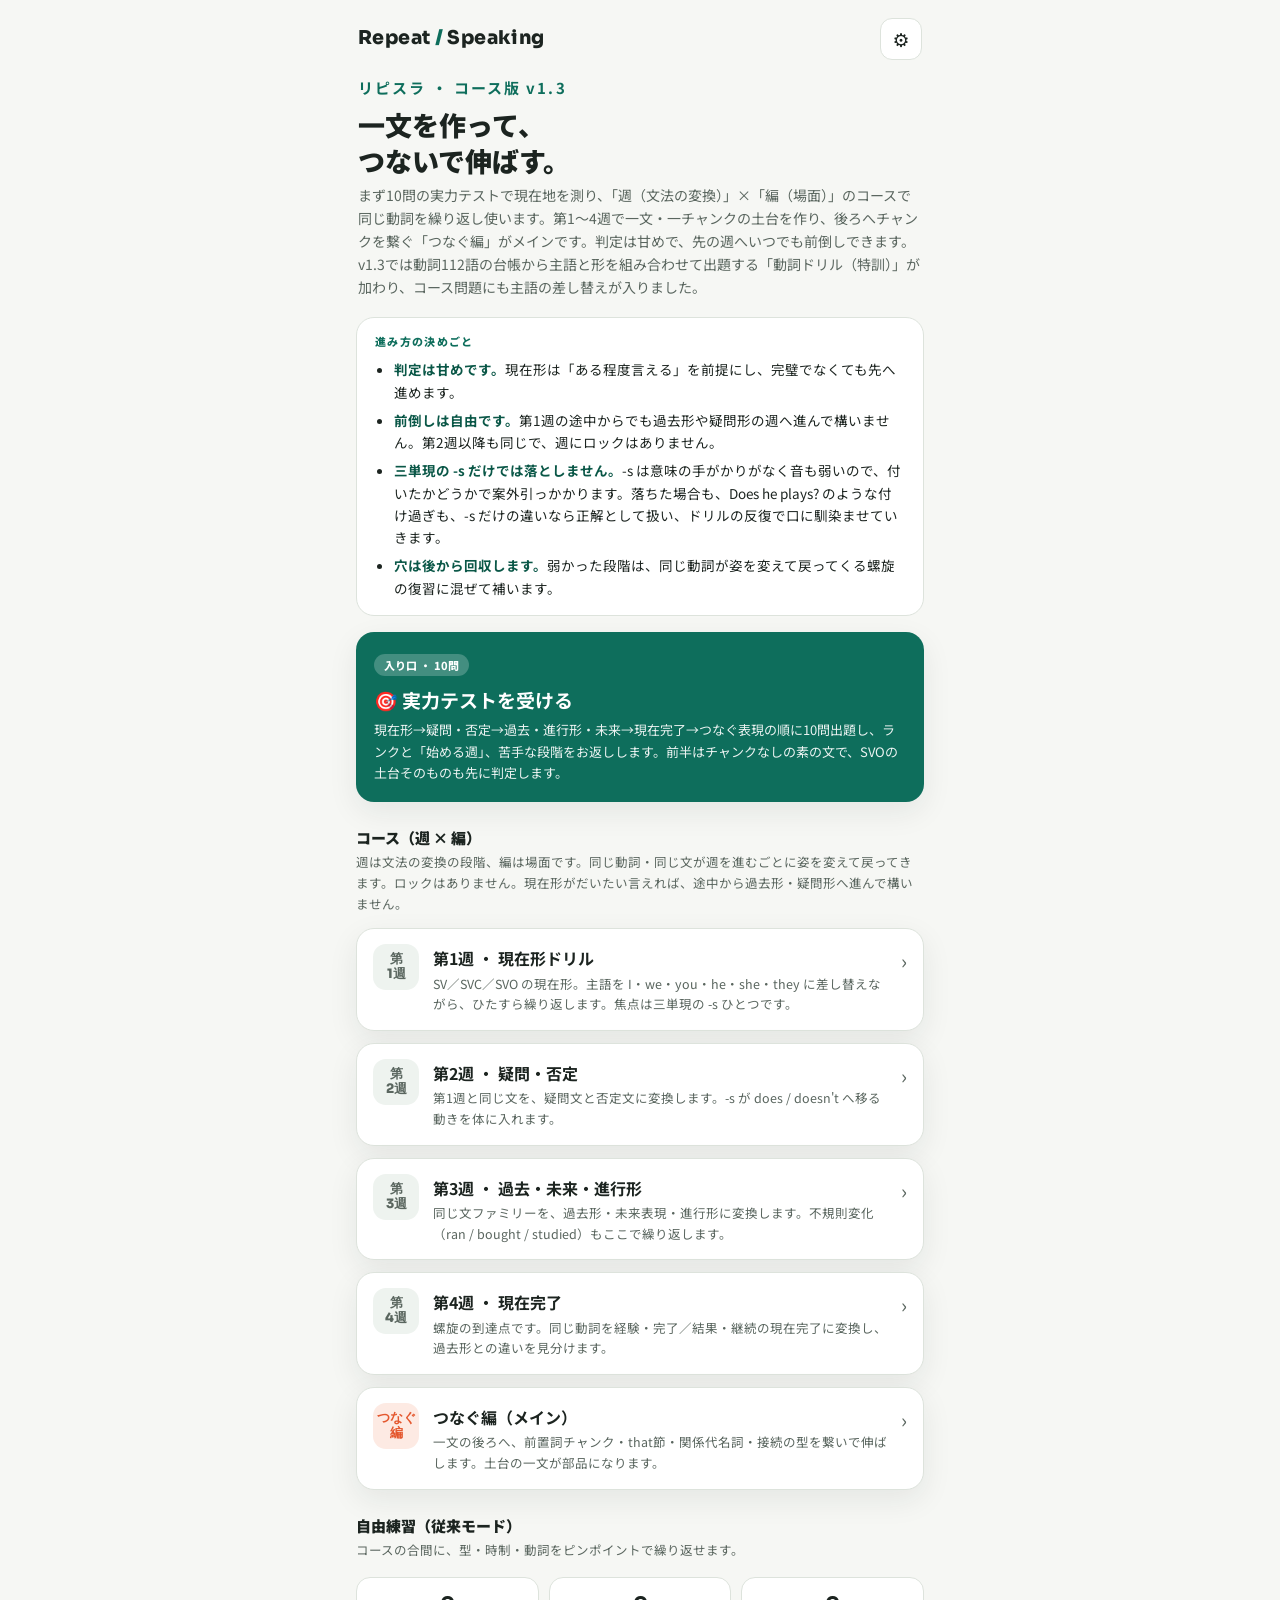
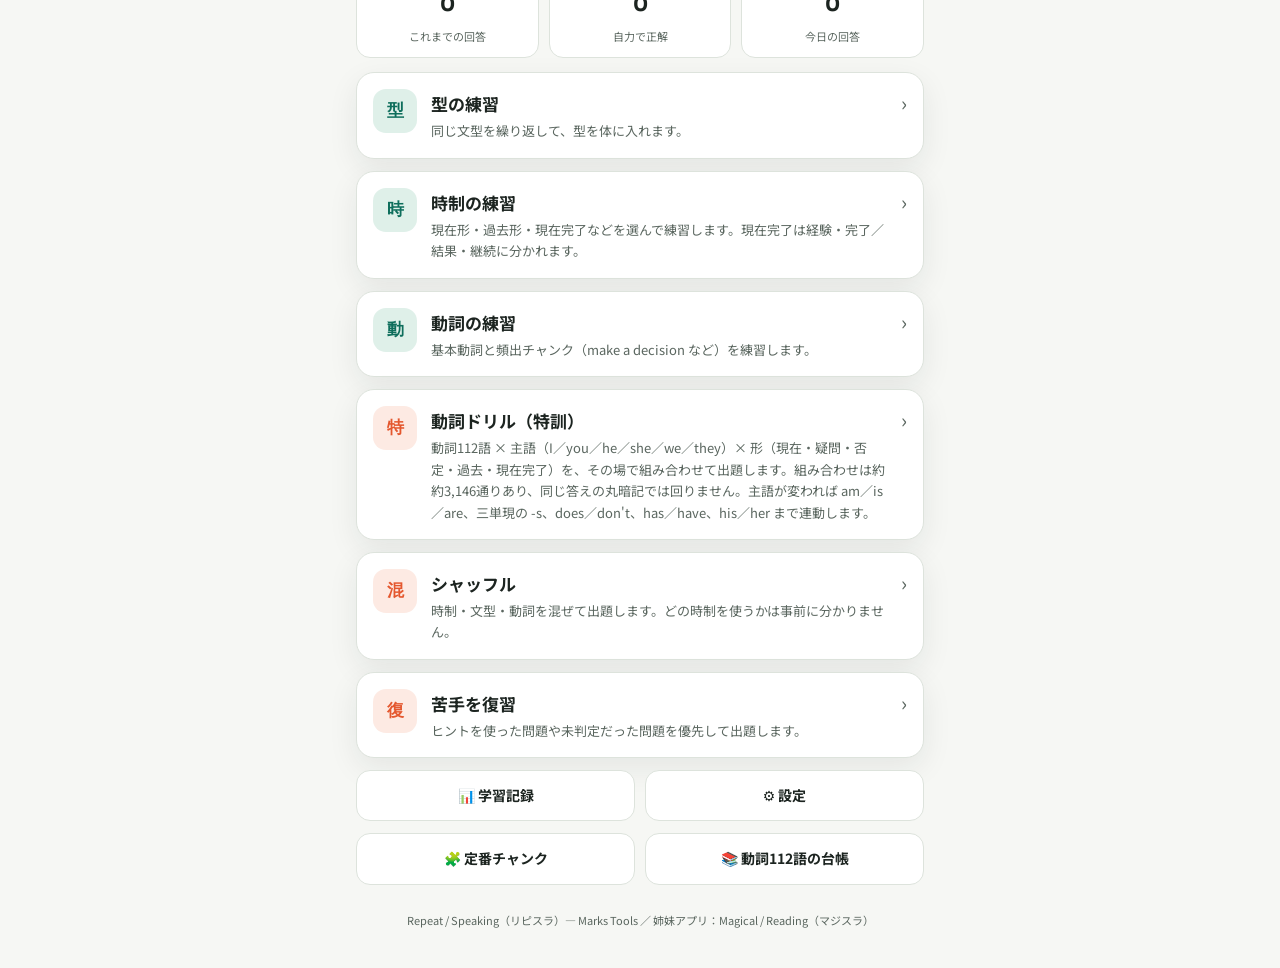
<file: index.html>
<!doctype html>
<html lang="ja">
<head>
<meta charset="utf-8" />
<meta name="viewport" content="width=device-width, initial-scale=1, viewport-fit=cover" />
<meta name="color-scheme" content="light dark" />
<link rel="icon" href="data:," />
<title>Repeat / Speaking — リピスラ</title>
<link rel="preconnect" href="https://fonts.googleapis.com">
<link rel="preconnect" href="https://fonts.gstatic.com" crossorigin>
<link href="https://fonts.googleapis.com/css2?family=Noto+Sans+JP:wght@400;500;700;900&family=Sora:wght@600;700;800&display=swap" rel="stylesheet">
<style>
:root{
  --bg:#f6f7f4; --surface:#ffffff; --surface2:#eef3ef; --ink:#1c2420; --ink2:#5a665f;
  --line:#dde3dc; --brand:#0e6e5c; --brand-dark:#0a5747; --brand-soft:#dff0e9;
  --accent:#e4572e; --accent-soft:#fdeae3; --gold:#b98a12; --gold-soft:#faf0d2;
  --ok:#0e6e5c; --warn:#9a6a00; --bad:#b3372a;
  --radius:18px; --shadow:0 10px 30px rgba(20,40,32,.08);
}
@media (prefers-color-scheme: dark){
  :root{
    --bg:#121714; --surface:#1c2320; --surface2:#242d29; --ink:#eef2ee; --ink2:#a7b3ab;
    --line:#333e38; --brand:#3cbfa4; --brand-dark:#7fd8c3; --brand-soft:#173c33;
    --accent:#ff8a5f; --accent-soft:#47271c; --gold:#e3bc55; --gold-soft:#40350f;
    --ok:#3cbfa4; --warn:#e3bc55; --bad:#ff8a7a; --shadow:0 10px 30px rgba(0,0,0,.35);
  }
}
*{box-sizing:border-box}
html{-webkit-text-size-adjust:100%}
body{margin:0;background:var(--bg);color:var(--ink);font-family:"Noto Sans JP",system-ui,sans-serif;line-height:1.65}
button{font:inherit;cursor:pointer;border:none;background:none;color:inherit}
button:focus-visible,a:focus-visible,input:focus-visible,select:focus-visible{outline:3px solid var(--brand);outline-offset:2px}
.wrap{max-width:600px;margin:0 auto;padding:0 16px calc(28px + env(safe-area-inset-bottom))}
.screen{display:none}
.screen.on{display:block;animation:fade .22s ease}
@keyframes fade{from{opacity:0;transform:translateY(4px)}to{opacity:1;transform:none}}
@media (prefers-reduced-motion: reduce){.screen.on{animation:none}.mic.pulse{animation:none}}

/* header */
.topbar{display:flex;align-items:center;justify-content:space-between;padding:18px 2px 6px}
.wordmark{font-family:"Sora",sans-serif;font-weight:800;font-size:19px;letter-spacing:.02em}
.wordmark span{color:var(--brand)}
.iconbtn{width:42px;height:42px;border-radius:12px;background:var(--surface);border:1px solid var(--line);display:grid;place-items:center;font-size:19px}
.hero{padding:10px 2px 4px}
.hero h1{font-size:15px;margin:0;color:var(--brand);font-weight:700;letter-spacing:.14em}
.hero .big{font-size:27px;font-weight:900;line-height:1.35;margin:6px 0 4px}
.hero p{margin:0;color:var(--ink2);font-size:14px}
.stat-strip{display:flex;gap:10px;margin:16px 0 4px}
.stat{flex:1;background:var(--surface);border:1px solid var(--line);border-radius:14px;padding:10px 12px;text-align:center}
.stat b{display:block;font-size:20px;font-family:"Sora",sans-serif}
.stat small{color:var(--ink2);font-size:11px}

/* mode cards */
.mode-list{display:grid;gap:12px;margin-top:14px}
.mode-card{display:flex;gap:14px;align-items:flex-start;text-align:left;width:100%;background:var(--surface);border:1px solid var(--line);border-radius:var(--radius);padding:16px;box-shadow:var(--shadow)}
.mode-card:active{transform:scale(.99)}
.mode-num{flex:none;width:44px;height:44px;border-radius:13px;background:var(--brand-soft);color:var(--brand);display:grid;place-items:center;font-family:"Sora",sans-serif;font-weight:800;font-size:17px}
.mode-card.accent .mode-num{background:var(--accent-soft);color:var(--accent)}
.mode-card h2{font-size:17px;margin:1px 0 2px;font-weight:700}
.mode-card p{margin:0;font-size:13px;color:var(--ink2)}
.mode-card .chev{margin-left:auto;color:var(--ink2);font-size:20px;line-height:1.4}
.sub-row{display:flex;gap:10px;margin-top:12px}
.sub-btn{flex:1;background:var(--surface);border:1px solid var(--line);border-radius:14px;padding:13px;font-weight:700;font-size:14px}
.note{font-size:12px;color:var(--ink2);margin-top:14px}

/* generic */
.backrow{display:flex;align-items:center;gap:10px;padding:16px 0 4px}
.backbtn{width:40px;height:40px;border-radius:12px;background:var(--surface);border:1px solid var(--line);font-size:18px;display:grid;place-items:center}
.screen-title{font-size:21px;font-weight:900;margin:0}
.screen-sub{color:var(--ink2);font-size:13px;margin:2px 0 0}
.chip-grid{display:grid;gap:10px;margin-top:16px}
.pick{display:flex;justify-content:space-between;align-items:center;width:100%;text-align:left;background:var(--surface);border:1px solid var(--line);border-radius:14px;padding:14px 16px}
.pick b{font-size:15px}
.pick small{display:block;color:var(--ink2);font-size:12px;font-weight:400}
.pick .cnt{font-family:"Sora",sans-serif;color:var(--brand);font-weight:700;font-size:13px;white-space:nowrap}
.field{margin-top:18px}
.field>label{display:block;font-weight:700;font-size:14px;margin-bottom:8px}
.seg{display:flex;flex-wrap:wrap;gap:8px}
.seg button{border:1px solid var(--line);background:var(--surface);border-radius:999px;padding:8px 16px;font-size:14px;font-weight:500}
.seg button.sel{background:var(--brand);border-color:var(--brand);color:#fff;font-weight:700}
@media (prefers-color-scheme: dark){.seg button.sel{color:#0c1512}}
.primary-btn{display:block;width:100%;background:var(--brand);color:#fff;font-weight:800;font-size:16px;border-radius:15px;padding:15px;margin-top:22px}
.primary-btn:disabled{opacity:.45}
.ghost-btn{display:block;width:100%;background:var(--surface);border:1px solid var(--line);font-weight:700;font-size:15px;border-radius:15px;padding:13px;margin-top:10px}
.danger-btn{color:var(--bad)}

/* practice */
.progress-head{display:flex;justify-content:space-between;align-items:baseline;margin-top:14px}
.progress-head .mode-name{font-weight:800;font-size:15px}
.progress-head .count{font-family:"Sora",sans-serif;color:var(--ink2);font-size:14px}
.progressbar{height:8px;background:var(--surface2);border-radius:99px;overflow:hidden;margin-top:8px}
.progressbar i{display:block;height:100%;background:var(--brand);border-radius:99px;transition:width .35s ease}
.prompt-card{background:var(--surface);border:1px solid var(--line);border-radius:var(--radius);box-shadow:var(--shadow);padding:26px 20px 22px;margin-top:16px;text-align:center}
.prompt-label{font-size:12px;letter-spacing:.16em;color:var(--brand);font-weight:700}
.prompt-ja{font-size:25px;font-weight:900;line-height:1.5;margin:12px 0 8px}
.prompt-ctx{font-size:13px;color:var(--ink2);margin:0}
.mic-zone{margin-top:22px;text-align:center}
.mic{width:96px;height:96px;border-radius:50%;background:var(--brand);color:#fff;font-size:40px;display:grid;place-items:center;margin:0 auto;box-shadow:0 12px 26px rgba(14,110,92,.35)}
.mic.listening{background:var(--accent);animation:pulse 1.1s ease-in-out infinite}
@keyframes pulse{0%,100%{transform:scale(1)}50%{transform:scale(1.07)}}
.mic-state{margin-top:12px;font-size:14px;font-weight:700;min-height:24px}
.mic-state small{display:block;font-weight:400;color:var(--ink2);font-size:12px}
.tool-row{display:flex;gap:10px;margin-top:18px}
.tool-row button{flex:1;background:var(--surface);border:1px solid var(--line);border-radius:13px;padding:12px 6px;font-weight:700;font-size:14px}
.tool-row button:disabled{opacity:.4}
.hint-box{display:none;background:var(--gold-soft);border:1px solid var(--gold);border-radius:14px;padding:14px 16px;margin-top:16px;font-size:15px}
.hint-box.on{display:block}
.hint-box .h-label{font-size:11px;font-weight:800;letter-spacing:.12em;color:var(--warn)}
.hint-box .h-body{margin-top:4px;font-weight:700;word-break:break-word}
.text-input-zone{display:none;margin-top:16px}
.text-input-zone.on{display:block}
.text-input-zone textarea{width:100%;border:1px solid var(--line);border-radius:14px;padding:13px;font:inherit;font-size:16px;background:var(--surface);color:var(--ink);min-height:76px;resize:vertical}
.err-box{display:none;background:var(--accent-soft);border:1px solid var(--accent);color:var(--ink);border-radius:14px;padding:13px 15px;margin-top:16px;font-size:14px}
.err-box.on{display:block}

/* result */
.verdict{border-radius:var(--radius);padding:20px;margin-top:16px;text-align:center;border:1px solid var(--line);background:var(--surface)}
.verdict.ok{background:var(--brand-soft);border-color:var(--brand)}
.verdict.un{background:var(--gold-soft);border-color:var(--gold)}
.verdict .v-icon{font-size:34px;line-height:1}
.verdict h2{margin:6px 0 2px;font-size:21px}
.verdict p{margin:0;font-size:13px;color:var(--ink2)}
.your-answer{background:var(--surface);border:1px solid var(--line);border-radius:14px;padding:14px 16px;margin-top:14px}
.your-answer small{color:var(--ink2);font-size:12px;font-weight:700;letter-spacing:.08em}
.your-answer .ans{font-size:18px;font-weight:700;margin-top:2px;word-break:break-word}
.model-card{background:var(--surface);border:1px solid var(--line);border-radius:var(--radius);padding:18px;margin-top:14px;box-shadow:var(--shadow)}
.model-head{display:flex;justify-content:space-between;align-items:center}
.model-head b{font-size:13px;letter-spacing:.1em;color:var(--brand)}
.toggle{display:flex;background:var(--surface2);border-radius:99px;padding:3px}
.toggle button{border-radius:99px;padding:5px 12px;font-size:12px;font-weight:700;color:var(--ink2)}
.toggle button.sel{background:var(--surface);color:var(--ink);box-shadow:0 1px 4px rgba(0,0,0,.12)}
.model-sentence{font-size:21px;font-weight:800;line-height:1.55;margin:12px 0 4px;word-break:break-word}
.chunk-wrap{display:flex;flex-wrap:wrap;gap:8px;margin-top:12px}
.chunk{border:1.5px solid var(--brand);color:var(--brand-dark);background:var(--brand-soft);border-radius:12px;padding:9px 12px;font-weight:700;font-size:16px;text-align:left}
.chunk small{display:block;font-weight:500;font-size:12px;color:var(--ink2)}
.chunk .chunk-ja{display:none;margin-top:3px;font-size:13px;color:var(--ink);font-weight:500}
.chunk.open .chunk-ja{display:block}
.explain{font-size:13px;color:var(--ink2);margin-top:12px}
.listen-row{display:flex;gap:10px;margin-top:14px}
.listen-row button{flex:1;border-radius:12px;padding:12px;font-weight:700;font-size:14px;background:var(--surface2);border:1px solid var(--line)}
.result-actions{margin-top:18px}
.ai-box{display:none;background:var(--surface);border:1px dashed var(--brand);border-radius:14px;padding:14px 16px;margin-top:14px}
.ai-box.on{display:block}
.ai-box textarea{width:100%;min-height:150px;border:1px solid var(--line);border-radius:10px;padding:10px;font:inherit;font-size:12.5px;background:var(--bg);color:var(--ink)}
.ai-links{display:flex;gap:8px;margin-top:10px;flex-wrap:wrap}
.ai-links a{flex:1;text-align:center;text-decoration:none;background:var(--brand);color:#fff;font-weight:700;font-size:13px;border-radius:10px;padding:10px 4px}
@media (prefers-color-scheme: dark){.ai-links a{color:#0c1512}}
.toast{position:fixed;left:50%;bottom:calc(22px + env(safe-area-inset-bottom));transform:translateX(-50%) translateY(20px);background:var(--ink);color:var(--bg);padding:11px 20px;border-radius:99px;font-size:14px;font-weight:700;opacity:0;pointer-events:none;transition:.25s;z-index:50;max-width:88vw;text-align:center}
.toast.on{opacity:1;transform:translateX(-50%)}

/* summary & records */
.score-hero{text-align:center;padding:26px 10px 6px}
.score-hero .score{font-family:"Sora",sans-serif;font-size:52px;font-weight:800;color:var(--brand);line-height:1}
.score-hero p{color:var(--ink2);margin:6px 0 0;font-size:14px}
.review-item{background:var(--surface);border:1px solid var(--line);border-radius:14px;padding:13px 15px;margin-top:10px}
.review-item .r-ja{font-weight:700;font-size:14px}
.review-item .r-en{font-size:14px;color:var(--ink2)}
.badge{display:inline-block;font-size:11px;font-weight:800;border-radius:99px;padding:2px 9px;margin-right:6px;vertical-align:1px}
.badge.ok{background:var(--brand-soft);color:var(--brand)}
.badge.un{background:var(--gold-soft);color:var(--warn)}
.badge.hint{background:var(--accent-soft);color:var(--accent)}
.mastery-row{display:flex;justify-content:space-between;align-items:center;background:var(--surface);border:1px solid var(--line);border-radius:13px;padding:12px 15px;margin-top:9px}
.mastery-row b{font-size:14px}
.stars{color:var(--gold);font-size:15px;letter-spacing:2px;white-space:nowrap}
.stars small{color:var(--ink2);letter-spacing:0;font-size:11px;margin-left:6px}
.empty-box{background:var(--surface);border:1px dashed var(--line);border-radius:14px;padding:22px;text-align:center;color:var(--ink2);font-size:14px;margin-top:14px}
.file-label{display:block;width:100%;text-align:center;background:var(--surface);border:1px solid var(--line);font-weight:700;font-size:15px;border-radius:15px;padding:13px;margin-top:10px;cursor:pointer}
select,input[type="text"]{font:inherit}
.foot{margin-top:26px;text-align:center;color:var(--ink2);font-size:11px}

/* v1.2: 実力テスト・コース */
.test-card{display:block;width:100%;text-align:left;background:var(--brand);color:#fff;border-radius:var(--radius);padding:18px;margin-top:16px;box-shadow:var(--shadow)}
.test-card h2{margin:0 0 4px;font-size:19px}
.test-card p{margin:0;font-size:13px;opacity:.92}
.test-card .tc-badge{display:inline-block;background:rgba(255,255,255,.22);border-radius:99px;padding:2px 10px;font-size:11px;font-weight:800;margin-bottom:8px}
@media (prefers-color-scheme: dark){.test-card{color:#0c1512}.test-card .tc-badge{background:rgba(0,0,0,.18)}}
.policy-box{background:var(--surface);border:1px solid var(--line);border-radius:var(--radius);padding:14px 18px 10px;margin-top:14px}
.policy-box .po-label{font-size:11px;font-weight:800;letter-spacing:.12em;color:var(--brand)}
.policy-box ul{margin:8px 0 6px;padding-left:19px}
.policy-box li{font-size:13.5px;margin-bottom:6px}
.policy-box li b{color:var(--brand-dark)}
.rank-box{background:var(--surface);border:1px solid var(--brand);border-radius:var(--radius);padding:16px 18px;margin-top:14px}
.rank-box .r-label{font-size:11px;font-weight:800;letter-spacing:.12em;color:var(--brand)}
.rank-box .r-name{font-size:22px;font-weight:900;margin:2px 0}
.rank-box p{margin:4px 0 0;font-size:13px;color:var(--ink2)}
.week-card{display:flex;gap:14px;align-items:flex-start;text-align:left;width:100%;background:var(--surface);border:1px solid var(--line);border-radius:var(--radius);padding:15px 16px;box-shadow:var(--shadow)}
.week-card:active{transform:scale(.99)}
.week-card.rec{border-color:var(--brand);border-width:2px}
.week-num{flex:none;width:46px;height:46px;border-radius:13px;background:var(--surface2);color:var(--ink2);display:grid;place-items:center;font-family:"Sora",sans-serif;font-weight:800;font-size:13px;text-align:center;line-height:1.15}
.week-card.rec .week-num{background:var(--brand-soft);color:var(--brand)}
.week-card.main-week .week-num{background:var(--accent-soft);color:var(--accent)}
.week-card h3{font-size:16px;margin:1px 0 2px;font-weight:700}
.week-card p{margin:0;font-size:12.5px;color:var(--ink2)}
.week-card .rec-tag{font-size:11px;font-weight:800;color:var(--brand)}
.section-head{font-size:15px;font-weight:900;margin:24px 0 2px}
.section-sub{font-size:12.5px;color:var(--ink2);margin:0}
.scene-row{display:flex;flex-wrap:wrap;gap:8px;margin-top:10px}
.scene-row button{border:1px solid var(--line);background:var(--surface);border-radius:999px;padding:8px 15px;font-size:14px;font-weight:600}
.scene-row button.sel{background:var(--brand);border-color:var(--brand);color:#fff;font-weight:700}
@media (prefers-color-scheme: dark){.scene-row button.sel{color:#0c1512}}
.diag-grid{display:grid;gap:10px;margin-top:12px}
.diag-card{background:var(--surface);border:1px solid var(--line);border-radius:14px;padding:14px 16px}
.diag-card b{font-size:14px}
.diag-card .d-meter{height:8px;background:var(--surface2);border-radius:99px;overflow:hidden;margin:8px 0 6px}
.diag-card .d-meter i{display:block;height:100%;background:var(--brand)}
.diag-card p{margin:0;font-size:12.5px;color:var(--ink2)}
.chunk-tag{display:inline-block;font-size:11px;font-weight:800;background:var(--gold-soft);color:var(--warn);border-radius:99px;padding:2px 9px;margin:0 4px 4px 0}
.fchunk{background:var(--surface);border:1px solid var(--line);border-radius:14px;padding:14px 16px;margin-top:10px}
.fchunk .fc-en{font-size:17px;font-weight:800}
.fchunk .fc-cat{font-size:11px;font-weight:800;color:var(--brand);letter-spacing:.06em}
.fchunk .fc-ex{font-size:13.5px;margin-top:6px}
.fchunk .fc-ex small{display:block;color:var(--ink2);font-size:12px}
.verb-table{width:100%;border-collapse:collapse;margin-top:12px;background:var(--surface);border:1px solid var(--line);border-radius:14px;overflow:hidden}
.verb-table th,.verb-table td{padding:9px 11px;font-size:13px;text-align:left;border-bottom:1px solid var(--line);vertical-align:top}
.verb-table th{background:var(--surface2);font-size:12px}
.verb-table tr:last-child td{border-bottom:none}
.vtype{font-family:"Sora",sans-serif;font-weight:800;font-size:11px;border-radius:6px;padding:2px 7px;white-space:nowrap}
.vtype.sv{background:var(--brand-soft);color:var(--brand)}
.vtype.svc{background:var(--gold-soft);color:var(--warn)}
.vtype.svo{background:var(--accent-soft);color:var(--accent)}
.stage-row{display:flex;justify-content:space-between;align-items:center;background:var(--surface);border:1px solid var(--line);border-radius:13px;padding:11px 15px;margin-top:8px;font-size:14px}
.stage-row .s-score{font-family:"Sora",sans-serif;font-weight:700;color:var(--brand);white-space:nowrap}
</style>
</head>
<body>
<div class="wrap">

  <!-- S01 ホーム -->
  <section class="screen on" id="scr-home">
    <div class="topbar">
      <div class="wordmark">Repeat <span>/</span> Speaking</div>
      <button class="iconbtn" id="btn-home-settings" aria-label="設定">⚙️</button>
    </div>
    <div class="hero">
      <h1>リピスラ ・ コース版 v1.3</h1>
      <div class="big">一文を作って、<br>つないで伸ばす。</div>
      <p>まず10問の実力テストで現在地を測り、「週（文法の変換）」×「編（場面）」のコースで同じ動詞を繰り返し使います。第1〜4週で一文・一チャンクの土台を作り、後ろへチャンクを繋ぐ「つなぐ編」がメインです。判定は甘めで、先の週へいつでも前倒しできます。v1.3では動詞112語の台帳から主語と形を組み合わせて出題する「動詞ドリル（特訓）」が加わり、コース問題にも主語の差し替えが入りました。</p>
    </div>
    <div class="policy-box">
      <div class="po-label">進み方の決めごと</div>
      <ul>
        <li><b>判定は甘めです。</b>現在形は「ある程度言える」を前提にし、完璧でなくても先へ進めます。</li>
        <li><b>前倒しは自由です。</b>第1週の途中からでも過去形や疑問形の週へ進んで構いません。第2週以降も同じで、週にロックはありません。</li>
        <li><b>三単現の -s だけでは落としません。</b>-s は意味の手がかりがなく音も弱いので、付いたかどうかで案外引っかかります。落ちた場合も、Does he plays? のような付け過ぎも、-s だけの違いなら正解として扱い、ドリルの反復で口に馴染ませていきます。</li>
        <li><b>穴は後から回収します。</b>弱かった段階は、同じ動詞が姿を変えて戻ってくる螺旋の復習に混ぜて補います。</li>
      </ul>
    </div>
    <button class="test-card" id="btn-placement">
      <span class="tc-badge">入り口 ・ 10問</span>
      <h2>🎯 実力テストを受ける</h2>
      <p>現在形→疑問・否定→過去・進行形・未来→現在完了→つなぐ表現の順に10問出題し、ランクと「始める週」、苦手な段階をお返しします。前半はチャンクなしの素の文で、SVOの土台そのものも先に判定します。</p>
    </button>
    <div class="rank-box" id="rank-box" style="display:none">
      <div class="r-label">あなたの現在地（仮置き）</div>
      <div class="r-name" id="rank-name">—</div>
      <p id="rank-detail"></p>
      <button class="primary-btn" id="btn-rank-start" style="margin-top:12px">おすすめの週から始める ›</button>
    </div>
    <h3 class="section-head">コース（週 × 編）</h3>
    <p class="section-sub">週は文法の変換の段階、編は場面です。同じ動詞・同じ文が週を進むごとに姿を変えて戻ってきます。ロックはありません。現在形がだいたい言えれば、途中から過去形・疑問形へ進んで構いません。</p>
    <div class="mode-list" id="week-list"></div>
    <h3 class="section-head">自由練習（従来モード）</h3>
    <p class="section-sub">コースの合間に、型・時制・動詞をピンポイントで繰り返せます。</p>
    <div class="stat-strip">
      <div class="stat"><b id="stat-total">0</b><small>これまでの回答</small></div>
      <div class="stat"><b id="stat-ok">0</b><small>自力で正解</small></div>
      <div class="stat"><b id="stat-streak">0</b><small>今日の回答</small></div>
    </div>
    <div class="mode-list">
      <button class="mode-card" data-mode="pattern">
        <span class="mode-num">型</span>
        <span><h2>型の練習</h2><p>同じ文型を繰り返して、型を体に入れます。</p></span>
        <span class="chev">›</span>
      </button>
      <button class="mode-card" data-mode="tense">
        <span class="mode-num">時</span>
        <span><h2>時制の練習</h2><p>現在形・過去形・現在完了などを選んで練習します。現在完了は経験・完了／結果・継続に分かれます。</p></span>
        <span class="chev">›</span>
      </button>
      <button class="mode-card" data-mode="verb">
        <span class="mode-num">動</span>
        <span><h2>動詞の練習</h2><p>基本動詞と頻出チャンク（make a decision など）を練習します。</p></span>
        <span class="chev">›</span>
      </button>
      <button class="mode-card accent" id="btn-drill">
        <span class="mode-num">特</span>
        <span><h2>動詞ドリル（特訓）</h2><p>動詞112語 × 主語（I／you／he／she／we／they）× 形（現在・疑問・否定・過去・現在完了）を、その場で組み合わせて出題します。組み合わせは約<span id="combo-count">―</span>通りあり、同じ答えの丸暗記では回りません。主語が変われば am／is／are、三単現の -s、does／don't、has／have、his／her まで連動します。</p></span>
        <span class="chev">›</span>
      </button>
      <button class="mode-card accent" data-mode="shuffle">
        <span class="mode-num">混</span>
        <span><h2>シャッフル</h2><p>時制・文型・動詞を混ぜて出題します。どの時制を使うかは事前に分かりません。</p></span>
        <span class="chev">›</span>
      </button>
      <button class="mode-card accent" data-mode="weak">
        <span class="mode-num">復</span>
        <span><h2>苦手を復習</h2><p>ヒントを使った問題や未判定だった問題を優先して出題します。</p></span>
        <span class="chev">›</span>
      </button>
    </div>
    <div class="sub-row">
      <button class="sub-btn" id="btn-goto-records">📊 学習記録</button>
      <button class="sub-btn" id="btn-goto-settings">⚙️ 設定</button>
    </div>
    <div class="sub-row">
      <button class="sub-btn" id="btn-goto-chunks">🧩 定番チャンク</button>
      <button class="sub-btn" id="btn-goto-verbs">📚 動詞112語の台帳</button>
    </div>
    <p class="note" id="sr-note"></p>
    <p class="foot">Repeat / Speaking（リピスラ）— Marks Tools ／ 姉妹アプリ：Magical / Reading（マジスラ）</p>
  </section>

  <!-- 選択画面（型・時制・動詞） -->
  <section class="screen" id="scr-pick">
    <div class="backrow">
      <button class="backbtn" data-back="home" aria-label="戻る">←</button>
      <div><h2 class="screen-title" id="pick-title">選んでください</h2><p class="screen-sub" id="pick-sub"></p></div>
    </div>
    <div class="field">
      <label>問題数</label>
      <div class="seg" id="pick-count">
        <button data-v="5">5問</button><button data-v="10" class="sel">10問</button><button data-v="20">20問</button>
      </div>
    </div>
    <div class="chip-grid" id="pick-list"></div>
  </section>

  <!-- v1.3 動詞ドリル設定 -->
  <section class="screen" id="scr-drill">
    <div class="backrow">
      <button class="backbtn" data-back="home" aria-label="戻る">←</button>
      <div><h2 class="screen-title">動詞ドリル（特訓）</h2><p class="screen-sub">動詞 × 主語 × 形をその場で組み合わせて出題します（1回10問）。</p></div>
    </div>
    <div class="field">
      <label>レベル（使う形の広さ）</label>
      <div class="seg" id="drill-level">
        <button data-v="1">現在形のみ</button><button data-v="2">疑問・否定も</button><button data-v="3">過去形も</button><button data-v="4">現在完了も</button>
      </div>
      <p style="font-size:12px;color:var(--ink2);margin:6px 0 0">現在完了は、現在完了が自然な動詞だけで出題します。同じ動詞・同じ主語は続けて出ません。判定はいつもの甘め判定で、ヒント3段階も使えます。</p>
    </div>
    <div class="field">
      <label>動詞</label>
      <p style="font-size:15px;margin:0"><b id="drill-verb-name">ランダム（全動詞）</b></p>
      <p style="font-size:12px;color:var(--ink2);margin:4px 0 0">特定の動詞を特訓したいときは、台帳から動詞を選んでください。その動詞だけを主語と形を変えて出題します。</p>
      <button class="ghost-btn" id="btn-drill-pick">📚 台帳から動詞を選ぶ</button>
      <button class="ghost-btn" id="btn-drill-random" style="display:none">ランダム（全動詞）に戻す</button>
    </div>
    <div class="empty-box" id="drill-combo">出題できる組み合わせ：約―通り</div>
    <button class="primary-btn" id="btn-drill-start">特訓を始める（10問）›</button>
  </section>

  <!-- S03/S04 練習画面 -->
  <section class="screen" id="scr-practice">
    <div class="backrow">
      <button class="backbtn" id="btn-quit" aria-label="やめる">←</button>
      <div><h2 class="screen-title" style="font-size:17px">練習中</h2></div>
    </div>
    <div class="progress-head">
      <span class="mode-name" id="p-mode-name">シャッフル</span>
      <span class="count" id="p-count">1 / 10</span>
    </div>
    <div class="progressbar"><i id="p-bar" style="width:0%"></i></div>

    <div id="phase-ask">
      <div class="prompt-card">
        <div class="prompt-label">日本語のお題</div>
        <p class="prompt-ja" id="p-ja"></p>
        <p class="prompt-ctx" id="p-ctx"></p>
      </div>
      <div class="mic-zone" id="mic-zone">
        <button class="mic" id="btn-mic" aria-label="話す">🎤</button>
        <div class="mic-state" id="mic-state">押して話す<small>英語で声に出して言ってみましょう</small></div>
      </div>
      <div class="err-box" id="recog-error"></div>
      <div class="hint-box" id="hint-box"><div class="h-label" id="hint-label"></div><div class="h-body" id="hint-body"></div></div>
      <div class="text-input-zone" id="text-zone">
        <textarea id="text-answer" placeholder="英語で入力してください（例：I've seen that movie before.）" autocomplete="off"></textarea>
        <button class="primary-btn" id="btn-text-submit" style="margin-top:12px">この回答で判定する</button>
      </div>
      <div class="tool-row">
        <button id="btn-hint">💡 ヒント</button>
        <button id="btn-text-toggle">⌨️ テキスト入力</button>
        <button id="btn-skip">スキップ ›</button>
      </div>
    </div>

    <div id="phase-result" style="display:none">
      <div class="verdict" id="verdict">
        <div class="v-icon" id="v-icon">🟢</div>
        <h2 id="v-title">正解！</h2>
        <p id="v-msg"></p>
      </div>
      <div class="your-answer">
        <small>あなたの回答</small>
        <div class="ans" id="r-your"></div>
      </div>
      <div class="model-card">
        <div class="model-head">
          <b>お手本</b>
          <div class="toggle" role="group" aria-label="お手本の表示切替">
            <button id="tg-normal" class="sel">通常</button>
            <button id="tg-chunk">チャンク</button>
          </div>
        </div>
        <div class="model-sentence" id="model-normal"></div>
        <div class="chunk-wrap" id="model-chunks" style="display:none"></div>
        <p class="explain" id="r-explain"></p>
        <div class="listen-row">
          <button id="btn-listen-full">🔊 お手本を聞く</button>
          <button id="btn-listen-chunks">🔊 チャンクごとに聞く</button>
        </div>
      </div>
      <div class="ai-box" id="ai-box">
        <b style="font-size:14px">AIへの質問文</b>
        <p style="font-size:12px;color:var(--ink2);margin:4px 0 8px">コピーして、使いたいAIに貼り付けてください。あなたの英文をできるだけ生かして添削するよう依頼する文面です。</p>
        <textarea id="ai-text" readonly></textarea>
        <button class="primary-btn" id="btn-copy-ai" style="margin-top:10px">📋 質問文をコピー</button>
        <div class="ai-links">
          <a href="https://chatgpt.com/" target="_blank" rel="noopener">ChatGPT を開く</a>
          <a href="https://gemini.google.com/" target="_blank" rel="noopener">Gemini を開く</a>
          <a href="https://claude.ai/" target="_blank" rel="noopener">Claude を開く</a>
        </div>
        <button class="ghost-btn" id="btn-register-answer">自分の回答を正解として登録する</button>
      </div>
      <div class="result-actions">
        <button class="primary-btn" id="btn-next">次の問題へ ›</button>
        <button class="ghost-btn" id="btn-retry">🔁 もう一度話す</button>
        <button class="ghost-btn" id="btn-ai" style="display:none">💬 AIに相談する</button>
      </div>
    </div>
  </section>

  <!-- コース：編の選択 -->
  <section class="screen" id="scr-course">
    <div class="backrow">
      <button class="backbtn" data-back="home" aria-label="戻る">←</button>
      <div><h2 class="screen-title" id="course-title">第1週</h2><p class="screen-sub" id="course-sub"></p></div>
    </div>
    <div class="field">
      <label>編（場面）を選ぶ</label>
      <div class="scene-row" id="course-scenes"></div>
      <p style="font-size:12px;color:var(--ink2);margin:8px 0 0">その週×編の問題が少ない場合は、近い場面の問題も混ぜて10問にそろえます。判定は甘めです。三単現の -s は、落ちても付け過ぎても、-s だけの違いなら正解として扱います（未判定にもしません）。週にロックはなく、第1週の途中から先の週へ進んでも構いません。</p>
    </div>
    <div class="field">
      <label>問題数</label>
      <div class="seg" id="course-count">
        <button data-v="5">5問</button><button data-v="10" class="sel">10問</button><button data-v="20">20問</button>
      </div>
    </div>
    <button class="primary-btn" id="btn-course-start">この週・編で始める ›</button>
    <div id="course-preview"></div>
  </section>

  <!-- 定番チャンク -->
  <section class="screen" id="scr-chunks">
    <div class="backrow">
      <button class="backbtn" data-back="home" aria-label="戻る">←</button>
      <div><h2 class="screen-title">定番チャンク</h2><p class="screen-sub">主語と動詞が違っても、何度も戻ってくる言い回しです。</p></div>
    </div>
    <p style="font-size:13.5px;margin:14px 0 0">チャンクは「覚えるもの」ではなく「何度も出会うもの」として扱います。コースの中で、同じ塊が別の文・別の編・別の週に最低5回は違う姿で登場するよう問題を組んであります。暗記テストはしません。文の中でヒントなしで3回言えたら「身についた」目安です。カードをタップすると音声で聞けます。</p>
    <div id="fchunk-list"></div>
  </section>

  <!-- 動詞台帳 -->
  <section class="screen" id="scr-verbs">
    <div class="backrow">
      <button class="backbtn" data-back="home" aria-label="戻る">←</button>
      <div><h2 class="screen-title">動詞112語の台帳</h2><p class="screen-sub">「英語でよく使う動詞100選」の111語に wake を加えた統合台帳です。</p></div>
    </div>
    <p style="font-size:13.5px;margin:14px 0 0">日常英会話で頻出の動詞を、SV型・SVC型・SVO型・特殊に分類し、過去形・過去分詞も並べました。各動詞には型文が1つあり、動詞ドリル（特訓）はこの型文を主語（I／you／he／she／we／they）と形（現在・疑問・否定・過去・現在完了）で組み替えて出題します。動詞の行をタップすると、その動詞だけの特訓に入れます。mind／let／thank のような特殊な構文の動詞は、無理に生成せず固定表現として載せています。</p>
    <div id="verb-groups"></div>
  </section>

  <!-- S05 セット結果 -->
  <section class="screen" id="scr-summary">
    <div id="placement-result" style="display:none">
      <div class="score-hero">
        <div class="r-label" style="font-size:11px;font-weight:800;letter-spacing:.12em;color:var(--brand)">実力テスト結果 ・ ランク（仮置き）</div>
        <div class="score" id="pl-rank" style="font-size:34px;line-height:1.25">—</div>
        <p id="pl-msg"></p>
      </div>
      <h3 style="margin:16px 0 2px;font-size:15px">段階ごとの結果</h3>
      <div id="pl-stages"></div>
      <div class="diag-grid">
        <div class="diag-card"><b>土台（SVOそのもの）</b><p id="pl-base"></p></div>
        <div class="diag-card"><b>チャンク（言い回しの塊）</b><p id="pl-chunk"></p></div>
      </div>
      <button class="primary-btn" id="btn-pl-start">おすすめの週から始める ›</button>
      <button class="ghost-btn" id="btn-pl-week1">第1週から始める</button>
    </div>
    <div class="score-hero">
      <div class="score" id="sum-score">0 / 10</div>
      <p id="sum-msg">セットが終わりました。おつかれさまでした。</p>
    </div>
    <div id="sum-list"></div>
    <button class="primary-btn" id="btn-again">もう1セット練習する</button>
    <button class="ghost-btn" data-back="home">ホームに戻る</button>
  </section>

  <!-- S06 学習記録 -->
  <section class="screen" id="scr-records">
    <div class="backrow">
      <button class="backbtn" data-back="home" aria-label="戻る">←</button>
      <div><h2 class="screen-title">学習記録</h2><p class="screen-sub">分野ごとの習熟度と、これまでの回答です。</p></div>
    </div>
    <h3 style="margin:20px 0 2px;font-size:15px">詰まりの見分け（2層の診断）</h3>
    <p style="font-size:12.5px;color:var(--ink2);margin:4px 0 0">「チャンクで引っかかっている」のか「SVOそのもので詰まっている」のかを分けて見ます。対処が違うためです。土台が弱いのにチャンクを詰め込んでも伸びません。</p>
    <div class="diag-grid" id="diag-grid">
      <div class="diag-card"><b>① 土台層 ・ 素のSV／SVC／SVO</b><div class="d-meter"><i id="diag-base-bar" style="width:0%"></i></div><p id="diag-base-text">まだデータがありません。</p></div>
      <div class="diag-card"><b>② チャンク層 ・ 塊を繋げる力</b><div class="d-meter"><i id="diag-chunk-bar" style="width:0%"></i></div><p id="diag-chunk-text">まだデータがありません。</p></div>
    </div>
    <h3 style="margin:20px 0 2px;font-size:15px">分野別の習熟度</h3>
    <div id="mastery-list"></div>
    <h3 style="margin:22px 0 2px;font-size:15px">最近の回答</h3>
    <div id="histLog-list"></div>
    <h3 style="margin:22px 0 2px;font-size:15px">バックアップ</h3>
    <p style="font-size:13px;color:var(--ink2);margin:4px 0 0">学習記録と、登録した正解表現をJSONファイルで書き出し／読み込みできます。端末を変えるときの引き継ぎに使ってください。</p>
    <button class="ghost-btn" id="btn-export">⬇ JSONをエクスポート</button>
    <label class="file-label" for="import-file">⬆ JSONをインポート</label>
    <input type="file" id="import-file" accept="application/json,.json" style="display:none">
  </section>

  <!-- S06 設定 -->
  <section class="screen" id="scr-settings">
    <div class="backrow">
      <button class="backbtn" data-back="home" aria-label="戻る">←</button>
      <div><h2 class="screen-title">設定</h2><p class="screen-sub">練習の進め方を調整します。</p></div>
    </div>
    <div class="field"><label>標準の問題数</label><div class="seg" data-setting="count"><button data-v="5">5問</button><button data-v="10">10問</button><button data-v="20">20問</button></div></div>
    <div class="field"><label>難易度</label><div class="seg" data-setting="level"><button data-v="1">初級</button><button data-v="2">中級</button><button data-v="3">上級</button></div>
      <p style="font-size:12px;color:var(--ink2);margin:6px 0 0">初級は選んだ分野の問題だけ、中級以上は近い時制の問題も混ざります。</p></div>
    <div class="field"><label>回答方法</label><div class="seg" data-setting="input"><button data-v="voice">音声</button><button data-v="text">テキスト</button></div></div>
    <div class="field"><label>ヒント</label><div class="seg" data-setting="hints"><button data-v="on">オン</button><button data-v="off">オフ</button></div></div>
    <div class="field"><label>お手本の再生</label><div class="seg" data-setting="modelPlay"><button data-v="manual">手動</button><button data-v="auto">回答後に自動</button></div></div>
    <div class="field"><label>正解後の進行</label><div class="seg" data-setting="advance"><button data-v="manual">手動</button><button data-v="auto">自動</button></div></div>
    <div class="field"><label>音声の言語</label><div class="seg" data-setting="lang"><button data-v="en-US">アメリカ英語（en-US）</button><button data-v="en-GB">イギリス英語（en-GB）</button></div></div>
    <button class="primary-btn" data-back="home">設定を閉じる</button>
    <button class="ghost-btn danger-btn" id="btn-reset">学習記録をすべて消す</button>
  </section>
</div>
<div class="toast" id="toast"></div>
<script>
"use strict";
/* ============ 問題データ（仕様書 §10 の構造） ============ */
var QUESTIONS = [
/* ---- 現在完了・経験 ---- */
{id:"RS-PP-001",level:1,tense:"pp-exp",pattern:"have-past-participle",verb:"see",promptJa:"私はその映画を見たことがあります。",contextJa:"場面：友達に映画を見た経験を話しています。",primaryAnswer:"I've seen that movie before.",acceptedAnswers:["I've seen that movie before.","I have seen that movie before.","I've watched that movie before.","I have watched that movie before."],chunks:[{en:"I've seen that movie",ja:"その映画を見たことがあります"},{en:"before",ja:"以前に"}],hints:{structure:"S + have + 過去分詞 + O",pattern:"I've seen … / before.",full:"I've seen that movie / before."},explanation:"過去の特定の日ではなく、これまでの経験を表すので現在完了を使います。"},
{id:"RS-PP-002",level:1,tense:"pp-exp",pattern:"have-been-to",verb:"go",promptJa:"私は京都に行ったことがあります。",contextJa:"場面：旅行の経験を話しています。",primaryAnswer:"I've been to Kyoto before.",acceptedAnswers:["I've been to Kyoto before.","I have been to Kyoto before.","I've been to Kyoto.","I've visited Kyoto before."],chunks:[{en:"I've been",ja:"行ったことがあります"},{en:"to Kyoto",ja:"京都へ"},{en:"before",ja:"以前に"}],hints:{structure:"S + have been to + 場所",pattern:"I've been / to … / before.",full:"I've been / to Kyoto / before."},explanation:"行って帰ってきた経験は have been to を使います。"},
{id:"RS-PP-003",level:1,tense:"pp-exp",pattern:"have-never",verb:"eat",promptJa:"私は納豆を食べたことがありません。",contextJa:"場面：食の好みを話しています。",primaryAnswer:"I've never eaten natto.",acceptedAnswers:["I've never eaten natto.","I have never eaten natto.","I've never tried natto."],chunks:[{en:"I've never eaten",ja:"食べたことがありません"},{en:"natto",ja:"納豆を"}],hints:{structure:"S + have never + 過去分詞",pattern:"I've never eaten …",full:"I've never eaten natto."},explanation:"「〜したことがない」は have never + 過去分詞です。never は have の直後に置きます。"},
{id:"RS-PP-004",level:1,tense:"pp-exp",pattern:"have-you-ever",verb:"see",promptJa:"富士山を見たことがありますか。",contextJa:"場面：相手の経験をたずねています。",primaryAnswer:"Have you ever seen Mt. Fuji?",acceptedAnswers:["Have you ever seen Mt. Fuji?","Have you ever seen Mount Fuji?"],chunks:[{en:"Have you ever seen",ja:"見たことがありますか"},{en:"Mt. Fuji",ja:"富士山を"}],hints:{structure:"Have + S + ever + 過去分詞 …?",pattern:"Have you ever seen …?",full:"Have you ever seen Mt. Fuji?"},explanation:"経験をたずねるときは Have you ever …? の形を使います。"},
{id:"RS-PP-005",level:2,tense:"pp-exp",pattern:"have-never",verb:"drink",promptJa:"私はお酒を飲んだことがありません。",contextJa:"場面：飲み会で自己紹介しています。",primaryAnswer:"I've never drunk alcohol.",acceptedAnswers:["I've never drunk alcohol.","I have never drunk alcohol.","I've never had alcohol."],chunks:[{en:"I've never drunk",ja:"飲んだことがありません"},{en:"alcohol",ja:"お酒を"}],hints:{structure:"S + have never + 過去分詞",pattern:"I've never drunk …",full:"I've never drunk alcohol."},explanation:"drink の過去分詞は drunk です。"},
{id:"RS-PP-006",level:2,tense:"pp-exp",pattern:"have-past-participle",verb:"read",promptJa:"その本はもう読みました。",contextJa:"場面：友達に本の感想を求められています。",primaryAnswer:"I've already read that book.",acceptedAnswers:["I've already read that book.","I have already read that book.","I've read that book already."],chunks:[{en:"I've already read",ja:"もう読みました"},{en:"that book",ja:"その本は"}],hints:{structure:"S + have already + 過去分詞",pattern:"I've already read …",full:"I've already read that book."},explanation:"「もう〜した」は現在完了 + already で表します。read の過去分詞は read（発音はレッド）です。"},
{id:"RS-PP-007",level:2,tense:"pp-exp",pattern:"have-been-to",verb:"come",promptJa:"彼は日本に来たことがあります。",contextJa:"場面：同僚の経歴を話しています。",primaryAnswer:"He has been to Japan before.",acceptedAnswers:["He has been to Japan before.","He's been to Japan before.","He has visited Japan before."],chunks:[{en:"He has been",ja:"来たことがあります"},{en:"to Japan",ja:"日本へ"},{en:"before",ja:"以前に"}],hints:{structure:"He/She + has been to + 場所",pattern:"He has been / to … / before.",full:"He has been / to Japan / before."},explanation:"主語が三人称単数のときは has を使います。"},
{id:"RS-PP-008",level:1,tense:"pp-exp",pattern:"have-past-participle",verb:"meet",promptJa:"私は彼に会ったことがあります。",contextJa:"場面：知人の話をしています。",primaryAnswer:"I've met him before.",acceptedAnswers:["I've met him before.","I have met him before.","I've met him."],chunks:[{en:"I've met him",ja:"彼に会ったことがあります"},{en:"before",ja:"以前に"}],hints:{structure:"S + have + 過去分詞 + O",pattern:"I've met … / before.",full:"I've met him / before."},explanation:"meet の過去分詞は met です。"},
/* ---- 現在完了・完了／結果 ---- */
{id:"RS-PP-101",level:1,tense:"pp-comp",pattern:"have-just",verb:"finish",promptJa:"ちょうど宿題が終わったところです。",contextJa:"場面：家族に声をかけられています。",primaryAnswer:"I've just finished my homework.",acceptedAnswers:["I've just finished my homework.","I have just finished my homework.","I just finished my homework."],chunks:[{en:"I've just finished",ja:"ちょうど終わったところです"},{en:"my homework",ja:"宿題が"}],hints:{structure:"S + have just + 過去分詞",pattern:"I've just finished …",full:"I've just finished my homework."},explanation:"「〜したところ」は have just + 過去分詞です。"},
{id:"RS-PP-102",level:1,tense:"pp-comp",pattern:"have-not-yet",verb:"eat",promptJa:"私はまだ昼ごはんを食べていません。",contextJa:"場面：昼休みの誘いを受けています。",primaryAnswer:"I haven't eaten lunch yet.",acceptedAnswers:["I haven't eaten lunch yet.","I have not eaten lunch yet.","I haven't had lunch yet."],chunks:[{en:"I haven't eaten",ja:"まだ食べていません"},{en:"lunch",ja:"昼ごはんを"},{en:"yet",ja:"まだ（否定文で）"}],hints:{structure:"S + haven't + 過去分詞 + yet",pattern:"I haven't eaten … / yet.",full:"I haven't eaten lunch / yet."},explanation:"「まだ〜していない」は haven't + 過去分詞 + yet です。"},
{id:"RS-PP-103",level:1,tense:"pp-comp",pattern:"have-you-yet",verb:"do",promptJa:"もう予約をしましたか。",contextJa:"場面：旅行の準備を確認しています。",primaryAnswer:"Have you made a reservation yet?",acceptedAnswers:["Have you made a reservation yet?","Have you booked yet?","Have you made the reservation yet?"],chunks:[{en:"Have you made",ja:"もうしましたか"},{en:"a reservation",ja:"予約を"},{en:"yet",ja:"もう"}],hints:{structure:"Have + S + 過去分詞 … yet?",pattern:"Have you made … / yet?",full:"Have you made a reservation / yet?"},explanation:"予約は make a reservation というチャンクで表します。疑問文では yet を文末に置きます。"},
{id:"RS-PP-104",level:2,tense:"pp-comp",pattern:"have-already",verb:"make",promptJa:"私はもう決断しました。",contextJa:"場面：上司に判断の結果を報告しています。",primaryAnswer:"I've already made a decision.",acceptedAnswers:["I've already made a decision.","I have already made a decision.","I've made a decision already.","I made a decision."],chunks:[{en:"I've already made",ja:"もう〜しました"},{en:"a decision",ja:"決断を"}],hints:{structure:"S + have already + 過去分詞",pattern:"I've already made …",full:"I've already made a decision."},explanation:"decide の代わりに make a decision というチャンクも自然です。結果が今に残るときは現在完了が合います。"},
{id:"RS-PP-105",level:2,tense:"pp-comp",pattern:"have-just",verb:"get",promptJa:"今、家に着いたところです。",contextJa:"場面：家族に電話しています。",primaryAnswer:"I've just got home.",acceptedAnswers:["I've just got home.","I've just gotten home.","I just got home.","I've just arrived home."],chunks:[{en:"I've just got",ja:"今〜したところです"},{en:"home",ja:"家に着いた"}],hints:{structure:"S + have just + 過去分詞",pattern:"I've just got home.",full:"I've just got home."},explanation:"「家に着く」は get home というチャンクで表します。"},
{id:"RS-PP-106",level:1,tense:"pp-comp",pattern:"have-not-yet",verb:"know",promptJa:"結果はまだ分かりません。",contextJa:"場面：試験の結果を聞かれています。",primaryAnswer:"I don't know the result yet.",acceptedAnswers:["I don't know the result yet.","I do not know the result yet.","I haven't heard the result yet."],chunks:[{en:"I don't know",ja:"分かりません"},{en:"the result",ja:"結果は"},{en:"yet",ja:"まだ"}],hints:{structure:"S + don't + 動詞 + yet",pattern:"I don't know … / yet.",full:"I don't know the result / yet."},explanation:"「まだ分からない」は現在の状態なので don't know + yet が自然です。"},
/* ---- 現在完了・継続 ---- */
{id:"RS-PP-201",level:1,tense:"pp-cont",pattern:"have-lived-for",verb:"live",promptJa:"私は東京に10年住んでいます。",contextJa:"場面：引っ越しの話をしています。",primaryAnswer:"I've lived in Tokyo for ten years.",acceptedAnswers:["I've lived in Tokyo for ten years.","I have lived in Tokyo for ten years.","I've been living in Tokyo for ten years."],chunks:[{en:"I've lived",ja:"住んでいます"},{en:"in Tokyo",ja:"東京に"},{en:"for ten years",ja:"10年間"}],hints:{structure:"S + have + 過去分詞 + for + 期間",pattern:"I've lived / in … / for …",full:"I've lived / in Tokyo / for ten years."},explanation:"期間には for、起点には since を使います。住み続けているので現在完了です。"},
{id:"RS-PP-202",level:1,tense:"pp-cont",pattern:"have-known-since",verb:"know",promptJa:"私は彼を学生の頃から知っています。",contextJa:"場面：古い友人を紹介しています。",primaryAnswer:"I've known him since we were students.",acceptedAnswers:["I've known him since we were students.","I have known him since we were students.","I've known him since I was a student."],chunks:[{en:"I've known him",ja:"彼を知っています"},{en:"since we were students",ja:"学生の頃から"}],hints:{structure:"S + have known + O + since + 起点",pattern:"I've known … / since …",full:"I've known him / since we were students."},explanation:"know は状態動詞なので進行形にせず、現在完了で継続を表します。起点には since を使います。"},
{id:"RS-PP-203",level:2,tense:"pp-cont",pattern:"have-worked-for",verb:"work",promptJa:"私はこの会社で5年働いています。",contextJa:"場面：経歴を説明しています。",primaryAnswer:"I've worked at this company for five years.",acceptedAnswers:["I've worked at this company for five years.","I have worked at this company for five years.","I've worked for this company for five years.","I've been working at this company for five years."],chunks:[{en:"I've worked",ja:"働いています"},{en:"at this company",ja:"この会社で"},{en:"for five years",ja:"5年間"}],hints:{structure:"S + have + 過去分詞 + for + 期間",pattern:"I've worked / at … / for …",full:"I've worked / at this company / for five years."},explanation:"勤務先は at / for + 会社名、期間は for five years です。"},
{id:"RS-PP-204",level:2,tense:"pp-cont",pattern:"have-been-ing",verb:"wait",promptJa:"私は30分ずっと待っています。",contextJa:"場面：待ち合わせ場所から電話しています。",primaryAnswer:"I've been waiting for thirty minutes.",acceptedAnswers:["I've been waiting for thirty minutes.","I have been waiting for thirty minutes.","I've been waiting for 30 minutes."],chunks:[{en:"I've been waiting",ja:"ずっと待っています"},{en:"for thirty minutes",ja:"30分間"}],hints:{structure:"S + have been + -ing + for + 期間",pattern:"I've been waiting / for …",full:"I've been waiting / for thirty minutes."},explanation:"動作が今も続いていることを強調するときは現在完了進行形を使います。"},
{id:"RS-PP-205",level:1,tense:"pp-cont",pattern:"have-lived-for",verb:"have",promptJa:"私はこの車を3年持っています。",contextJa:"場面：車の話をしています。",primaryAnswer:"I've had this car for three years.",acceptedAnswers:["I've had this car for three years.","I have had this car for three years.","I've owned this car for three years."],chunks:[{en:"I've had",ja:"持っています"},{en:"this car",ja:"この車を"},{en:"for three years",ja:"3年間"}],hints:{structure:"S + have had + O + for + 期間",pattern:"I've had … / for …",full:"I've had this car / for three years."},explanation:"「持っている」の継続は have had で表します。前の have が助動詞、後の had が過去分詞です。"},
/* ---- 過去形 ---- */
{id:"RS-PA-001",level:1,tense:"past",pattern:"went-to",verb:"go",promptJa:"私は昨日、友達と映画を見ました。",contextJa:"場面：昨日の出来事を話しています。",primaryAnswer:"I watched a movie with my friends yesterday.",acceptedAnswers:["I watched a movie with my friends yesterday.","I saw a movie with my friends yesterday.","Yesterday, I watched a movie with my friends."],chunks:[{en:"I watched a movie",ja:"映画を見ました"},{en:"with my friends",ja:"友達と"},{en:"yesterday",ja:"昨日"}],hints:{structure:"S + 過去形 + O + with … + yesterday",pattern:"I watched … / with … / yesterday.",full:"I watched a movie / with my friends / yesterday."},explanation:"yesterday があるので過去形です。文は「見た／友達と／昨日」の順に前から組み立てます。"},
{id:"RS-PA-002",level:1,tense:"past",pattern:"went-to",verb:"go",promptJa:"私は去年、京都に行きました。",contextJa:"場面：過去の旅行を話しています。",primaryAnswer:"I went to Kyoto last year.",acceptedAnswers:["I went to Kyoto last year.","Last year, I went to Kyoto."],chunks:[{en:"I went",ja:"行きました"},{en:"to Kyoto",ja:"京都へ"},{en:"last year",ja:"去年"}],hints:{structure:"S + went to + 場所 + last year",pattern:"I went / to … / last year.",full:"I went / to Kyoto / last year."},explanation:"last year のような過去の一点が示されるときは過去形です（現在完了の been to との違いに注意）。"},
{id:"RS-PA-003",level:1,tense:"past",pattern:"made-decision",verb:"make",promptJa:"私は昨日、決断しました。",contextJa:"場面：昨日の出来事として報告しています。",primaryAnswer:"I made a decision yesterday.",acceptedAnswers:["I made a decision yesterday.","I decided yesterday.","Yesterday, I made a decision."],chunks:[{en:"I made",ja:"しました"},{en:"a decision",ja:"決断を"},{en:"yesterday",ja:"昨日"}],hints:{structure:"S + made + a decision + yesterday",pattern:"I made / a decision / yesterday.",full:"I made / a decision / yesterday."},explanation:"make a decision と decided はどちらも自然な表現です。昨日という時点があるので過去形です。"},
{id:"RS-PA-004",level:1,tense:"past",pattern:"bought",verb:"buy",promptJa:"私は新しい靴を買いました。",contextJa:"場面：買い物の話をしています。",primaryAnswer:"I bought new shoes.",acceptedAnswers:["I bought new shoes.","I bought a pair of new shoes.","I bought some new shoes."],chunks:[{en:"I bought",ja:"買いました"},{en:"new shoes",ja:"新しい靴を"}],hints:{structure:"S + bought + O",pattern:"I bought …",full:"I bought new shoes."},explanation:"buy の過去形は bought です。shoes は通常複数形で使います。"},
{id:"RS-PA-005",level:2,tense:"past",pattern:"had-good-time",verb:"have",promptJa:"私たちは週末、楽しく過ごしました。",contextJa:"場面：週明けに同僚と話しています。",primaryAnswer:"We had a good time last weekend.",acceptedAnswers:["We had a good time last weekend.","We had a great time last weekend.","We enjoyed ourselves last weekend."],chunks:[{en:"We had a good time",ja:"楽しく過ごしました"},{en:"last weekend",ja:"週末（先週末）"}],hints:{structure:"S + had a good time + last weekend",pattern:"We had a good time / last weekend.",full:"We had a good time / last weekend."},explanation:"「楽しく過ごす」は have a good time というチャンクで表します。"},
{id:"RS-PA-006",level:1,tense:"past",pattern:"took-break",verb:"take",promptJa:"私は午後、休憩を取りました。",contextJa:"場面：仕事の進み具合を報告しています。",primaryAnswer:"I took a break in the afternoon.",acceptedAnswers:["I took a break in the afternoon.","I had a break in the afternoon."],chunks:[{en:"I took a break",ja:"休憩を取りました"},{en:"in the afternoon",ja:"午後に"}],hints:{structure:"S + took a break + in the afternoon",pattern:"I took a break / in the afternoon.",full:"I took a break / in the afternoon."},explanation:"「休憩を取る」は take a break というチャンクです。"},
{id:"RS-PA-007",level:2,tense:"past",pattern:"was-ing",verb:"look",promptJa:"その時、私は鍵を探していました。",contextJa:"場面：昨夜の出来事を説明しています。",primaryAnswer:"I was looking for my keys then.",acceptedAnswers:["I was looking for my keys then.","I was looking for my keys at that time.","At that time, I was looking for my keys."],chunks:[{en:"I was looking for",ja:"探していました"},{en:"my keys",ja:"鍵を"},{en:"then",ja:"その時"}],hints:{structure:"S + was + -ing（過去進行形）",pattern:"I was looking for … / then.",full:"I was looking for my keys / then."},explanation:"過去のある時点で進行中だった動作は過去進行形です。「探す」は look for というチャンクです。"},
{id:"RS-PA-008",level:1,tense:"past",pattern:"did-you",verb:"watch",promptJa:"昨夜の試合を見ましたか。",contextJa:"場面：同僚にたずねています。",primaryAnswer:"Did you watch the game last night?",acceptedAnswers:["Did you watch the game last night?","Did you see the game last night?"],chunks:[{en:"Did you watch",ja:"見ましたか"},{en:"the game",ja:"試合を"},{en:"last night",ja:"昨夜の"}],hints:{structure:"Did + S + 動詞の原形 …?",pattern:"Did you watch … / last night?",full:"Did you watch the game / last night?"},explanation:"過去の疑問文は Did で始め、動詞は原形に戻します。"},
/* ---- 現在形 ---- */
{id:"RS-PR-001",level:1,tense:"present",pattern:"usually",verb:"get",promptJa:"私はふだん7時に家に着きます。",contextJa:"場面：生活習慣を話しています。",primaryAnswer:"I usually get home at seven.",acceptedAnswers:["I usually get home at seven.","I usually get home at 7.","I usually arrive home at seven."],chunks:[{en:"I usually get home",ja:"ふだん家に着きます"},{en:"at seven",ja:"7時に"}],hints:{structure:"S + usually + 動詞 …",pattern:"I usually get home / at …",full:"I usually get home / at seven."},explanation:"習慣は現在形です。「家に着く」は get home というチャンクを使います。"},
{id:"RS-PR-002",level:1,tense:"present",pattern:"want",verb:"want",promptJa:"私はコーヒーが飲みたいです。",contextJa:"場面：カフェで注文の前に話しています。",primaryAnswer:"I want to drink coffee.",acceptedAnswers:["I want to drink coffee.","I want a coffee.","I'd like a coffee.","I would like a coffee."],chunks:[{en:"I want to drink",ja:"飲みたいです"},{en:"coffee",ja:"コーヒーが"}],hints:{structure:"S + want to + 動詞",pattern:"I want to drink …",full:"I want to drink coffee."},explanation:"「〜したい」は want to + 動詞の原形です。注文では I'd like … も丁寧で自然です。"},
{id:"RS-PR-003",level:1,tense:"present",pattern:"need",verb:"need",promptJa:"私にはもっと時間が必要です。",contextJa:"場面：仕事の相談をしています。",primaryAnswer:"I need more time.",acceptedAnswers:["I need more time.","I need some more time."],chunks:[{en:"I need",ja:"必要です"},{en:"more time",ja:"もっと時間が"}],hints:{structure:"S + need + O",pattern:"I need …",full:"I need more time."},explanation:"日本語の語順に引きずられず、I need … と前から組み立てます。"},
{id:"RS-PR-004",level:2,tense:"present",pattern:"think",verb:"think",promptJa:"私は、それが良い考えだと思います。",contextJa:"場面：会議で意見を言っています。",primaryAnswer:"I think it's a good idea.",acceptedAnswers:["I think it's a good idea.","I think that is a good idea.","I think it is a good idea."],chunks:[{en:"I think",ja:"〜と思います"},{en:"it's a good idea",ja:"それが良い考えだ"}],hints:{structure:"I think + 文",pattern:"I think / it's a good idea.",full:"I think / it's a good idea."},explanation:"意見は I think の後に文をそのまま続けます。"},
{id:"RS-PR-005",level:1,tense:"present",pattern:"dont",verb:"drink",promptJa:"私はコーヒーを飲みません。",contextJa:"場面：飲み物の好みを話しています。",primaryAnswer:"I don't drink coffee.",acceptedAnswers:["I don't drink coffee.","I do not drink coffee."],chunks:[{en:"I don't drink",ja:"飲みません"},{en:"coffee",ja:"コーヒーを"}],hints:{structure:"S + don't + 動詞の原形",pattern:"I don't drink …",full:"I don't drink coffee."},explanation:"習慣の否定は don't + 原形です。"},
{id:"RS-PR-006",level:2,tense:"present",pattern:"look-for",verb:"look",promptJa:"私は新しい仕事を探しています。（現在の状況として）",contextJa:"場面：近況を話しています。",primaryAnswer:"I'm looking for a new job.",acceptedAnswers:["I'm looking for a new job.","I am looking for a new job.","I'm searching for a new job."],chunks:[{en:"I'm looking for",ja:"探しています"},{en:"a new job",ja:"新しい仕事を"}],hints:{structure:"S + be + looking for + O",pattern:"I'm looking for …",full:"I'm looking for a new job."},explanation:"しばらく続いている「探している」は現在進行形が自然です。look for は「探す」のチャンクです。"},
/* ---- 現在進行形 ---- */
{id:"RS-PC-001",level:1,tense:"prog",pattern:"be-ing",verb:"do",promptJa:"私は今、夕食を作っています。",contextJa:"場面：電話に出て状況を伝えています。",primaryAnswer:"I'm making dinner now.",acceptedAnswers:["I'm making dinner now.","I am making dinner now.","I'm cooking dinner now."],chunks:[{en:"I'm making",ja:"作っています"},{en:"dinner",ja:"夕食を"},{en:"now",ja:"今"}],hints:{structure:"S + be + -ing",pattern:"I'm making … / now.",full:"I'm making dinner / now."},explanation:"今まさにしている動作は現在進行形です。夕食作りは make dinner と言えます。"},
{id:"RS-PC-002",level:1,tense:"prog",pattern:"be-ing",verb:"come",promptJa:"バスが来ています。",contextJa:"場面：バス停で友達に伝えています。",primaryAnswer:"The bus is coming.",acceptedAnswers:["The bus is coming.","Here comes the bus."],chunks:[{en:"The bus is coming",ja:"バスが来ています"}],hints:{structure:"S + be + coming",pattern:"The bus is coming.",full:"The bus is coming."},explanation:"近づいてくる様子は進行形で表します。Here comes the bus. も自然な言い方です。"},
{id:"RS-PC-003",level:2,tense:"prog",pattern:"be-ing",verb:"bring",promptJa:"彼は資料を持ってきているところです。",contextJa:"場面：会議の開始前に伝えています。",primaryAnswer:"He is bringing the documents now.",acceptedAnswers:["He is bringing the documents now.","He's bringing the documents now.","He is bringing the materials now."],chunks:[{en:"He is bringing",ja:"持ってきているところです"},{en:"the documents",ja:"資料を"},{en:"now",ja:"今"}],hints:{structure:"He + is + -ing",pattern:"He is bringing … / now.",full:"He is bringing the documents / now."},explanation:"「持ってくる」は bring です。三人称単数なので is を使います。"},
/* ---- 未来表現 ---- */
{id:"RS-FU-001",level:1,tense:"future",pattern:"going-to",verb:"go",promptJa:"私は来週、京都に行く予定です。",contextJa:"場面：旅行の予定を話しています。",primaryAnswer:"I'm going to Kyoto next week.",acceptedAnswers:["I'm going to Kyoto next week.","I am going to Kyoto next week.","I'm going to go to Kyoto next week.","I'll go to Kyoto next week."],chunks:[{en:"I'm going",ja:"行く予定です"},{en:"to Kyoto",ja:"京都へ"},{en:"next week",ja:"来週"}],hints:{structure:"S + be going to + 場所",pattern:"I'm going / to … / next week.",full:"I'm going / to Kyoto / next week."},explanation:"決まっている予定は be going to が自然です。過去形・現在完了との違いを確認しましょう。"},
{id:"RS-FU-002",level:1,tense:"future",pattern:"will",verb:"give",promptJa:"明日、電話をかけ直します。",contextJa:"場面：電話の終わりに伝えています。",primaryAnswer:"I'll call you back tomorrow.",acceptedAnswers:["I'll call you back tomorrow.","I will call you back tomorrow.","I'll call back tomorrow."],chunks:[{en:"I'll call you back",ja:"かけ直します"},{en:"tomorrow",ja:"明日"}],hints:{structure:"S + will + 動詞",pattern:"I'll call you back / tomorrow.",full:"I'll call you back / tomorrow."},explanation:"その場で決めた約束には will が合います。call back は「かけ直す」のチャンクです。"},
{id:"RS-FU-003",level:2,tense:"future",pattern:"going-to",verb:"buy",promptJa:"私は来月、新しいパソコンを買うつもりです。",contextJa:"場面：買い物の計画を話しています。",primaryAnswer:"I'm going to buy a new computer next month.",acceptedAnswers:["I'm going to buy a new computer next month.","I am going to buy a new computer next month.","I'm planning to buy a new computer next month."],chunks:[{en:"I'm going to buy",ja:"買うつもりです"},{en:"a new computer",ja:"新しいパソコンを"},{en:"next month",ja:"来月"}],hints:{structure:"S + be going to + 動詞",pattern:"I'm going to buy … / next month.",full:"I'm going to buy a new computer / next month."},explanation:"すでに決めている計画は be going to + 動詞の原形です。"},
{id:"RS-FU-004",level:1,tense:"future",pattern:"will",verb:"put",promptJa:"会議は3時からにしましょう。",contextJa:"場面：予定を調整しています。",primaryAnswer:"Let's have the meeting at three.",acceptedAnswers:["Let's have the meeting at three.","Let's have the meeting at 3.","Let's meet at three.","Shall we have the meeting at three?"],chunks:[{en:"Let's have the meeting",ja:"会議をしましょう"},{en:"at three",ja:"3時から"}],hints:{structure:"Let's + 動詞",pattern:"Let's have … / at …",full:"Let's have the meeting / at three."},explanation:"提案は Let's … が基本です。時刻は at three と表します。"}
];
/* ============ v1.2 追加問題（週×編・文ファミリー） ============ */
var NEW_QUESTIONS = [
/* ---- 第1週：現在形 SV／SVC／SVO ドリル（主語を差し替える） ---- */
{id:"RS-W1-01",level:1,tense:"present",pattern:"sv-run",verb:"run",week:1,scene:"daily",family:"run",base:true,promptJa:"彼は毎朝走ります。",contextJa:"場面：彼の習慣を話しています。主語は He です。",primaryAnswer:"He runs every morning.",acceptedAnswers:["He runs every morning.","He goes running every morning."],chunks:[{en:"He runs",ja:"彼は走ります"},{en:"every morning",ja:"毎朝"}],hints:{structure:"SV：He + runs（三単現の -s）",pattern:"He runs / every morning.",full:"He runs / every morning."},explanation:"SV型。主語が he のとき動詞に -s が付きます。意味の手がかりのない小さな音なので、口で何度も繰り返して体に入れます。"},
{id:"RS-W1-02",level:1,tense:"present",pattern:"sv-laugh",verb:"sleep",week:1,scene:"daily",family:"sleep",base:true,promptJa:"彼は8時間寝ます。",contextJa:"場面：睡眠の習慣を話しています。",primaryAnswer:"He sleeps for eight hours.",acceptedAnswers:["He sleeps for eight hours.","He sleeps eight hours."],chunks:[{en:"He sleeps",ja:"彼は寝ます"},{en:"for eight hours",ja:"8時間"}],hints:{structure:"SV：He + sleeps（三単現の -s）",pattern:"He sleeps / for … hours.",full:"He sleeps / for eight hours."},explanation:"SV型のドリルです。for + 時間 は「〜の間」という塊として一緒に覚えます。"},
{id:"RS-W1-03",level:1,tense:"present",pattern:"sv-come",verb:"come",week:1,scene:"school",family:"come",base:true,promptJa:"彼らはバスで学校に来ます。",contextJa:"場面：通学の様子を話しています。主語は They です。",primaryAnswer:"They come to school by bus.",acceptedAnswers:["They come to school by bus."],chunks:[{en:"They come",ja:"彼らは来ます"},{en:"to school",ja:"学校へ"},{en:"by bus",ja:"バスで"}],hints:{structure:"SV：They + come（-s は付かない）",pattern:"They come / to school / by bus.",full:"They come / to school / by bus."},explanation:"主語が they のとき -s は付きません。he との違いを、主語の差し替えで体に入れます。by bus は乗り物の塊です。"},
{id:"RS-W1-04",level:1,tense:"present",pattern:"svc-be",verb:"be",week:1,scene:"daily",family:"be-busy",base:true,promptJa:"彼女は忙しいです。",contextJa:"場面：彼女の様子を伝えます。主語は She です。",primaryAnswer:"She is busy.",acceptedAnswers:["She is busy.","She's busy."],chunks:[{en:"She is",ja:"彼女は〜です"},{en:"busy",ja:"忙しい"}],hints:{structure:"SVC：She + is + 形容詞",pattern:"She is busy.",full:"She is busy."},explanation:"SVC型。be動詞は主語で形が変わります（I am / she is / they are）。busy は補語スロットに入る形容詞です。"},
{id:"RS-W1-05",level:1,tense:"present",pattern:"svc-look",verb:"look",week:1,scene:"daily",family:"look-tired",base:true,promptJa:"彼は疲れて見えます。",contextJa:"場面：彼の様子を見て言っています。",primaryAnswer:"He looks tired.",acceptedAnswers:["He looks tired."],chunks:[{en:"He looks",ja:"彼は〜に見えます"},{en:"tired",ja:"疲れて"}],hints:{structure:"SVC：He + looks + 形容詞",pattern:"He looks tired.",full:"He looks tired."},explanation:"look は SVC型で使うと「〜に見える」。looks の -s も三単現です。"},
{id:"RS-W1-06",level:1,tense:"present",pattern:"svc-be",verb:"be",week:1,scene:"school",family:"be-teacher",base:true,promptJa:"彼女は先生です。",contextJa:"場面：職業を紹介しています。",primaryAnswer:"She is a teacher.",acceptedAnswers:["She is a teacher.","She's a teacher."],chunks:[{en:"She is",ja:"彼女は〜です"},{en:"a teacher",ja:"先生"}],hints:{structure:"SVC：She + is + 名詞",pattern:"She is a teacher.",full:"She is a teacher."},explanation:"SVC型。補語スロットには形容詞だけでなく名詞も入ります。"},
{id:"RS-W1-07",level:1,tense:"present",pattern:"svo-play",verb:"play",week:1,scene:"daily",family:"play-soccer",base:true,promptJa:"彼はサッカーをします。",contextJa:"場面：彼の趣味を話しています。主語は He です。",primaryAnswer:"He plays soccer.",acceptedAnswers:["He plays soccer."],chunks:[{en:"He plays",ja:"彼は〜をします"},{en:"soccer",ja:"サッカーを"}],hints:{structure:"SVO：He + plays（三単現の -s）+ O",pattern:"He plays soccer.",full:"He plays soccer."},explanation:"実力テストでも使う土台の問題です。plays の -s がこの週の焦点です。"},
{id:"RS-W1-08",level:1,tense:"present",pattern:"svo-speak",verb:"speak",week:1,scene:"school",family:"speak-english",base:true,promptJa:"彼女は英語を話します。",contextJa:"場面：彼女の語学力を話しています。",primaryAnswer:"She speaks English.",acceptedAnswers:["She speaks English."],chunks:[{en:"She speaks",ja:"彼女は〜を話します"},{en:"English",ja:"英語を"}],hints:{structure:"SVO：She + speaks + O",pattern:"She speaks English.",full:"She speaks English."},explanation:"SVO型の差し替えドリルです。主語 she → speaks と -s が連動します。"},
{id:"RS-W1-09",level:1,tense:"present",pattern:"svo-drink",verb:"drink",week:1,scene:"daily",family:"drink-coffee",base:true,promptJa:"彼女は毎朝コーヒーを飲みます。",contextJa:"場面：彼女の朝の習慣です。",primaryAnswer:"She drinks coffee every morning.",acceptedAnswers:["She drinks coffee every morning."],chunks:[{en:"She drinks",ja:"彼女は〜を飲みます"},{en:"coffee",ja:"コーヒーを"},{en:"every morning",ja:"毎朝"}],hints:{structure:"SVO：She + drinks + O",pattern:"She drinks coffee / every morning.",full:"She drinks coffee / every morning."},explanation:"第2週では She doesn't drink … と否定に変換し、第3週では過去形に変換する文ファミリーです。"},
{id:"RS-W1-10",level:1,tense:"present",pattern:"svo-do",verb:"do",week:1,scene:"school",family:"do-homework",base:true,promptJa:"彼らは宿題をします。",contextJa:"場面：放課後の様子です。主語は They です。",primaryAnswer:"They do their homework.",acceptedAnswers:["They do their homework."],chunks:[{en:"They do",ja:"彼らは〜をします"},{en:"their homework",ja:"（彼らの）宿題を"}],hints:{structure:"SVO：They + do（-s なし）+ O",pattern:"They do their homework.",full:"They do their homework."},explanation:"they のときは do のまま。he のときは does になる対比を、次の週の疑問文で使います。"},
{id:"RS-W1-11",level:1,tense:"present",pattern:"svo-eat",verb:"eat",week:1,scene:"daily",family:"eat-breakfast",base:true,promptJa:"私たちは朝食を食べます。",contextJa:"場面：家族の朝の習慣です。主語は We です。",primaryAnswer:"We eat breakfast.",acceptedAnswers:["We eat breakfast.","We have breakfast."],chunks:[{en:"We eat",ja:"私たちは食べます"},{en:"breakfast",ja:"朝食を"}],hints:{structure:"SVO：We + eat + O",pattern:"We eat breakfast.",full:"We eat breakfast."},explanation:"食事は eat でも have でも言えます。主語 we では -s は付きません。"},
{id:"RS-W1-12",level:1,tense:"present",pattern:"svo-study",verb:"study",week:1,scene:"school",family:"study-english",base:false,promptJa:"彼は図書館で勉強します。",contextJa:"場面：彼の勉強場所を話しています。",primaryAnswer:"He studies at the library.",acceptedAnswers:["He studies at the library."],chunks:[{en:"He studies",ja:"彼は勉強します"},{en:"at the library",ja:"図書館で"}],hints:{structure:"SVO/SV：He + studies（y→ies）",pattern:"He studies / at the library.",full:"He studies / at the library."},explanation:"study は三単現で studies になります（y→ies）。at the library は場所の塊で、文の後ろに繋ぐ練習の最初の一歩です。"},
{id:"RS-W1-13",level:1,tense:"present",pattern:"sv-work",verb:"work",week:1,scene:"work",family:"work-hospital",base:true,promptJa:"彼女は病院で働いています。",contextJa:"場面：彼女の勤務先を話しています（現在の仕事として）。",primaryAnswer:"She works at a hospital.",acceptedAnswers:["She works at a hospital."],chunks:[{en:"She works",ja:"彼女は働いています"},{en:"at a hospital",ja:"病院で"}],hints:{structure:"SV：She + works + at …",pattern:"She works / at a hospital.",full:"She works / at a hospital."},explanation:"勤務先は at + 場所。works の -s も三単現です。第4週では He has worked … のように継続へ変換します。"},
{id:"RS-W1-14",level:1,tense:"present",pattern:"svo-buy",verb:"buy",week:1,scene:"shopping",family:"buy-bread",base:true,promptJa:"彼女は駅でパンを買います。",contextJa:"場面：彼女の買い物の習慣です。",primaryAnswer:"She buys bread at the station.",acceptedAnswers:["She buys bread at the station."],chunks:[{en:"She buys",ja:"彼女は〜を買います"},{en:"bread",ja:"パンを"},{en:"at the station",ja:"駅で"}],hints:{structure:"SVO：She + buys + O",pattern:"She buys bread / at the station.",full:"She buys bread / at the station."},explanation:"buy の文ファミリーです。第3週で過去形 bought、第5週で関係代名詞の文に化けます。"},
{id:"RS-W1-15",level:1,tense:"present",pattern:"sv-travel",verb:"go",week:1,scene:"travel",family:"travel-train",base:true,promptJa:"彼らは電車で旅行します。",contextJa:"場面：旅行の移動手段を話しています。",primaryAnswer:"They travel by train.",acceptedAnswers:["They travel by train.","They go by train."],chunks:[{en:"They travel",ja:"彼らは旅行します"},{en:"by train",ja:"電車で"}],hints:{structure:"SV：They + travel + by …",pattern:"They travel / by train.",full:"They travel / by train."},explanation:"by + 乗り物 は手段の塊です。"},
/* ---- 第2週：疑問・否定への変換（同じ文ファミリー） ---- */
{id:"RS-W2-01",level:1,tense:"present",pattern:"does-q",verb:"play",week:2,scene:"daily",family:"play-soccer",base:true,promptJa:"彼はサッカーをしますか。",contextJa:"場面：第1週の He plays soccer. を疑問文に変換します。",primaryAnswer:"Does he play soccer?",acceptedAnswers:["Does he play soccer?"],chunks:[{en:"Does he play",ja:"彼は〜をしますか"},{en:"soccer",ja:"サッカーを"}],hints:{structure:"Does + he + 動詞の原形 …?",pattern:"Does he play soccer?",full:"Does he play soccer?"},explanation:"三単現の -s は does に移ります。だから動詞は原形 play に戻ります。ここが2つ目の引っかかりどころです。"},
{id:"RS-W2-02",level:1,tense:"present",pattern:"doesnt",verb:"drink",week:2,scene:"daily",family:"drink-coffee",base:true,promptJa:"彼女はコーヒーを飲みません。",contextJa:"場面：第1週の She drinks coffee. を否定文に変換します。",primaryAnswer:"She doesn't drink coffee.",acceptedAnswers:["She doesn't drink coffee.","She does not drink coffee."],chunks:[{en:"She doesn't drink",ja:"彼女は〜を飲みません"},{en:"coffee",ja:"コーヒーを"}],hints:{structure:"She + doesn't + 動詞の原形",pattern:"She doesn't drink coffee.",full:"She doesn't drink coffee."},explanation:"否定でも -s は doesn't 側に移り、動詞は原形です。"},
{id:"RS-W2-03",level:1,tense:"present",pattern:"do-q",verb:"speak",week:2,scene:"school",family:"speak-english",base:true,promptJa:"彼らは英語を話しますか。",contextJa:"場面：相手グループについてたずねます。",primaryAnswer:"Do they speak English?",acceptedAnswers:["Do they speak English?"],chunks:[{en:"Do they speak",ja:"彼らは〜を話しますか"},{en:"English",ja:"英語を"}],hints:{structure:"Do + they + 動詞の原形 …?",pattern:"Do they speak English?",full:"Do they speak English?"},explanation:"主語が they の疑問は Do で始めます。Does との使い分けは主語で決まります。"},
{id:"RS-W2-04",level:1,tense:"present",pattern:"do-q",verb:"run",week:2,scene:"daily",family:"run",base:true,promptJa:"あなたは毎朝走りますか。",contextJa:"場面：相手の習慣をたずねます。",primaryAnswer:"Do you run every morning?",acceptedAnswers:["Do you run every morning?"],chunks:[{en:"Do you run",ja:"あなたは走りますか"},{en:"every morning",ja:"毎朝"}],hints:{structure:"Do + you + 動詞の原形 …?",pattern:"Do you run / every morning?",full:"Do you run / every morning?"},explanation:"第1週の He runs … と同じ run の文ファミリーです。主語が you になると Do you run …? になります。"},
{id:"RS-W2-05",level:1,tense:"present",pattern:"isnt",verb:"be",week:2,scene:"daily",family:"be-busy",base:true,promptJa:"彼は忙しくありません。",contextJa:"場面：第1週の SVC を否定に変換します。",primaryAnswer:"He isn't busy.",acceptedAnswers:["He isn't busy.","He is not busy.","He's not busy."],chunks:[{en:"He isn't",ja:"彼は〜ではありません"},{en:"busy",ja:"忙しい"}],hints:{structure:"He + isn't + 形容詞",pattern:"He isn't busy.",full:"He isn't busy."},explanation:"be動詞の否定は isn't / aren't を使います。一般動詞の doesn't と混同しないようにします。"},
{id:"RS-W2-06",level:1,tense:"present",pattern:"doesnt",verb:"know",week:2,scene:"shopping",family:"know-store",base:true,promptJa:"彼女はその店を知りません。",contextJa:"場面：買い物の相談をしています。",primaryAnswer:"She doesn't know that store.",acceptedAnswers:["She doesn't know that store.","She does not know that store."],chunks:[{en:"She doesn't know",ja:"彼女は〜を知りません"},{en:"that store",ja:"その店を"}],hints:{structure:"She + doesn't + 動詞の原形",pattern:"She doesn't know that store.",full:"She doesn't know that store."},explanation:"know も一般動詞なので doesn't を使います。"},
/* ---- 第3週：過去・未来・進行形への変換 ---- */
{id:"RS-W3-01",level:1,tense:"past",pattern:"ran",verb:"run",week:3,scene:"daily",family:"run",base:true,promptJa:"彼は昨日走りました。",contextJa:"場面：第1週の run の文を過去形に変換します。",primaryAnswer:"He ran yesterday.",acceptedAnswers:["He ran yesterday.","Yesterday, he ran."],chunks:[{en:"He ran",ja:"彼は走りました"},{en:"yesterday",ja:"昨日"}],hints:{structure:"S + 過去形（ran）",pattern:"He ran / yesterday.",full:"He ran / yesterday."},explanation:"run の過去形は ran です。不規則変化は、同じ文ファミリーの変換で繰り返し当たります。"},
{id:"RS-W3-02",level:1,tense:"future",pattern:"going-to",verb:"buy",week:3,scene:"shopping",family:"buy-bread",base:false,promptJa:"彼女は明日、新しい靴を買う予定です。",contextJa:"場面：buy の文ファミリーを未来表現に変換します。",primaryAnswer:"She is going to buy new shoes tomorrow.",acceptedAnswers:["She is going to buy new shoes tomorrow.","She's going to buy new shoes tomorrow.","She will buy new shoes tomorrow."],chunks:[{en:"She is going to buy",ja:"彼女は〜を買う予定です"},{en:"new shoes",ja:"新しい靴を"},{en:"tomorrow",ja:"明日"}],hints:{structure:"She + is going to + 動詞の原形",pattern:"She is going to buy … / tomorrow.",full:"She is going to buy new shoes / tomorrow."},explanation:"主語が she なので be動詞は is。計画には be going to が合います。"},
{id:"RS-W3-03",level:1,tense:"prog",pattern:"be-ing",verb:"do",week:3,scene:"school",family:"do-homework",base:false,promptJa:"彼らは今、宿題をしています。",contextJa:"場面：第1週の do の文を進行形に変換します。",primaryAnswer:"They are doing their homework now.",acceptedAnswers:["They are doing their homework now."],chunks:[{en:"They are doing",ja:"彼らは〜をしています"},{en:"their homework",ja:"宿題を"},{en:"now",ja:"今"}],hints:{structure:"They + are + doing",pattern:"They are doing their homework / now.",full:"They are doing their homework / now."},explanation:"主語 they の be動詞は are。同じ do が are doing に化けます。"},
{id:"RS-W3-04",level:1,tense:"past",pattern:"studied",verb:"study",week:3,scene:"school",family:"study-english",base:true,promptJa:"彼女は昨夜、英語を勉強しました。",contextJa:"場面：study の文ファミリーを過去形に変換します。",primaryAnswer:"She studied English last night.",acceptedAnswers:["She studied English last night."],chunks:[{en:"She studied",ja:"彼女は勉強しました"},{en:"English",ja:"英語を"},{en:"last night",ja:"昨夜"}],hints:{structure:"She + studied（y→ied）",pattern:"She studied English / last night.",full:"She studied English / last night."},explanation:"study の過去形は studied です。三単現の studies との違いも、変換で並べて覚えます。"},
/* ---- 第4週：現在完了への変換（同じ動詞を繰り返す） ---- */
{id:"RS-W4-01",level:2,tense:"pp-exp",pattern:"have-played",verb:"play",week:4,scene:"daily",family:"play-soccer",base:false,promptJa:"彼はサッカーをしたことがあります。",contextJa:"場面：play の文ファミリーを現在完了（経験）に変換します。",primaryAnswer:"He has played soccer before.",acceptedAnswers:["He has played soccer before.","He's played soccer before."],chunks:[{en:"He has played",ja:"彼は〜をしたことがあります"},{en:"soccer",ja:"サッカーを"},{en:"before",ja:"以前に"}],hints:{structure:"He + has + 過去分詞",pattern:"He has played soccer / before.",full:"He has played soccer / before."},explanation:"第1週 He plays → 第2週 Does he play → 第4週 He has played。同じ文の到達点です。"},
{id:"RS-W4-02",level:2,tense:"pp-exp",pattern:"have-bought",verb:"buy",week:4,scene:"shopping",family:"buy-bread",base:false,promptJa:"彼女はそこでパンを買ったことがあります。",contextJa:"場面：buy の文ファミリーを現在完了（経験）に変換します。",primaryAnswer:"She has bought bread there before.",acceptedAnswers:["She has bought bread there before.","She's bought bread there before."],chunks:[{en:"She has bought",ja:"彼女は〜を買ったことがあります"},{en:"bread",ja:"パンを"},{en:"there",ja:"そこで"},{en:"before",ja:"以前に"}],hints:{structure:"She + has + bought",pattern:"She has bought bread / there / before.",full:"She has bought bread / there / before."},explanation:"buy → bought（過去形）→ bought（過去分詞）。形は同じでも役割が変わります。"},
{id:"RS-W4-03",level:2,tense:"pp-cont",pattern:"have-worked-for",verb:"work",week:4,scene:"work",family:"work-hospital",base:false,promptJa:"彼はその病院で10年働いています。",contextJa:"場面：work の文ファミリーを現在完了（継続）に変換します。",primaryAnswer:"He has worked at that hospital for ten years.",acceptedAnswers:["He has worked at that hospital for ten years.","He's worked at that hospital for ten years.","He has been working at that hospital for ten years."],chunks:[{en:"He has worked",ja:"彼は働いています"},{en:"at that hospital",ja:"その病院で"},{en:"for ten years",ja:"10年間"}],hints:{structure:"He + has + 過去分詞 + for + 期間",pattern:"He has worked / at … / for …",full:"He has worked / at that hospital / for ten years."},explanation:"第1週の She works at a hospital. と同じ at の塊が、継続の文でもそのまま使えます。"},
/* ---- 第5週以降：つなぐ編（メイン） ---- */
{id:"RS-C-01",level:1,tense:"present",pattern:"connect-prep",verb:"play",week:5,scene:"daily",family:"play-soccer",base:false,chunkIds:["in-the-park","with-friends"],promptJa:"私は公園で友達とサッカーをします。",contextJa:"場面：第1週の一文の後ろに、場所と相手のチャンクを繋ぎます。",primaryAnswer:"I play soccer with my friends in the park.",acceptedAnswers:["I play soccer with my friends in the park.","I play soccer in the park with my friends."],chunks:[{en:"I play soccer",ja:"サッカーをします"},{en:"with my friends",ja:"友達と"},{en:"in the park",ja:"公園で"}],hints:{structure:"SVO + with … + in …",pattern:"I play soccer / with my friends / in the park.",full:"I play soccer / with my friends / in the park."},explanation:"つなぐ編の入口です。まず一文を作り、その後ろへ with〜（相手）と in〜（場所）の塊を足していきます。"},
{id:"RS-C-02",level:1,tense:"prog",pattern:"connect-prep",verb:"wait",week:5,scene:"school",family:"wait-front",base:false,chunkIds:["in-front-of"],promptJa:"彼女は学校の前で待っています。",contextJa:"場面：待ち合わせの場所を伝えます。",primaryAnswer:"She is waiting in front of the school.",acceptedAnswers:["She is waiting in front of the school.","She's waiting in front of the school."],chunks:[{en:"She is waiting",ja:"彼女は待っています"},{en:"in front of the school",ja:"学校の前で"}],hints:{structure:"S + be + -ing + in front of …",pattern:"She is waiting / in front of the school.",full:"She is waiting / in front of the school."},explanation:"in front of 〜 は3語で1つの塊です。単語ごとに訳さず、塊のまま口に出します。"},
{id:"RS-C-03",level:1,tense:"present",pattern:"connect-between",verb:"be",week:5,scene:"travel",family:"between",base:false,chunkIds:["between"],promptJa:"銀行は郵便局と駅の間にあります。",contextJa:"場面：道をたずねられて場所を説明します。",primaryAnswer:"The bank is between the post office and the station.",acceptedAnswers:["The bank is between the post office and the station."],chunks:[{en:"The bank is",ja:"銀行は〜にあります"},{en:"between the post office and the station",ja:"郵便局と駅の間に"}],hints:{structure:"S + is + between A and B",pattern:"The bank is / between A and B.",full:"The bank is / between the post office / and the station."},explanation:"between A and B は枠のあるチャンクです。A と B の中身だけ差し替えて、何度も違う文で使います。"},
{id:"RS-C-04",level:1,tense:"present",pattern:"connect-prep",verb:"go",week:5,scene:"work",family:"shopping-after",base:false,chunkIds:["after-work"],promptJa:"私は仕事のあとで買い物をします。",contextJa:"場面：退勤後の予定を話します。",primaryAnswer:"I go shopping after work.",acceptedAnswers:["I go shopping after work.","I do some shopping after work."],chunks:[{en:"I go shopping",ja:"買い物をします"},{en:"after work",ja:"仕事のあとで"}],hints:{structure:"SVO + after work",pattern:"I go shopping / after work.",full:"I go shopping / after work."},explanation:"after work は時間の塊です。文の後ろにポンと足すだけで文が伸びます。"},
{id:"RS-C-05",level:2,tense:"future",pattern:"connect-as-soon-as",verb:"get",week:5,scene:"daily",family:"call-home",base:false,chunkIds:["as-soon-as","get-home"],promptJa:"家に着いたらすぐ電話します。",contextJa:"場面：家族への連絡の約束です。as soon as を使います。",primaryAnswer:"I'll call you as soon as I get home.",acceptedAnswers:["I'll call you as soon as I get home.","I will call you as soon as I get home.","I'll call as soon as I get home."],chunks:[{en:"I'll call you",ja:"電話します"},{en:"as soon as I get home",ja:"家に着いたらすぐ"}],hints:{structure:"主文 + as soon as + 文",pattern:"I'll call you / as soon as I get home.",full:"I'll call you / as soon as I get home."},explanation:"as soon as は「〜したらすぐ」。知っていても口からは出にくい型なので、主語と動詞を変えて何度も登場させます。"},
{id:"RS-C-06",level:2,tense:"future",pattern:"connect-as-soon-as",verb:"finish",week:5,scene:"school",family:"finish-homework",base:false,chunkIds:["as-soon-as"],promptJa:"彼女は宿題が終わったらすぐ出かけます。",contextJa:"場面：as soon as を別の主語・動詞で繰り返します。",primaryAnswer:"She will go out as soon as she finishes her homework.",acceptedAnswers:["She will go out as soon as she finishes her homework.","She'll go out as soon as she finishes her homework."],chunks:[{en:"She will go out",ja:"彼女は出かけます"},{en:"as soon as she finishes her homework",ja:"宿題が終わったらすぐ"}],hints:{structure:"主文 + as soon as + she + finishes",pattern:"She will go out / as soon as she finishes …",full:"She will go out / as soon as she finishes her homework."},explanation:"as soon as の後ろの文でも三単現の -s（finishes）は付きます。C-05 と対で繰り返します。"},
{id:"RS-C-07",level:1,tense:"present",pattern:"connect-that",verb:"think",week:5,scene:"work",family:"think-that",base:false,chunkIds:["think-that"],promptJa:"私は彼が来ると思います。",contextJa:"場面：会議に彼が来るかどうか、見通しを言います。",primaryAnswer:"I think that he will come.",acceptedAnswers:["I think that he will come.","I think he will come.","I think he'll come."],chunks:[{en:"I think that",ja:"〜と思います"},{en:"he will come",ja:"彼が来る"}],hints:{structure:"I think that + 文",pattern:"I think that / he will come.",full:"I think that / he will come."},explanation:"that節の入口です。I think の後ろに、作れるようになった一文をそのまま繋ぎます。that は省略もできます。"},
{id:"RS-C-08",level:1,tense:"present",pattern:"connect-that",verb:"hope",week:5,scene:"travel",family:"hope-that",base:false,chunkIds:["hope-that"],promptJa:"明日は晴れるといいなと思います。",contextJa:"場面：旅行前日に天気を気にしています。",primaryAnswer:"I hope that it will be sunny tomorrow.",acceptedAnswers:["I hope that it will be sunny tomorrow.","I hope it will be sunny tomorrow.","I hope it's sunny tomorrow."],chunks:[{en:"I hope that",ja:"〜だといいなと思います"},{en:"it will be sunny",ja:"晴れる"},{en:"tomorrow",ja:"明日は"}],hints:{structure:"I hope that + 文",pattern:"I hope that / it will be sunny / tomorrow.",full:"I hope that / it will be sunny / tomorrow."},explanation:"願いは I hope that …。think と hope で、that節の動詞を差し替えて繰り返します。"},
{id:"RS-C-09",level:1,tense:"present",pattern:"connect-that",verb:"know",week:5,scene:"daily",family:"be-busy",base:false,chunkIds:["know-that"],promptJa:"私は彼女が忙しいと知っています。",contextJa:"場面：第1週の She is busy. を that節の中に入れます。",primaryAnswer:"I know that she is busy.",acceptedAnswers:["I know that she is busy.","I know she is busy."],chunks:[{en:"I know that",ja:"〜と知っています"},{en:"she is busy",ja:"彼女が忙しい"}],hints:{structure:"I know that + 文（SVC）",pattern:"I know that / she is busy.",full:"I know that / she is busy."},explanation:"第1週で作った She is busy. が、そのまま that節の中に入ります。土台の一文が部品になる瞬間です。"},
{id:"RS-C-10",level:2,tense:"present",pattern:"connect-relative",verb:"be",week:5,scene:"school",family:"relative-who",base:false,chunkIds:["relative-who"],promptJa:"向こうに立っている男性は私の先生です。",contextJa:"場面：人を指して説明します。関係代名詞 who を使います。",primaryAnswer:"The man who is standing over there is my teacher.",acceptedAnswers:["The man who is standing over there is my teacher.","The man standing over there is my teacher."],chunks:[{en:"The man",ja:"男性は"},{en:"who is standing over there",ja:"向こうに立っている"},{en:"is my teacher",ja:"私の先生です"}],hints:{structure:"名詞 + who + 文 …",pattern:"The man / who is standing over there / is my teacher.",full:"The man / who is standing over there / is my teacher."},explanation:"関係代名詞は「名詞の後ろに説明の文を繋ぐ」道具です。まず名詞、次に説明、最後に文の続き、と前から組み立てます。"},
{id:"RS-C-11",level:2,tense:"present",pattern:"connect-relative",verb:"buy",week:5,scene:"shopping",family:"buy-bread",base:false,chunkIds:["relative-that"],promptJa:"私が昨日買った本は面白いです。",contextJa:"場面：buy の文ファミリーが関係代名詞の文に化けます。",primaryAnswer:"The book that I bought yesterday is interesting.",acceptedAnswers:["The book that I bought yesterday is interesting.","The book I bought yesterday is interesting."],chunks:[{en:"The book",ja:"本は"},{en:"that I bought yesterday",ja:"私が昨日買った"},{en:"is interesting",ja:"面白いです"}],hints:{structure:"名詞 + that + S + 過去形 …",pattern:"The book / that I bought yesterday / is interesting.",full:"The book / that I bought yesterday / is interesting."},explanation:"第3週の bought が、ここでは説明の部品として再登場します。同じ動詞を何度も違う役割で使うのが螺旋です。"},
{id:"RS-C-12",level:2,tense:"present",pattern:"connect-relative",verb:"make",week:5,scene:"daily",family:"relative-that",base:false,chunkIds:["relative-that"],promptJa:"これは彼女が作ったケーキです。",contextJa:"場面：手作りのケーキを紹介します。",primaryAnswer:"This is the cake that she made.",acceptedAnswers:["This is the cake that she made.","This is the cake she made."],chunks:[{en:"This is the cake",ja:"これはケーキです"},{en:"that she made",ja:"彼女が作った"}],hints:{structure:"This is + 名詞 + that + S + 過去形",pattern:"This is the cake / that she made.",full:"This is the cake / that she made."},explanation:"make の過去形 made が部品になっています。that は省略もできます。"},
{id:"RS-C-13",level:1,tense:"present",pattern:"connect-because",verb:"go",week:5,scene:"daily",family:"because",base:false,chunkIds:["because"],promptJa:"忙しいので行けません。",contextJa:"場面：誘いを断る理由を言います。because を使います。",primaryAnswer:"I can't go because I'm busy.",acceptedAnswers:["I can't go because I'm busy.","I cannot go because I am busy."],chunks:[{en:"I can't go",ja:"行けません"},{en:"because I'm busy",ja:"忙しいので"}],hints:{structure:"主文 + because + 文",pattern:"I can't go / because I'm busy.",full:"I can't go / because I'm busy."},explanation:"理由は because の後ろに文を繋ぎます。第1週の I'm busy が部品です。"},
{id:"RS-C-14",level:2,tense:"past",pattern:"connect-when",verb:"play",week:5,scene:"daily",family:"play-soccer",base:false,chunkIds:["when"],promptJa:"子どもの頃、私はよく公園で遊びました。",contextJa:"場面：昔の思い出を話します。when を使います。",primaryAnswer:"When I was a child, I often played in the park.",acceptedAnswers:["When I was a child, I often played in the park.","I often played in the park when I was a child."],chunks:[{en:"When I was a child",ja:"子どもの頃"},{en:"I often played",ja:"よく遊びました"},{en:"in the park",ja:"公園で"}],hints:{structure:"When + 過去の文, 主文（過去形）",pattern:"When I was a child, / I often played / in the park.",full:"When I was a child, / I often played / in the park."},explanation:"when の塊と in the park の塊が一文に集まりました。頻度副詞 often は動詞の前に置きます。"},
{id:"RS-C-15",level:1,tense:"prog",pattern:"chunk-lookforward",verb:"look",week:5,scene:"travel",family:"look-forward",base:false,chunkIds:["look-forward-to"],promptJa:"私は旅行を楽しみにしています。",contextJa:"場面：定番チャンク look forward to を使います。",primaryAnswer:"I'm looking forward to the trip.",acceptedAnswers:["I'm looking forward to the trip.","I am looking forward to the trip."],chunks:[{en:"I'm looking forward to",ja:"楽しみにしています"},{en:"the trip",ja:"旅行を"}],hints:{structure:"S + be + looking forward to + 名詞",pattern:"I'm looking forward to / the trip.",full:"I'm looking forward to / the trip."},explanation:"look forward to は丸ごと1つの塊です。to の後ろは名詞（または -ing）です。"},
{id:"RS-C-16",level:2,tense:"future",pattern:"chunk-putoff",verb:"put",week:5,scene:"work",family:"put-off",base:false,chunkIds:["put-off"],promptJa:"会議を来週に延期しましょう。",contextJa:"場面：定番チャンク put off を使います。",primaryAnswer:"Let's put off the meeting until next week.",acceptedAnswers:["Let's put off the meeting until next week.","Let's postpone the meeting until next week."],chunks:[{en:"Let's put off",ja:"延期しましょう"},{en:"the meeting",ja:"会議を"},{en:"until next week",ja:"来週まで（来週に）"}],hints:{structure:"Let's + put off + 名詞",pattern:"Let's put off the meeting / until next week.",full:"Let's put off the meeting / until next week."},explanation:"put は「置く」だけではありません。put off（延期する）のように、塊で意味が変わる組み合わせをチャンクとして覚えます。"},
{id:"RS-C-17",level:1,tense:"present",pattern:"chunk-getoff",verb:"get",week:5,scene:"travel",family:"get-off",base:false,chunkIds:["get-off"],promptJa:"私は駅でバスを降ります。",contextJa:"場面：降りる駅を伝えます。get off を使います。",primaryAnswer:"I get off the bus at the station.",acceptedAnswers:["I get off the bus at the station."],chunks:[{en:"I get off the bus",ja:"バスを降ります"},{en:"at the station",ja:"駅で"}],hints:{structure:"S + get off + 乗り物 + at …",pattern:"I get off the bus / at the station.",full:"I get off the bus / at the station."},explanation:"get off は「（乗り物を）降りる」の塊。反対は get on です。"}
];
QUESTIONS = QUESTIONS.concat(NEW_QUESTIONS);
/* 旧問題への週・編・ファミリーの割り当て */
var WEEK_OVERRIDE = {"RS-PR-005":2,"RS-PP-106":4};
QUESTIONS.forEach(function(q){
if(!q.week){ q.week = WEEK_OVERRIDE[q.id] || (q.tense==="present"?1: q.tense==="pp-exp"||q.tense==="pp-comp"||q.tense==="pp-cont"?4:3);}
if(!q.family){ q.family = q.verb || "misc";}
if(!q.scene){
var s=(q.contextJa||"")+(q.promptJa||"");
q.scene = /学校|学生|宿題|授業|先生/.test(s)? "school": /会社|仕事|会議|同僚|上司|部下|資料/.test(s)? "work": /買|店|靴|ショッピング/.test(s)? "shopping": /旅行|京都|富士山|ホテル|観光/.test(s)? "travel": "daily";
}
if(q.base===undefined){ q.base = !(q.chunkIds && q.chunkIds.length) && q.chunks.length<=2 && !/in the park|as soon as|in front of|between|look forward|put off/.test(q.primaryAnswer);}
});
var QUESTION_MAP = {};
QUESTIONS.forEach(function(q){ QUESTION_MAP[q.id]=q;});

/* ============ v1.3 主語バリエーション（コース問題） ============ */
/* 主語の差し替えが自然な問題だけに付ける。文ファミリーの変換関係は元の問題が保持し、
   差し替え時は英語の動詞変化・所有格と日本語お題を連動させた複製を出題する。 */
var SUBJ_VARIANTS = {
"RS-W1-01":[{key:"she",ja:"彼女は毎朝走ります。",en:"She runs every morning.",chunks:[["She runs","彼女は走ります"],["every morning","毎朝"]]}],
"RS-W1-02":[{key:"she",ja:"彼女は8時間寝ます。",en:"She sleeps for eight hours.",chunks:[["She sleeps","彼女は寝ます"],["for eight hours","8時間"]]}],
"RS-W1-04":[{key:"he",ja:"彼は忙しいです。",en:"He is busy.",acc:["He is busy.","He's busy."],chunks:[["He is","彼は〜です"],["busy","忙しい"]]}],
"RS-W1-05":[{key:"she",ja:"彼女は疲れて見えます。",en:"She looks tired.",chunks:[["She looks","彼女は〜に見えます"],["tired","疲れて"]]}],
"RS-W1-06":[{key:"he",ja:"彼は先生です。",en:"He is a teacher.",acc:["He is a teacher.","He's a teacher."],chunks:[["He is","彼は〜です"],["a teacher","先生"]]}],
"RS-W1-07":[{key:"she",ja:"彼女はサッカーをします。",en:"She plays soccer.",chunks:[["She plays","彼女は〜をします"],["soccer","サッカーを"]]},
{key:"they",ja:"彼らはサッカーをします。",en:"They play soccer.",chunks:[["They play","彼らは〜をします"],["soccer","サッカーを"]]}],
"RS-W1-08":[{key:"he",ja:"彼は英語を話します。",en:"He speaks English.",chunks:[["He speaks","彼は〜を話します"],["English","英語を"]]}],
"RS-W1-09":[{key:"he",ja:"彼は毎朝コーヒーを飲みます。",en:"He drinks coffee every morning.",chunks:[["He drinks","彼は〜を飲みます"],["coffee","コーヒーを"],["every morning","毎朝"]]}],
"RS-W1-10":[{key:"we",ja:"私たちは宿題をします。",en:"We do our homework.",chunks:[["We do","私たちは〜をします"],["our homework","（私たちの）宿題を"]]}],
"RS-W1-11":[{key:"they",ja:"彼らは朝食を食べます。",en:"They eat breakfast.",acc:["They eat breakfast.","They have breakfast."],chunks:[["They eat","彼らは食べます"],["breakfast","朝食を"]]}],
"RS-W1-13":[{key:"he",ja:"彼は病院で働いています。",en:"He works at a hospital.",chunks:[["He works","彼は働いています"],["at a hospital","病院で"]]}],
"RS-W1-14":[{key:"he",ja:"彼は駅でパンを買います。",en:"He buys bread at the station.",chunks:[["He buys","彼は〜を買います"],["bread","パンを"],["at the station","駅で"]]}],
"RS-W2-05":[{key:"she",ja:"彼女は忙しくありません。",en:"She isn't busy.",acc:["She isn't busy.","She is not busy.","She's not busy."],chunks:[["She isn't","彼女は〜ではありません"],["busy","忙しい"]]}],
"RS-W3-04":[{key:"he",ja:"彼は昨夜、英語を勉強しました。",en:"He studied English last night.",chunks:[["He studied","彼は勉強しました"],["English","英語を"],["last night","昨夜"]]}],
"RS-W4-03":[{key:"she",ja:"彼女はその病院で10年働いています。",en:"She has worked at that hospital for ten years.",acc:["She has worked at that hospital for ten years.","She's worked at that hospital for ten years.","She has been working at that hospital for ten years."],chunks:[["She has worked","彼女は働いています"],["at that hospital","その病院で"],["for ten years","10年間"]]}]
};
QUESTIONS.forEach(function(q){ if(SUBJ_VARIANTS[q.id]) q.variants = SUBJ_VARIANTS[q.id]; });
function applyVariant(q){
if(!q.variants || !q.variants.length) return q;
if(Math.random()>=0.5) return q;
var v = q.variants[Math.floor(Math.random()*q.variants.length)];
var c = {}; for(var k in q) c[k]=q[k];
c.id = q.id+"-V"+v.key;
c.promptJa = v.ja;
c.contextJa = "主語バリエーション：元の文（"+q.promptJa+"）の主語を差し替えて出題しています。文ファミリーは同じです。";
c.primaryAnswer = v.en;
c.acceptedAnswers = v.acc? v.acc.slice(): [v.en];
c.chunks = v.chunks.map(function(p){ return {en:p[0], ja:p[1]};});
var joined = v.chunks.map(function(p){ return p[0];}).join(" / ");
c.hints = {structure:q.hints.structure, pattern:joined, full:joined};
c.explanation = (q.explanation||"")+"（主語バリエーションで出題中。主語が変わると動詞の形や所有格も連動します。）";
QUESTION_MAP[c.id]=c;
return c;
}

var TENSES = [
{key:"present", label:"現在形", sub:"習慣・事実を表します", types:["present"]},
{key:"prog", label:"現在進行形", sub:"今している最中の動作", types:["prog"]},
{key:"past", label:"過去形", sub:"終わった出来事（yesterday など）", types:["past"]},
{key:"future", label:"未来表現", sub:"予定・その場の決定", types:["future"]},
{key:"pp-exp", label:"現在完了・経験", sub:"〜したことがある", types:["pp-exp"]},
{key:"pp-comp", label:"現在完了・完了／結果", sub:"もう〜した／まだ〜していない", types:["pp-comp"]},
{key:"pp-cont", label:"現在完了・継続", sub:"ずっと〜しています", types:["pp-cont"]},
{key:"pp-vs-past", label:"現在完了と過去形の比較", sub:"経験か、過去の一点かを見分けます", types:["pp-exp","pp-comp","past"]}
];
var PATTERNS = [
{key:"have-never", label:"I’ve never …", sub:"したことがない（経験）"},
{key:"have-been-to", label:"I’ve been to …", sub:"行ったことがある（経験）"},
{key:"have-you-ever", label:"Have you ever …?", sub:"経験をたずねる"},
{key:"have-just", label:"I’ve just …", sub:"〜したところ（完了）"},
{key:"have-not-yet", label:"I haven’t … yet", sub:"まだ〜していない（完了）"},
{key:"have-lived-for", label:"I’ve … for …", sub:"期間の継続"},
{key:"have-past-participle", label:"I’ve + 過去分詞", sub:"現在完了の基本形"},
{key:"went-to", label:"I went / watched …", sub:"過去形の基本"},
{key:"going-to", label:"I’m going to …", sub:"決まっている予定"},
{key:"be-ing", label:"I’m …-ing", sub:"進行形"}
];
var VERBS = ["make","take","get","go","come","give","buy","eat","drink","see","watch","look","know","think","want","need","do","have","bring","put"];
var CATEGORIES = [
{label:"現在形", types:["present"]},
{label:"現在進行形", types:["prog"]},
{label:"過去形", types:["past"]},
{label:"未来表現", types:["future"]},
{label:"現在完了・経験", types:["pp-exp"]},
{label:"現在完了・完了／結果", types:["pp-comp"]},
{label:"現在完了・継続", types:["pp-cont"]},
{label:"疑問文・否定文", test:function(q){ return /^(Have|Did|Do)/.test(q.primaryAnswer) || /n't|not/.test(q.primaryAnswer);}},
{label:"基本動詞・頻出チャンク", test:function(q){ return VERBS.indexOf(q.verb)>=0;}}
];

/* ============ v1.2 コース定義 ============ */
var WEEKS = [
{n:1, title:"第1週 ・ 現在形ドリル", sub:"SV／SVC／SVO の現在形。主語を I・we・you・he・she・they に差し替えながら、ひたすら繰り返します。焦点は三単現の -s ひとつです。", focus:"三単現の -s"},
{n:2, title:"第2週 ・ 疑問・否定", sub:"第1週と同じ文を、疑問文と否定文に変換します。-s が does / doesn't へ移る動きを体に入れます。", focus:"does への -s の移動"},
{n:3, title:"第3週 ・ 過去・未来・進行形", sub:"同じ文ファミリーを、過去形・未来表現・進行形に変換します。不規則変化（ran / bought / studied）もここで繰り返します。", focus:"時制の変換"},
{n:4, title:"第4週 ・ 現在完了", sub:"螺旋の到達点です。同じ動詞を経験・完了／結果・継続の現在完了に変換し、過去形との違いを見分けます。", focus:"現在完了 vs 過去形"},
{n:5, title:"つなぐ編（メイン）", sub:"一文の後ろへ、前置詞チャンク・that節・関係代名詞・接続の型を繋いで伸ばします。土台の一文が部品になります。", focus:"チャンクを繋ぐ", main:true}
];
var SCENES = [
{key:"all", label:"全部"},
{key:"daily", label:"日常会話編"},
{key:"school", label:"学校編"},
{key:"work", label:"会社編"},
{key:"shopping", label:"ショッピング編"},
{key:"travel", label:"旅行編"}
];
var SCENE_LABEL = {daily:"日常会話編", school:"学校編", work:"会社編", shopping:"ショッピング編", travel:"旅行編"};
/* 定番チャンク台帳：主語・動詞を変えて繰り返し登場させる */
var FIXED_CHUNKS = [
{id:"between", cat:"枠チャンク", en:"between A and B", ja:"AとBの間に", ex:[["The bank is between the post office and the station.","銀行は郵便局と駅の間にあります"],["My house is between the park and the school.","私の家は公園と学校の間にあります"]]},
{id:"as-soon-as", cat:"枠チャンク", en:"as soon as …", ja:"〜したらすぐ", ex:[["I'll call you as soon as I get home.","家に着いたらすぐ電話します"],["Please send it as soon as you finish it.","終わったらすぐ送ってください"]]},
{id:"in-front-of", cat:"場所チャンク", en:"in front of …", ja:"〜の前に", ex:[["She is waiting in front of the school.","彼女は学校の前で待っています"],["Let's meet in front of the station.","駅の前で会いましょう"]]},
{id:"in-the-park", cat:"場所チャンク", en:"in the park", ja:"公園で", ex:[["I play soccer in the park.","私は公園でサッカーをします"],["When I was a child, I often played in the park.","子どもの頃、よく公園で遊びました"]]},
{id:"after-work", cat:"時間チャンク", en:"after work", ja:"仕事のあとで", ex:[["I go shopping after work.","仕事のあとで買い物をします"],["He plays tennis after work.","彼は仕事のあとでテニスをします"]]},
{id:"get-home", cat:"句動詞チャンク", en:"get home", ja:"家に着く", ex:[["I usually get home at seven.","ふだん7時に家に着きます"],["I'll call you as soon as I get home.","家に着いたらすぐ電話します"]]},
{id:"take-a-break", cat:"句動詞チャンク", en:"take a break", ja:"休憩を取る", ex:[["I took a break in the afternoon.","午後、休憩を取りました"],["Let's take a break.","休憩しましょう"]]},
{id:"make-a-decision", cat:"句動詞チャンク", en:"make a decision", ja:"決断する", ex:[["I made a decision yesterday.","昨日、決断しました"],["I've already made a decision.","もう決断しました"]]},
{id:"look-for", cat:"句動詞チャンク", en:"look for …", ja:"〜を探す", ex:[["I'm looking for a new job.","新しい仕事を探しています"],["I was looking for my keys then.","その時、鍵を探していました"]]},
{id:"look-forward-to", cat:"句動詞チャンク", en:"look forward to …", ja:"〜を楽しみにしている", ex:[["I'm looking forward to the trip.","旅行を楽しみにしています"],["We're looking forward to seeing you.","お会いできるのを楽しみにしています"]]},
{id:"put-off", cat:"句動詞チャンク", en:"put off …", ja:"〜を延期する", ex:[["Let's put off the meeting until next week.","会議を来週に延期しましょう"],["Don't put it off.","先延ばしにしないで"]]},
{id:"get-off", cat:"句動詞チャンク", en:"get off …", ja:"（乗り物を）降りる", ex:[["I get off the bus at the station.","駅でバスを降ります"],["She got off the train at Kyoto.","彼女は京都で電車を降りました"]]},
{id:"think-that", cat:"that節", en:"I think that …", ja:"〜と思います", ex:[["I think that he will come.","彼が来ると思います"],["I think it's a good idea.","良い考えだと思います"]]},
{id:"hope-that", cat:"that節", en:"I hope that …", ja:"〜だといいなと思います", ex:[["I hope that it will be sunny tomorrow.","明日は晴れるといいなと思います"],["I hope you like it.","気に入ってもらえるといいなと思います"]]},
{id:"know-that", cat:"that節", en:"I know that …", ja:"〜と知っています", ex:[["I know that she is busy.","彼女が忙しいと知っています"],["I know that he works hard.","彼がよく働くと知っています"]]},
{id:"relative-who", cat:"関係代名詞", en:"… who …", ja:"（人）の後ろに説明を繋ぐ", ex:[["The man who is standing over there is my teacher.","向こうに立っている男性は私の先生です"],["She is the woman who helped me.","彼女は私を助けてくれた女性です"]]},
{id:"relative-that", cat:"関係代名詞", en:"… that …", ja:"名詞の後ろに説明を繋ぐ", ex:[["The book that I bought yesterday is interesting.","私が昨日買った本は面白いです"],["This is the cake that she made.","これは彼女が作ったケーキです"]]},
{id:"because", cat:"接続の型", en:"because …", ja:"〜ので（理由）", ex:[["I can't go because I'm busy.","忙しいので行けません"],["He was late because the train stopped.","電車が止まったので彼は遅れました"]]},
{id:"when", cat:"接続の型", en:"when …", ja:"〜の頃／〜とき", ex:[["When I was a child, I often played in the park.","子どもの頃、よく公園で遊びました"],["Call me when you get home.","家に着いたら電話して"]]},
{id:"with-friends", cat:"場所・相手チャンク", en:"with my friends", ja:"友達と", ex:[["I watched a movie with my friends yesterday.","昨日、友達と映画を見ました"],["I play soccer with my friends in the park.","公園で友達とサッカーをします"]]}
];
var CHUNK_MAP = {}; FIXED_CHUNKS.forEach(function(c){ CHUNK_MAP[c.id]=c;});
QUESTIONS.forEach(function(q){
if(!q.chunkIds || !q.chunkIds.length){
/* 簡易マッチ：代表語で紐づける */
var low = " " + q.primaryAnswer.toLowerCase() + " ";
var hits = [];
if(low.indexOf("as soon as")>=0) hits.push("as-soon-as");
if(low.indexOf("in front of")>=0) hits.push("in-front-of");
if(low.indexOf("between")>=0) hits.push("between");
if(low.indexOf("in the park")>=0) hits.push("in-the-park");
if(low.indexOf("after work")>=0) hits.push("after-work");
if(low.indexOf("get home")>=0||low.indexOf("got home")>=0) hits.push("get-home");
if(low.indexOf("take a break")>=0||low.indexOf("took a break")>=0) hits.push("take-a-break");
if(low.indexOf("decision")>=0) hits.push("make-a-decision");
if(low.indexOf("looking for")>=0) hits.push("look-for");
if(low.indexOf("looking forward to")>=0) hits.push("look-forward-to");
if(low.indexOf("put off")>=0) hits.push("put-off");
if(low.indexOf("get off")>=0) hits.push("get-off");
if(low.indexOf("i think")>=0) hits.push("think-that");
if(low.indexOf("i hope")>=0) hits.push("hope-that");
if(low.indexOf("i know that")>=0) hits.push("know-that");
if(low.indexOf(" who ")>=0) hits.push("relative-who");
if(/ (that|which) (i|she|he|they|we|you) /.test(low)) hits.push("relative-that");
if(low.indexOf("because")>=0) hits.push("because");
if(low.indexOf("when i was")>=0||low.indexOf("when you")>=0) hits.push("when");
if(low.indexOf("with my friends")>=0) hits.push("with-friends");
q.chunkIds = hits;
}
});
/* 動詞台帳34語（SV／SVC／SVO分類） */
var VERB_INVENTORY = [
["be","SVC","全編","She is busy."],["get","SVC","日常・旅行","I get home at seven."],["look","SVC","日常","He looks tired."],
["go","SV","全編","They go by train."],["come","SV","日常・学校","They come to school by bus."],["sleep","SV","日常","He sleeps for eight hours."],["wake","SV","日常","I wake up at six."],["run","SV","日常","He runs every morning."],["live","SV","日常・旅行","I've lived in Tokyo for ten years."],["work","SV","会社","She works at a hospital."],
["play","SVO","日常・学校","He plays soccer."],["study","SVO","学校","He studies at the library."],["speak","SVO","学校・旅行","She speaks English."],["read","SVO","学校・日常","I've already read that book."],["write","SVO","学校・会社","I write emails every day."],["watch","SVO","日常","I watched a movie yesterday."],["see","SVO","日常・旅行","I've seen that movie before."],["meet","SVO","日常・会社","I've met him before."],["eat","SVO","日常","We eat breakfast."],["drink","SVO","日常","She drinks coffee every morning."],["buy","SVO","ショッピング","She buys bread at the station."],["give","SVO","日常・会社","I'll give you a call tomorrow."],["put","SVO","会社","Let's put off the meeting."],["bring","SVO","会社・旅行","He is bringing the documents now."],["take","SVO","日常・会社","I took a break."],["make","SVO","日常・会社","I made a decision yesterday."],["have","SVO","全編","We had a good time."],["do","SVO","学校・日常","They do their homework."],["know","SVO","全編","I know that she is busy."],["think","SVO","会社・日常","I think that he will come."],["want","SVO","日常・ショッピング","I want to drink coffee."],["need","SVO","日常・会社","I need more time."],["help","SVO","日常・学校","She helped me."],["thank","SVO","全編","Thank you for your help."]
];
/* 実力テスト10問：段階タグ付き */
var PLACEMENT = [
{id:"RS-W1-07", stage:1},{id:"RS-W1-04", stage:1},
{id:"RS-W2-01", stage:2},{id:"RS-W2-02", stage:2},
{id:"RS-PA-004", stage:3},{id:"RS-W3-03", stage:3},{id:"RS-FU-001", stage:3},
{id:"RS-PP-001", stage:4},{id:"RS-PP-102", stage:4},
{id:"RS-C-05", stage:5}
];
var STAGE_NAMES = {1:"第1週 ・ 現在形（SV／SVC／SVO）",2:"第2週 ・ 疑問・否定",3:"第3週 ・ 過去・進行形・未来",4:"第4週 ・ 現在完了",5:"つなぐ編"};
var RANK_NAMES = {1:"土台づくりランク",2:"変換スタートランク",3:"時制チャレンジランク",4:"現在完了タッチランク",5:"つなぐ編レディ",6:"つなぐ編マスター見込み"};
var placementResult = null;
var courseState = {week:1, scene:"all", count:10};

/* ============ 状態 ============ */
var settings = {count:10, level:1, input:"voice", hints:"on", modelPlay:"manual", advance:"manual", lang:"en-US"};
var histLog = []; /* {questionId, answeredAt, answerText, recognitionStatus, evaluationStatus, hintLevel, attemptNumber} */
var userAnswers = {}; /* questionId -> [追加した許容回答] */
var session = null; /* {modeLabel, queue, idx, results, attempt, hintLevel, startedAt} */
var pickState = {mode:null, count:10};
var SR = window.SpeechRecognition || window.webkitSpeechRecognition || null;
var recog = null, listening = false;

function $(id){ return document.getElementById(id);}
function esc(s){ return String(s==null?"":s).replace(/[&<>"']/g,function(c){return {"&":"&amp;","<":"&lt;",">":"&gt;",'"':"&quot;","'":"&#39;"}[c];});}
function toast(msg){ var t=$("toast"); t.textContent=msg; t.classList.add("on"); clearTimeout(t._tm); t._tm=setTimeout(function(){t.classList.remove("on");},2200);}
function show(id){ document.querySelectorAll(".screen").forEach(function(s){s.classList.remove("on");}); $(id).classList.add("on"); window.scrollTo(0,0); refreshHomeStats();}

/* ============ 判定（仕様書 §8） ============ */
var CONTRACTIONS = [
[/\bi've\b/g,"i have"],[/\bwe've\b/g,"we have"],[/\byou've\b/g,"you have"],[/\bthey've\b/g,"they have"],
[/\bhe's\b/g,"he has"],[/\bshe's\b/g,"she has"],[/\bit's\b/g,"it is"],
[/\bhaven't\b/g,"have not"],[/\bhasn't\b/g,"has not"],[/\bdon't\b/g,"do not"],[/\bdoesn't\b/g,"does not"],[/\bdidn't\b/g,"did not"],
[/\bi'm\b/g,"i am"],[/\bhe is\b/g,"he is"],[/\bi'll\b/g,"i will"],[/\blet's\b/g,"let us"],
[/\bi'd\b/g,"i would"],[/\bcan't\b/g,"can not"],[/\bwon't\b/g,"will not"]
];
function normalize(s){
var t = " " + String(s||"").toLowerCase() + " ";
CONTRACTIONS.forEach(function(p){ t = t.replace(p[0], p[1]);});
t = t.replace(/[’]/g,"'").replace(/[.,!?;:"“”'()]/g," ");
t = t.replace(/\s+/g," ").trim();
return t;
}
var lastEvalLenientS = false;
/* 三単現 -s の正規化マップ：動詞台帳と問題データの動詞から、-s 形→原形を作る */
var SFOR_MAP = {};
(function(){
var bases = {};
VERB_INVENTORY.forEach(function(v){ bases[v[0]]=1;});
VERBS.forEach(function(v){ bases[v]=1;});
QUESTIONS.forEach(function(q){ if(q.verb) bases[q.verb]=1;});
Object.keys(bases).forEach(function(base){
if(base==="be") return; /* be動詞（is/are）は -s の話ではないので対象外 */
var f;
if(base==="have") f="has";
else if(base==="do") f="does";
else if(/(s|x|z|ch|sh|o)$/.test(base)) f=base+"es";
else if(/[^aeiou]y$/.test(base)) f=base.slice(0,-1)+"ies";
else f=base+"s";
if(f!==base) SFOR_MAP[f]=base;
});
})();
var NO_STRIP_PREV = {"the":1,"a":1,"an":1,"my":1,"his":1,"her":1,"their":1,"our":1,"your":1,"this":1,"that":1,"these":1,"those":1};
var AUX_PREV = {"does":1,"do":1,"did":1,"not":1,"can":1,"could":1,"will":1,"would":1,"shall":1,"should":1,"must":1,"may":1,"might":1};
function stripThirdS(norm){
/* 三単現の -s だけが違う文を同じ文にそろえる（甘め判定用）。
   落ちた場合（He play soccer）だけでなく、疑問・否定で付け過ぎた場合
   （Does he plays? / She doesn't drinks）や has→have の抜けも対象にする。
   台帳にない動詞は、主語・助動詞の直後にある場合に限り規則でそろえる。 */
var toks = norm.split(" ");
var out = toks.map(function(t,i){
var prev = toks[i-1];
if(NO_STRIP_PREV[prev]) return t;
if(SFOR_MAP[t]) return SFOR_MAP[t];
if((prev==="he"||prev==="she"||prev==="it"||AUX_PREV[prev]) && t.length>3){
if(/ies$/.test(t)) return t.slice(0,-3)+"y";
if(/(ches|shes|sses|xes|zes|oes)$/.test(t)) return t.slice(0,-2);
if(/s$/.test(t) && !/ss$/.test(t)) return t.slice(0,-1);
}
return t;
});
return out.join(" ");
}
function evaluate(q, answerText){
lastEvalLenientS = false;
var mine = normalize(answerText);
if(!mine) return "fail";
var cands = [q.primaryAnswer].concat(q.acceptedAnswers||[]).concat(userAnswers[q.id]||[]);
for(var i=0;i<cands.length;i++){ if(normalize(cands[i])===mine) return "accepted";}
/* v1.2 甘め判定：三単現の -s の有無だけの違いは正解として扱う（未判定にも落とさない） */
var mineL = stripThirdS(mine);
for(var j=0;j<cands.length;j++){ if(stripThirdS(normalize(cands[j]))===mineL){ lastEvalLenientS = true; return "accepted";}}
return "unjudged";
}

/* ============ 音声 ============ */
function speak(text, lang){
if(!("speechSynthesis" in window)){ toast("このブラウザは音声再生に対応していません"); return;}
try{
speechSynthesis.cancel();
var u = new SpeechSynthesisUtterance(text);
u.lang = lang || settings.lang; u.rate = 0.95;
speechSynthesis.speak(u);
}catch(e){ toast("音声を再生できませんでした");}
}
function speakChunks(q){
if(!("speechSynthesis" in window)){ toast("このブラウザは音声再生に対応していません"); return;}
speechSynthesis.cancel();
q.chunks.forEach(function(c,i){
var u = new SpeechSynthesisUtterance(c.en.replace(/[.?]$/,""));
u.lang = settings.lang; u.rate = 0.9;
speechSynthesis.speak(u);
});
}
function setMicState(main, sub){
$("mic-state").innerHTML = esc(main) + (sub? "<small>"+esc(sub)+"</small>": "");
}
function startRecognition(){
if(!SR){ showRecogError("このブラウザは音声認識に対応していません。テキスト入力で回答できます。", true); return;}
if(listening) return;
try{
recog = new SR();
recog.lang = settings.lang; recog.interimResults = false; recog.maxAlternatives = 1;
listening = true;
$("btn-mic").classList.add("listening");
setMicState("聞き取り中…", "英語で話してください");
hideRecogError();
recog.onresult = function(ev){
var text = ev.results[0][0].transcript || "";
stopMicUI();
if(text.trim()){ submitAnswer(text.trim(), "success");}
else { showRecogError("音声を認識できませんでした。もう一度お試しください。発音の問題とは限りません。マイクの許可や周囲の音もご確認ください。", false);}
};
recog.onerror = function(ev){
stopMicUI();
if(ev.error === "not-allowed"){ showRecogError("マイクの使用が許可されていません。ブラウザの設定でマイクを許可するか、テキスト入力をご利用ください。", true);}
else if(ev.error === "no-speech"){ showRecogError("声が聞き取れませんでした。もう一度、少し大きめの声でお試しください。", false);}
else { showRecogError("音声を認識できませんでした。もう一度お試しください。認識できなかったことは、発音が悪いということではありません。", false);}
};
recog.onend = function(){ stopMicUI();};
recog.start();
}catch(e){ stopMicUI(); showRecogError("音声認識を開始できませんでした。テキスト入力をご利用ください。", true);}
}
function stopMicUI(){ listening=false; $("btn-mic").classList.remove("listening"); if($("phase-ask").style.display!=="none") setMicState("押して話す","英語で声に出して言ってみましょう");}
function showRecogError(msg, offerText){
var b=$("recog-error"); b.textContent=msg; b.classList.add("on");
if(offerText) openTextInput();
}
function hideRecogError(){ $("recog-error").classList.remove("on");}

/* ============ 出題ロジック（仕様書 §12） ============ */
function shuffleArr(a){ var x=a.slice(); for(var i=x.length-1;i>0;i--){ var j=Math.floor(Math.random()*(i+1)); var t=x[i];x[i]=x[j];x[j]=t;} return x;}
function byLevel(list){
if(settings.level===1) return list.filter(function(q){return q.level===1;}).length>=3? list.filter(function(q){return q.level===1;}): list;
if(settings.level===2) return list.filter(function(q){return q.level<=2;});
return list;
}
function buildQueue(mode, key){
var pool = QUESTIONS.slice();
if(mode==="pattern"){ pool = pool.filter(function(q){return q.pattern===key;});}
else if(mode==="tense"){
var t = TENSES.filter(function(x){return x.key===key;})[0];
pool = pool.filter(function(q){return t.types.indexOf(q.tense)>=0;});
if(settings.level>=2 && key!=="pp-vs-past"){
var others = QUESTIONS.filter(function(q){return t.types.indexOf(q.tense)<0 && (q.tense==="past"||q.tense.indexOf("pp")===0);});
pool = pool.concat(shuffleArr(others).slice(0,2));
}
}
else if(mode==="verb"){ pool = pool.filter(function(q){return q.verb===key;});}
else if(mode==="weak"){
var weakIds = weakQuestionIds();
pool = pool.filter(function(q){return weakIds.indexOf(q.id)>=0;});
if(pool.length===0) pool = QUESTIONS.slice();
}
pool = byLevel(pool);
var n = Math.min(pickState.count, pool.length);
var picked = [], rest = shuffleArr(pool), lastPattern = null, guard=0;
while(picked.length<n && rest.length && guard<500){
guard++;
var cand = rest.shift();
if(mode==="shuffle" && lastPattern && cand.pattern===lastPattern && rest.length){ rest.push(cand); continue;}
picked.push(cand); lastPattern = cand.pattern;
}
return picked;
}
function weakQuestionIds(){
var score = {};
histLog.forEach(function(h){
if(h.attemptNumber!==1) return;
if(h.hintLevel>0) score[h.questionId]=(score[h.questionId]||0)+2;
if(h.evaluationStatus==="unjudged") score[h.questionId]=(score[h.questionId]||0)+2;
if(h.evaluationStatus==="skipped") score[h.questionId]=(score[h.questionId]||0)+1;
});
QUESTIONS.forEach(function(q){ if(masteryOf(q.id)===0) score[q.id]=(score[q.id]||0)+1;});
return Object.keys(score).filter(function(k){return score[k]>0;}).sort(function(a,b){return score[b]-score[a];});
}
function masteryOf(qid){
var firsts = histLog.filter(function(h){return h.questionId===qid && h.attemptNumber===1;});
if(!firsts.length) return 0;
var okNoHint = firsts.filter(function(h){return h.evaluationStatus==="accepted" && h.hintLevel===0;}).length;
var ok = firsts.filter(function(h){return h.evaluationStatus==="accepted";}).length;
if(firsts.length>=2 && okNoHint>=2) return 3;
if(ok>=1 && okNoHint>=1) return 2;
return 1;
}

/* ============ セッション進行 ============ */
function startSession(modeLabel, queue, kind){
if(!queue.length){ toast("出題できる問題がありません"); return;}
session = {modeLabel:modeLabel, queue:queue, idx:0, results:[], attempt:1, hintLevel:0, kind:kind||"free"};
show("scr-practice");
renderQuestion();
}
function currentQ(){ return session.queue[session.idx];}
function renderQuestion(){
var q = currentQ();
session.attempt = 1; session.hintLevel = 0; session.startedAt = Date.now();
$("p-mode-name").textContent = session.modeLabel;
$("p-count").textContent = (session.idx+1) + " / " + session.queue.length;
$("p-bar").style.width = Math.round(session.idx/session.queue.length*100) + "%";
$("p-ja").textContent = q.promptJa;
$("p-ctx").textContent = q.contextJa || "";
var ctxEl=$("p-ctx");
if(q.chunkIds && q.chunkIds.length){
var tagSpan=document.createElement("span"); tagSpan.style.display="block"; tagSpan.style.marginTop="8px";
tagSpan.innerHTML = q.chunkIds.map(function(cid){ var c=CHUNK_MAP[cid]; return c? "<span class=\"chunk-tag\">🧩 "+esc(c.en)+"</span>": "";}).join("");
ctxEl.appendChild(tagSpan);
}
$("phase-ask").style.display = "";
$("phase-result").style.display = "none";
$("hint-box").classList.remove("on");
$("text-zone").classList.remove("on");
$("text-answer").value = "";
hideRecogError();
$("btn-hint").disabled = (settings.hints==="off");
$("btn-hint").textContent = "💡 ヒント";
setMicState("押して話す","英語で声に出して言ってみましょう");
$("mic-zone").style.display = (settings.input==="text")? "none": "";
if(settings.input==="text") openTextInput();
}
function openTextInput(){ $("text-zone").classList.add("on"); setTimeout(function(){ try{$("text-answer").focus();}catch(e){}},60);}
function showHint(){
var q = currentQ();
if(session.hintLevel>=3) return;
session.hintLevel++;
var box=$("hint-box"), label=$("hint-label"), body=$("hint-body");
box.classList.add("on");
if(session.hintLevel===1){ label.textContent="ヒント1 ・ 英文の骨格"; body.textContent=q.hints.structure;}
else if(session.hintLevel===2){ label.textContent="ヒント2 ・ チャンクの骨格"; body.textContent=q.hints.pattern;}
else { label.textContent="ヒント3 ・ お手本"; body.textContent=q.hints.full;}
$("btn-hint").textContent = session.hintLevel>=3? "ヒント表示済み": "💡 次のヒント";
if(session.hintLevel>=3) $("btn-hint").disabled = true;
}
function submitAnswer(text, recogStatus){
var q = currentQ();
var status = evaluate(q, text);
var rec = {
questionId:q.id, answeredAt:new Date().toISOString(), answerText:text,
recognitionStatus:recogStatus||"text", evaluationStatus:status,
hintLevel:session.hintLevel, attemptNumber:session.attempt,
responseStartMs:null, responseDurationMs: session.startedAt? (Date.now()-session.startedAt): null
};
histLog.push(rec);
session.results.push({q:q, rec:rec});
renderResult(q, text, status);
}
function renderResult(q, text, status){
$("phase-ask").style.display="none";
$("phase-result").style.display="";
var v=$("verdict");
v.className = "verdict " + (status==="accepted"? "ok": "un");
if(status==="accepted"){
$("v-icon").textContent = session.hintLevel>=3? "🟡": "🟢";
$("v-title").textContent = session.hintLevel>=3? "お手本を確認しました": "正解！";
$("v-msg").textContent = session.hintLevel>=3? "ヒント3（お手本）を見たので、自力の正解とは分けて記録しました。": lastEvalLenientS? "正解です。三単現の -s だけが違っていましたが、甘め判定で正解として扱いました。-s は落ちやすく、疑問文では付け過ぎも起きやすいので、ドリルで口に馴染ませましょう。": "正解です。自然な英語です。";
$("btn-ai").style.display="none";
}else{
$("v-icon").textContent="🟡";
$("v-title").textContent="未判定";
$("v-msg").textContent="模範解答とは異なります。あなたの英文も正しい可能性があります。不正解としては記録しません。";
$("btn-ai").style.display="";
}
$("r-your").textContent = text;
$("r-explain").textContent = q.explanation || "";
$("ai-box").classList.remove("on");
setModelView("normal", q);
$("btn-next").textContent = (session.idx>=session.queue.length-1)? "結果を見る ›": "次の問題へ ›";
if(settings.modelPlay==="auto"){ setTimeout(function(){ speak(q.primaryAnswer);},350);}
if(status==="accepted" && settings.advance==="auto" && session.hintLevel<3){
setTimeout(function(){ if($("scr-practice").classList.contains("on")) nextQuestion();}, 2600);
}
}
function setModelView(view, q){
q = q || currentQ();
$("tg-normal").classList.toggle("sel", view==="normal");
$("tg-chunk").classList.toggle("sel", view==="chunk");
$("model-normal").style.display = view==="normal"? "": "none";
$("model-chunks").style.display = view==="chunk"? "flex": "none";
$("model-normal").textContent = q.primaryAnswer;
var wrap = $("model-chunks"); wrap.innerHTML="";
q.chunks.forEach(function(c){
var b=document.createElement("button"); b.className="chunk"; b.type="button";
b.innerHTML = esc(c.en) + "<span class=\"chunk-ja\">"+esc(c.ja)+"</span><small>タップで意味 ・ 🔊で再生</small>";
b.addEventListener("click", function(){ b.classList.toggle("open"); speak(c.en.replace(/[.?]$/,""));});
wrap.appendChild(b);
});
}
function nextQuestion(){
if(session.idx>=session.queue.length-1){ renderSummary(); show("scr-summary"); return;}
session.idx++;
renderQuestion();
}
function skipQuestion(){
var q=currentQ();
var rec={questionId:q.id, answeredAt:new Date().toISOString(), answerText:"", recognitionStatus:"skipped", evaluationStatus:"skipped", hintLevel:session.hintLevel, attemptNumber:session.attempt, responseStartMs:null, responseDurationMs:null};
histLog.push(rec);
session.results.push({q:q, rec:rec, skipped:true});
nextQuestion();
}
function retryQuestion(){
session.attempt++;
session.startedAt = Date.now();
$("phase-result").style.display="none";
$("phase-ask").style.display="";
setMicState("もう一度話す","お手本を思い出しながら、声に出してみましょう");
if(settings.input==="text") openTextInput();
}
function renderSummary(){
if(session && session.kind==="placement") computePlacement();
$("placement-result").style.display = (session && session.kind==="placement")? "": "none";
var total = session.results.length;
var firstOk = session.results.filter(function(r){return!r.skipped && r.rec.attemptNumber===1 && r.rec.evaluationStatus==="accepted" && r.rec.hintLevel<3;}).length;
$("sum-score").textContent = firstOk + " / " + total;
$("sum-msg").textContent = firstOk===total? "全問、自力で正解しました。この調子で続けましょう。":
"セットが終わりました。未判定は「間違い」ではありません。気になる文はAI相談や復習で確認できます。";
var list=$("sum-list"); list.innerHTML="";
var seen={};
session.results.forEach(function(r){
if(seen[r.q.id]) return; seen[r.q.id]=1;
var div=document.createElement("div"); div.className="review-item";
var badge = r.skipped? "<span class=\"badge un\">スキップ</span>":
(r.rec.evaluationStatus==="accepted"? (r.rec.hintLevel>0? "<span class=\"badge hint\">ヒント使用</span><span class=\"badge ok\">正解</span>": "<span class=\"badge ok\">正解</span>"): "<span class=\"badge un\">未判定</span>");
div.innerHTML = badge + "<div class=\"r-ja\">"+esc(r.q.promptJa)+"</div><div class=\"r-en\">"+esc(r.q.primaryAnswer)+"</div>" +
(r.rec.answerText? "<div class=\"r-en\">あなたの回答："+esc(r.rec.answerText)+"</div>": "");
list.appendChild(div);
});
}

/* ============ AI相談（仕様書 §9） ============ */
function buildAiText(){
var q=currentQ();
var your = $("r-your").textContent;
return [
"英語の発話練習の添削をお願いします。",
"",
"", q.promptJa,
q.contextJa? "\n"+q.contextJa: "",
"", your,
"", q.primaryAnswer,
"",
"",
"1. 模範解答と異なっても、自然な英語なら正解としてください。",
"2. 正しい英文を無理に書き換えないでください。",
"3. 不自然な場合は、私が使った動詞や表現をできるだけ残して直してください。",
"4. 私の表現を残すと意味が変わる場合は、その理由を説明してください。",
"5. 語順・時制・動詞の使い方を簡潔に説明してください。",
"6. 実際の会話で自然な表現を優先してください。",
"7. 必要以上に難しい語彙へ置き換えないでください。"
].filter(function(x){return x!=="";}).join("\n");
}

/* ============ 記録・集計 ============ */
function refreshHomeStats(){
var today = new Date().toDateString();
$("stat-total").textContent = histLog.length;
$("stat-ok").textContent = histLog.filter(function(h){return h.attemptNumber===1 && h.evaluationStatus==="accepted" && h.hintLevel<3;}).length;
$("stat-streak").textContent = histLog.filter(function(h){return new Date(h.answeredAt).toDateString()===today;}).length;
}
function renderRecords(){
renderDiagnosis();
var ml=$("mastery-list"); ml.innerHTML="";
CATEGORIES.forEach(function(cat){
var qs = QUESTIONS.filter(function(q){ return cat.test? cat.test(q): cat.types.indexOf(q.tense)>=0;});
var levels = qs.map(function(q){return masteryOf(q.id);});
var studied = levels.filter(function(l){return l>0;});
var avg = studied.length? studied.reduce(function(a,b){return a+b;},0)/studied.length: 0;
var stage =!studied.length? "未学習": avg<1.5? "練習中": avg<2.5? "おおむね習得": "反射的に発話できる";
var filled = Math.round(avg);
var row=document.createElement("div"); row.className="mastery-row";
row.innerHTML = "<b>"+esc(cat.label)+"</b><span class=\"stars\">"+"★".repeat(filled)+"☆".repeat(3-filled)+"<small>"+esc(stage)+"（"+studied.length+"/"+qs.length+"問）</small></span>";
ml.appendChild(row);
});
var genFirst={}; histLog.forEach(function(h){ if(h.questionId.indexOf("GEN-")===0 && h.attemptNumber===1 && !genFirst[h.questionId]) genFirst[h.questionId]=h;});
var genList=Object.keys(genFirst).map(function(k){return genFirst[k];});
if(genList.length){ var gOk=genList.filter(function(h){return h.evaluationStatus==="accepted";}).length; var gFilled=Math.round(gOk/genList.length*3); var grow=document.createElement("div"); grow.className="mastery-row"; grow.innerHTML="<b>動詞ドリル（生成問題）</b><span class=\"stars\">"+"★".repeat(gFilled)+"☆".repeat(3-gFilled)+"<small>初回 "+gOk+" / "+genList.length+" 問正解（動詞×主語×形）</small></span>"; ml.appendChild(grow);}
var hl=$("histLog-list"); hl.innerHTML="";
if(!histLog.length){ hl.innerHTML="<div class=\"empty-box\">まだ記録がありません。ホームから練習を始めましょう。</div>";}
histLog.slice(-20).reverse().forEach(function(h){
var q=QUESTION_MAP[h.questionId]; if(!q) return;
var div=document.createElement("div"); div.className="review-item";
var badge = h.evaluationStatus==="accepted"? "<span class=\"badge ok\">正解</span>": h.evaluationStatus==="unjudged"? "<span class=\"badge un\">未判定</span>": "<span class=\"badge un\">スキップ</span>";
if(h.hintLevel>0) badge += "<span class=\"badge hint\">ヒント"+h.hintLevel+"</span>";
if(h.attemptNumber>1) badge += "<span class=\"badge un\">再発話</span>";
div.innerHTML = badge + "<div class=\"r-ja\">"+esc(q.promptJa)+"</div>" + (h.answerText? "<div class=\"r-en\">"+esc(h.answerText)+"</div>": "") +
"<div class=\"r-en\">"+new Date(h.answeredAt).toLocaleString("ja-JP")+"</div>";
hl.appendChild(div);
});
}

/* ============ バックアップ（仕様書 §14） ============ */
function exportJson(){
var data = {app:"repeat-speaking", version:2, exportedAt:new Date().toISOString(), settings:settings, history:histLog, userAnswers:userAnswers, placement:placementResult};
var blob = new Blob([JSON.stringify(data,null,2)], {type:"application/json"});
var a=document.createElement("a");
a.href=URL.createObjectURL(blob);
a.download="ripisura-backup.json";
document.body.appendChild(a); a.click(); a.remove();
setTimeout(function(){URL.revokeObjectURL(a.href);},2000);
toast("バックアップを書き出しました");
}
function importJson(file){
var reader=new FileReader();
reader.onload=function(){
try{
var data=JSON.parse(reader.result);
if(!data || data.app!=="repeat-speaking" ||!Array.isArray(data.history)) throw new Error("bad");
data.history.forEach(function(h){ if(!h.questionId || typeof h.questionId!=="string") throw new Error("bad");});
histLog = data.history;
userAnswers = (data.userAnswers && typeof data.userAnswers==="object")? data.userAnswers: {};
placementResult = (data.placement && typeof data.placement==="object")? data.placement: placementResult;
refreshRankBox();
if(data.settings) { Object.keys(settings).forEach(function(k){ if(data.settings[k]!==undefined) settings[k]=data.settings[k];}); syncSettingUI();}
renderRecords(); refreshHomeStats();
toast("バックアップを読み込みました");
}catch(e){ toast("読み込めませんでした。ファイルの形式が正しくないため、既存の記録はそのまま保持しています。");}
};
reader.readAsText(file);
}

/* ============ 選択画面 ============ */
function openPick(mode){
pickState.mode = mode; pickState.count = settings.count;
document.querySelectorAll("#pick-count button").forEach(function(b){ b.classList.toggle("sel", Number(b.dataset.v)===pickState.count);});
var list=$("pick-list"); list.innerHTML="";
if(mode==="pattern"){
$("pick-title").textContent="型の練習"; $("pick-sub").textContent="繰り返したい文型を選んでください。";
PATTERNS.forEach(function(p){
var n = QUESTIONS.filter(function(q){return q.pattern===p.key;}).length;
if(!n) return;
addPick(list, p.label, p.sub, n+"問", function(){ startSession("型の練習 ・ "+p.label, buildQueue("pattern", p.key));});
});
}else if(mode==="tense"){
$("pick-title").textContent="時制の練習"; $("pick-sub").textContent="練習したい時制を選んでください。現在完了は3つに分かれます。";
TENSES.forEach(function(t){
var n = QUESTIONS.filter(function(q){return t.types.indexOf(q.tense)>=0;}).length;
addPick(list, t.label, t.sub, n+"問", function(){ startSession("時制 ・ "+t.label, buildQueue("tense", t.key));});
});
}else if(mode==="verb"){
$("pick-title").textContent="動詞の練習"; $("pick-sub").textContent="基本動詞と頻出チャンクを選びます。";
VERBS.forEach(function(v){
var n = QUESTIONS.filter(function(q){return q.verb===v;}).length;
if(!n) return;
addPick(list, v, "この動詞を含む問題", n+"問", function(){ startSession("動詞 ・ "+v, buildQueue("verb", v));});
});
}
show("scr-pick");
}
function addPick(list, title, sub, cnt, fn){
var b=document.createElement("button"); b.className="pick"; b.type="button";
b.innerHTML="<span><b>"+esc(title)+"</b><small>"+esc(sub)+"</small></span><span class=\"cnt\">"+esc(cnt)+" ›</span>";
b.addEventListener("click", fn);
list.appendChild(b);
}

/* ============ 設定UI ============ */
function syncSettingUI(){
document.querySelectorAll("[data-setting]").forEach(function(seg){
var key=seg.dataset.setting;
seg.querySelectorAll("button").forEach(function(b){
var v=b.dataset.v;
var cur = String(settings[key]);
b.classList.toggle("sel", v===cur || (key==="level" && v===cur));
});
});
}
function bindSettings(){
document.querySelectorAll("[data-setting]").forEach(function(seg){
seg.querySelectorAll("button").forEach(function(b){
b.addEventListener("click", function(){
var key=seg.dataset.setting, v=b.dataset.v;
settings[key] = (key==="count"||key==="level")? Number(v): v;
syncSettingUI();
toast("設定を変更しました");
});
});
});
}

/* ============ v1.2: 実力テスト・コース・診断 ============ */
CATEGORIES.push(
{label:"第1週 ・ 現在形ドリル", test:function(q){return q.week===1;}},
{label:"第2週 ・ 疑問・否定", test:function(q){return q.week===2;}},
{label:"第3週 ・ 過去・未来・進行形", test:function(q){return q.week===3;}},
{label:"第4週 ・ 現在完了", test:function(q){return q.week===4;}},
{label:"つなぐ編（定番チャンク含む）", test:function(q){return q.week===5;}}
);
function stageOf(qid){ var p=PLACEMENT.filter(function(x){return x.id===qid;})[0]; return p? p.stage: null;}
function computePlacement(){
var score={}; PLACEMENT.forEach(function(p){ score[p.stage]=score[p.stage]||{ok:0,total:0}; score[p.stage].total++;});
var seen={};
session.results.forEach(function(r){
if(r.skipped||seen[r.q.id]) return; seen[r.q.id]=1;
var st=stageOf(r.q.id); if(!st) return;
if(r.rec.evaluationStatus==="accepted") score[st].ok++;
});
function fullCleared(st){ var s=score[st]; if(!s) return true; return s.ok===s.total || (s.total===3 && s.ok>=2);}
function passable(st){ var s=score[st]; if(!s) return true; return s.ok*2>=s.total;}
/* 進行判定は甘め：各段階は半分以上言えれば「先へ進んでよい」とし、
   開始週は半分に届かなかった最初の段階にする。穴は螺旋の復習で回収する。 */
var startWeek=6;
for(var st=1; st<=5; st++){ if(!passable(st)){ startWeek=st; break;}}
var weak=[]; for(var s2=1;s2<=5;s2++){ if(score[s2] && score[s2].ok<score[s2].total) weak.push(STAGE_NAMES[s2]);}
placementResult = {startWeek:startWeek, rank:RANK_NAMES[startWeek], score:score, weak:weak, at:new Date().toISOString()};
/* 結果画面 */
$("pl-rank").textContent = placementResult.rank;
var baseOk = score[1]? score[1].ok: 0;
$("pl-msg").textContent = startWeek>=6? "全段階とも半分以上言えました。判定は甘めにしていますので、このまま つなぐ編で、チャンクを繋いで文を伸ばす練習を中心に進めましょう。穴のあいた段階は螺旋の復習で回収します。":
"おすすめの開始位置は「"+(startWeek===5? "つなぐ編": "第"+startWeek+"週")+"」です。判定は甘めで、各段階は半分以上言えれば先へ進んでよいものとしています。ランクは仮置きで、コースの結果で補正していきます。先の週へ進むことは妨げません。";
var wrap=$("pl-stages"); wrap.innerHTML="";
for(var s3=1;s3<=5;s3++){ if(!score[s3]) continue;
var row=document.createElement("div"); row.className="stage-row";
row.innerHTML="<span>"+esc(STAGE_NAMES[s3])+"</span><span class=\"s-score\">"+score[s3].ok+" / "+score[s3].total+(fullCleared(s3)? " ・ クリア": passable(s3)? " ・ 進んでOK（穴は復習で回収）":" ・ 要ドリル")+"</span>";
wrap.appendChild(row);
}
$("pl-base").textContent = baseOk>=2? "前半の素の文（He plays soccer.／She is busy.）は両方言えました。SVOの土台は「できそう」と判断します。詰まったら、土台ではなくチャンク側を疑ってください。":
baseOk===1? "素の文は1問言えました。土台はおおむね「できそう」ですが、落とした型は第1週ドリルで補強しましょう。":
"素の文がまだ作れませんでした。ランク以前に、まず第1週の現在形ドリルで土台を作るのが近道です。";
var chunkOk = score[5]? score[5].ok: 0;
$("pl-chunk").textContent = chunkOk>=1? "最後の as soon as の文も言えました。言い回しの塊も口から出る状態です。つなぐ編で種類を増やしましょう。":
baseOk>=1? "素の文は作れるのに、as soon as の塊で止まりました。詰まりはチャンク側です。定番チャンクを、主語と動詞を変えながら何度も登場させて馴染ませます。":
"チャンク以前に土台の段階です。塊は土台の一文が作れるようになってから、文の後ろへ足していきます。";
refreshRankBox();
}
function refreshRankBox(){
var box=$("rank-box");
if(!placementResult){ box.style.display="none"; return;}
box.style.display="";
$("rank-name").textContent = placementResult.rank;
var weakTxt = placementResult.weak.length? "弱い段階："+placementResult.weak.join("／"):"弱い段階は見つかりませんでした";
$("rank-detail").textContent = "おすすめは「"+(placementResult.startWeek>=6||placementResult.startWeek===5? "つなぐ編": "第"+placementResult.startWeek+"週")+"」から。"+weakTxt+"。このランクは仮置きで、コースの結果で補正します。記録はJSONバックアップに含まれます。";
renderWeeks();
}
function startPlacement(){
var queue = PLACEMENT.map(function(p){ return QUESTION_MAP[p.id];}).filter(Boolean);
startSession("実力テスト（10問）", queue, "placement");
}
function renderWeeks(){
var list=$("week-list"); if(!list) return; list.innerHTML="";
WEEKS.forEach(function(w){
var n = QUESTIONS.filter(function(q){return q.week===w.n;}).length;
var rec = placementResult && (placementResult.startWeek===w.n || (placementResult.startWeek>=6 && w.n===5));
var b=document.createElement("button"); b.type="button";
b.className="week-card"+(rec? " rec": "")+(w.main? " main-week": "");
b.innerHTML="<span class=\"week-num\">"+(w.main? "つなぐ<br>編": "第<br>"+w.n+"週")+"</span><span><h3>"+esc(w.title)+"</h3><p>"+esc(w.sub)+"</p>"+(rec? "<span class=\"rec-tag\">★ あなたのおすすめ</span>": "")+"</span><span class=\"chev\" style=\"margin-left:auto;color:var(--ink2);font-size:20px\">›</span>";
b.addEventListener("click", function(){ openCourse(w.n);});
list.appendChild(b);
});
}
function openCourse(week){
courseState.week = week; courseState.scene="all"; courseState.count = settings.count;
var w = WEEKS.filter(function(x){return x.n===week;})[0];
$("course-title").textContent = w.title;
$("course-sub").textContent = "焦点："+w.focus+" ／ 全"+QUESTIONS.filter(function(q){return q.week===week;}).length+"問。判定は甘めで、前倒しも自由です。";
var sc=$("course-scenes"); sc.innerHTML="";
SCENES.forEach(function(s){
var n = s.key==="all"? QUESTIONS.filter(function(q){return q.week===week;}).length: QUESTIONS.filter(function(q){return q.week===week && q.scene===s.key;}).length;
var b=document.createElement("button"); b.type="button"; b.textContent=s.label+"（"+n+"）";
b.classList.toggle("sel", courseState.scene===s.key);
b.addEventListener("click", function(){ courseState.scene=s.key; openCourseRefreshScenes();});
sc.appendChild(b);
});
document.querySelectorAll("#course-count button").forEach(function(b){ b.classList.toggle("sel", Number(b.dataset.v)===courseState.count);});
renderCoursePreview();
show("scr-course");
}
function openCourseRefreshScenes(){
document.querySelectorAll("#course-scenes button").forEach(function(b,i){ b.classList.toggle("sel", SCENES[i].key===courseState.scene);});
renderCoursePreview();
}
function renderCoursePreview(){
var pool = QUESTIONS.filter(function(q){return q.week===courseState.week && (courseState.scene==="all" || q.scene===courseState.scene);});
var fams = {}; pool.forEach(function(q){ fams[q.family]=1;});
$("course-preview").innerHTML = "<div class=\"empty-box\">この組み合わせの問題："+pool.length+"問 ／ 登場する文ファミリー："+Object.keys(fams).length+"種類<br>同じ動詞が別の週でどう化けるかは、週を変えて同じ編を選ぶと体験できます。</div>";
}
function buildCourseQueue(){
var week=courseState.week, scene=courseState.scene, count=courseState.count;
var inScene = QUESTIONS.filter(function(q){return q.week===week && (scene==="all" || q.scene===scene);});
var rest = QUESTIONS.filter(function(q){return q.week===week && scene!=="all" && q.scene!==scene;});
var pool = shuffleArr(inScene).concat(shuffleArr(rest));
return pool.slice(0, Math.min(count, pool.length)).map(applyVariant);
}
function startCourse(){
var w = WEEKS.filter(function(x){return x.n===courseState.week;})[0];
var label = w.title + (courseState.scene==="all"? " ・ 全編": " ・ "+SCENE_LABEL[courseState.scene]);
startSession(label, buildCourseQueue(), "course");
}
function layerStats(pred){
var ids = {}; Object.keys(QUESTION_MAP).map(function(k){return QUESTION_MAP[k];}).filter(pred).forEach(function(q){ ids[q.id]=1;});
var seen={}, att=0, ok=0;
histLog.forEach(function(h){ if(h.attemptNumber!==1 || seen[h.questionId] || !ids[h.questionId]) return; seen[h.questionId]=1; att++; if(h.evaluationStatus==="accepted") ok++;});
return {att:att, ok:ok, rate: att? ok/att: 0};
}
function renderDiagnosis(){
var base = layerStats(function(q){return q.base;});
var chunk = layerStats(function(q){return q.chunkIds && q.chunkIds.length>0;});
$("diag-base-bar").style.width = Math.round(base.rate*100)+"%";
$("diag-chunk-bar").style.width = Math.round(chunk.rate*100)+"%";
$("diag-base-text").textContent = base.att===0? "まだデータがありません。実力テストか第1週ドリルを受けると判定できます。":
"初回回答 "+base.ok+" / "+base.att+" 問が正解。"+(base.rate<0.5? "土台側で詰まっています。チャンクを増やす前に、前の週の現在形ドリルを復習に混ぜるのが先です。": "土台は安定しています。");
$("diag-chunk-text").textContent = chunk.att===0? "まだデータがありません。つなぐ編や、チャンク入りの文に挑戦すると判定できます。":
"初回回答 "+chunk.ok+" / "+chunk.att+" 問が正解。"+(chunk.rate<0.5 && base.rate>=0.5? "素の文は作れるのに塊で止まっています。詰まりはチャンク側です。そのチャンクの反復登場を厚くし、定番チャンク画面で例文を聞いてから戻りましょう。": chunk.rate<0.5? "土台とチャンクの両方に課題があります。まず土台から固めます。": "塊も繋げられています。");
}
function renderChunks(){
var list=$("fchunk-list"); list.innerHTML="";
FIXED_CHUNKS.forEach(function(c){
var done = layerStats(function(q){return q.chunkIds && q.chunkIds.indexOf(c.id)>=0;});
var div=document.createElement("div"); div.className="fchunk";
div.innerHTML="<span class=\"fc-cat\">"+esc(c.cat)+"</span><div class=\"fc-en\">"+esc(c.en)+" <small style=\"font-weight:500;font-size:12px;color:var(--ink2)\">"+esc(c.ja)+" ／ 出会った文："+done.att+"問</small></div>"+
c.ex.map(function(e){ return "<div class=\"fc-ex\">"+esc(e[0])+"<small>"+esc(e[1])+"</small></div>";}).join("");
div.style.cursor="pointer";
div.addEventListener("click", function(){ speak(c.ex[0][0]);});
list.appendChild(div);
});
}
function renderVerbs(){
var wrap=$("verb-groups"); wrap.innerHTML="";
[["SV","SV型 ・ 目的語なしで文が終わる"],["SVC","SVC型 ・ 補語（形容詞・名詞）が続く"],["SVO","SVO型 ・ 目的語を取る"],["特殊","特殊 ・ 固定表現として覚える"]].forEach(function(g){
var list = VERB_LEDGER.filter(function(e){return e.t===g[0];});
if(!list.length) return;
var h=document.createElement("h3"); h.style.cssText="margin:20px 0 2px;font-size:15px"; h.textContent=g[1]+"（"+list.length+"語）"; wrap.appendChild(h);
var t=document.createElement("table"); t.className="verb-table";
t.innerHTML="<tr><th>動詞（原形・過去形・過去分詞）</th><th>型文</th><th>ドリル</th></tr>";
list.forEach(function(e){
var tr=document.createElement("tr");
var exEn, exJa;
if(e.gen){ var s0 = e.subs==="all"? "I": e.subs[0]; var g0=buildGen(e, s0, "a"); exEn=g0.en; exJa=g0.ja; }
else { exEn=e.ex; exJa=e.exJa; }
tr.innerHTML="<td><span class=\"vtype "+(e.t==="特殊"?"svc":e.t.toLowerCase())+"\">"+esc(e.t)+"</span> <b>"+esc(e.b)+"</b><br><small style=\"color:var(--ink2)\">"+esc(e.past)+" / "+esc(e.pp)+"</small></td><td>"+esc(exEn)+"<br><small style=\"color:var(--ink2)\">"+esc(exJa)+"</small></td><td>"+(e.gen? "特訓 ›": "固定")+"</td>";
if(e.gen){ tr.style.cursor="pointer"; tr.addEventListener("click", function(){ drillState.verb=e.b; updateDrillUI(); show("scr-drill"); toast("動詞「"+e.b+"」の特訓です");});}
else { tr.addEventListener("click", function(){ toast("「"+e.b+"」は固定表現として台帳に載せています（生成ドリルの対象外）");});}
t.appendChild(tr);
});
wrap.appendChild(t);
});
}

/* ============ v1.3 動詞台帳112語（生成ドリルの材料） ============ */
/* 形式：[原形, 過去形, 過去分詞, 型, 英語の残り部分, 日本語の残り部分,
   日本語の動詞（現在・過去・否定・現在完了）, 使える主語, 使えるパターン, 生成可否, 固定例文, その訳]
   パターン文字：a=現在肯定 q=疑問・否定 p=過去 c=現在完了。主語 "all" は I/you/he/she/we/they。
   英語の残り部分の {poss} は主語の所有格（my/your/his/her/our/their）に置換される。 */
var VERB_LEDGER = [
["be","was / were","been","SVC","busy","","忙しいです","忙しかったです","忙しくありません","","all","aqp"],
["have","had","had","SVO","a car","車を","持っています","持っていました","持っていません","持ったことがあります"],
["do","did","done","SVO","{poss} homework","宿題を","します","しました","しません","したことがあります"],
["go","went","gone","SV","to school","学校へ","行きます","行きました","行きません","行ったことがあります"],
["come","came","come","SV","here","ここへ","来ます","来ました","来ません","来たことがあります"],
["visit","visited","visited","SVO","Kyoto","京都を","訪れます","訪れました","訪れません","訪れたことがあります"],
["arrive","arrived","arrived","SV","at the station","駅に","着きます","着きました","着きません","着いたことがあります"],
["leave","left","left","SV","at eight","8時に","出発します","出発しました","出発しません","出発したことがあります"],
["get","got","got","SVO","a letter","手紙を","受け取ります","受け取りました","受け取りません","受け取ったことがあります"],
["give","gave","given","SVO","my friend a gift","友達にプレゼントを","あげます","あげました","あげません","あげたことがあります"],
["buy","bought","bought","SVO","a new bag","新しいかばんを","買います","買いました","買いません","買ったことがあります"],
["sell","sold","sold","SVO","old books","古い本を","売ります","売りました","売りません","売ったことがあります"],
["make","made","made","SVO","a cake","ケーキを","作ります","作りました","作りません","作ったことがあります"],
["break","broke","broken","SVO","the rules","ルールを","破ります","破りました","破りません","破ったことがあります"],
["know","knew","known","SVO","the answer","答えを","知っています","知っていました","知りません","","all","aqp"],
["think","thought","thought","SVO","about it","それについて","考えます","考えました","考えません","考えたことがあります"],
["guess","guessed","guessed","SVO","the answer","答えを","推測します","推測しました","推測しません","推測したことがあります"],
["take","took","taken","SVO","a photo","写真を","撮ります","撮りました","撮りません","撮ったことがあります"],
["bring","brought","brought","SVO","an umbrella","傘を","持ってきます","持ってきました","持ってきません","持ってきたことがあります"],
["eat","ate","eaten","SVO","breakfast","朝食を","食べます","食べました","食べません","食べたことがあります"],
["drink","drank","drunk","SVO","coffee","コーヒーを","飲みます","飲みました","飲みません","飲んだことがあります"],
["sleep","slept","slept","SV","for eight hours","8時間","寝ます","寝ました","寝ません","寝たことがあります"],
["spend","spent","spent","SVO","money","お金を","使います","使いました","使いません","使ったことがあります"],
["meet","met","met","SVO","my friends","友達に","会います","会いました","会いません","会ったことがあります"],
["see","saw","seen","SVO","the sea","海を","見ます","見ました","見ません","見たことがあります"],
["look","looked","looked","SVC","tired","疲れて","見えます","見えました","見えません","見えたことがあります"],
["watch","watched","watched","SVO","TV","テレビを","見ます","見ました","見ません","見たことがあります"],
["say","said","said","SVO","hello","こんにちはと","言います","言いました","言いません","言ったことがあります"],
["tell","told","told","SVO","the truth","本当のことを","言います","言いました","言いません","言ったことがあります"],
["speak","spoke","spoken","SVO","English","英語を","話します","話しました","話しません","話したことがあります"],
["talk","talked","talked","SV","with my friends","友達と","話します","話しました","話しません","話したことがあります"],
["hear","heard","heard","SVO","a strange sound","変な音が","聞こえます","聞こえました","聞こえません","聞こえたことがあります"],
["listen","listened","listened","SV","to music","音楽を","聞きます","聞きました","聞きません","聞いたことがあります"],
["ask","asked","asked","SVO","a question","質問を","します","しました","しません","したことがあります"],
["answer","answered","answered","SVO","the question","質問に","答えます","答えました","答えません","答えたことがあります"],
["teach","taught","taught","SVO","English","英語を","教えます","教えました","教えません","教えたことがあります"],
["want","wanted","wanted","SVO","a new phone","新しいスマホが","ほしいです","ほしかったです","ほしくありません","","all","aqp"],
["use","used","used","SVO","this app","このアプリを","使います","使いました","使いません","使ったことがあります"],
["find","found","found","SVO","{poss} keys","鍵を","見つけます","見つけました","見つけません","見つけたことがあります"],
["work","worked","worked","SV","at a hospital","病院で","働きます","働きました","働きません","働いたことがあります"],
["call","called","called","SVO","my mother","母に","電話します","電話しました","電話しません","電話したことがあります"],
["try","tried","tried","SVO","this tea","このお茶を","試します","試しました","試しません","試したことがあります"],
["need","needed","needed","SVO","more time","もっと時間が","必要です","必要でした","必要ありません","","all","aqp"],
["feel","felt","felt","SVC","better","気分が","いいです","よかったです","よくありません","","all","aqp"],
["become","became","become","SVC","a teacher","先生に","なります","なりました","なりません","なったことがあります"],
["put","put","put","SVO","the book on the desk","机の上に本を","置きます","置きました","置きません","置いたことがあります"],
["pick","picked","picked","SVO","it up","それを","拾います","拾いました","拾いません","拾ったことがあります"],
["touch","touched","touched","SVO","the screen","画面を","触ります","触りました","触りません","触ったことがあります"],
["mean","meant","meant","SVO","it","","本気です","本気でした","本気ではありません","","all","aqp"],
["mind","minded","minded","特殊","","","","","","","all","",0,"Do you mind if I sit here?","ここに座ってもいいですか。"],
["let","let","let","特殊","","","","","","","all","",0,"Let me help you.","手伝わせてください。"],
["start","started","started","SVO","the game","試合を","始めます","始めました","始めません","始めたことがあります"],
["finish","finished","finished","SVO","{poss} homework","宿題を","終えます","終えました","終えません","終えたことがあります"],
["stop","stopped","stopped","SV","","","止まります","止まりました","止まりません","止まったことがあります"],
["seem","seemed","seemed","SVC","fine","元気","そうです","そうでした","そうではありません","","all","aqp"],
["help","helped","helped","SVO","my mother","母を","手伝います","手伝いました","手伝いません","手伝ったことがあります"],
["happen","happened","happened","SV","","そんなことが","あります","ありました","","",["it"],"ap"],
["turn","turned","turned","SV","left","左に","曲がります","曲がりました","曲がりません","曲がったことがあります"],
["show","showed","shown","SVO","this photo","この写真を","見せます","見せました","見せません","見せたことがあります"],
["play","played","played","SVO","soccer","サッカーを","します","しました","しません","したことがあります"],
["walk","walked","walked","SV","to school","学校まで","歩きます","歩きました","歩きません","歩いたことがあります"],
["run","ran","run","SV","","毎朝","走ります","走りました","走りません","走ったことがあります"],
["drive","drove","driven","SVO","a car","車を","運転します","運転しました","運転しません","運転したことがあります"],
["move","moved","moved","SV","to Tokyo","東京へ","引っ越します","引っ越しました","引っ越しません","引っ越したことがあります"],
["carry","carried","carried","SVO","a heavy bag","重いかばんを","運びます","運びました","運びません","運んだことがあります"],
["live","lived","lived","SV","in Tokyo","東京に","住んでいます","住んでいました","住んでいません","住んだことがあります"],
["hold","held","held","SVO","an umbrella","傘を","持ちます","持ちました","持ちません","持ったことがあります"],
["keep","kept","kept","SVO","a diary","日記を","つけます","つけました","つけません","つけたことがあります"],
["read","read","read","SVO","a book","本を","読みます","読みました","読みません","読んだことがあります"],
["write","wrote","written","SVO","an email","メールを","書きます","書きました","書きません","書いたことがあります"],
["sit","sat","sat","SV","on the chair","椅子に","座ります","座りました","座りません","座ったことがあります"],
["stand","stood","stood","SV","","","立ちます","立ちました","立ちません","立ったことがあります"],
["lose","lost","lost","SVO","the game","試合に","負けます","負けました","負けません","負けたことがあります"],
["win","won","won","SVO","the game","試合に","勝ちます","勝ちました","勝ちません","勝ったことがあります"],
["catch","caught","caught","SVO","the ball","ボールを","捕まえます","捕まえました","捕まえません","捕まえたことがあります"],
["miss","missed","missed","SVO","the bus","バスに","乗り遅れます","乗り遅れました","乗り遅れません","乗り遅れたことがあります"],
["push","pushed","pushed","SVO","the door","ドアを","押します","押しました","押しません","押したことがあります"],
["pull","pulled","pulled","SVO","the door","ドアを","引きます","引きました","引きません","引いたことがあります"],
["set","set","set","SVO","an alarm","アラームを","セットします","セットしました","セットしません","セットしたことがあります"],
["study","studied","studied","SVO","English","英語を","勉強します","勉強しました","勉強しません","勉強したことがあります"],
["learn","learned","learned","SVO","English","英語を","学びます","学びました","学びません","学んだことがあります"],
["change","changed","changed","SV","","","変わります","変わりました","変わりません","変わったことがあります"],
["understand","understood","understood","SVO","English","英語が","分かります","分かりました","分かりません","","all","aqp"],
["follow","followed","followed","SVO","the rules","ルールを","守ります","守りました","守りません","守ったことがあります"],
["open","opened","opened","SVO","the window","窓を","開けます","開けました","開けません","開けたことがあります"],
["close","closed","closed","SVO","the window","窓を","閉めます","閉めました","閉めません","閉めたことがあります"],
["cook","cooked","cooked","SVO","dinner","夕食を","作ります","作りました","作りません","作ったことがあります"],
["wash","washed","washed","SVO","{poss} hands","手を","洗います","洗いました","洗いません","洗ったことがあります"],
["clean","cleaned","cleaned","SVO","{poss} room","部屋を","掃除します","掃除しました","掃除しません","掃除したことがあります"],
["remember","remembered","remembered","SVO","{poss} name","名前を","覚えています","思い出しました","覚えていません","","all","aqp"],
["forget","forgot","forgotten","SVO","{poss} name","名前を","忘れます","忘れました","忘れません","忘れたことがあります"],
["like","liked","liked","SVO","music","音楽が","好きです","好きでした","好きではありません","","all","aqp"],
["love","loved","loved","SVO","music","音楽が","大好きです","大好きでした","大好きではありません","","all","aqp"],
["hate","hated","hated","SVO","music","音楽が","嫌いです","嫌いでした","嫌いではありません","","all","aqp"],
["wait","waited","waited","SV","for the bus","バスを","待ちます","待ちました","待ちません","待ったことがあります"],
["hurry","hurried","hurried","SV","","","急ぎます","急ぎました","急ぎません","急いだことがあります"],
["die","died","died","SV","","","","亡くなりました","","亡くなったことがあります","all","p"],
["send","sent","sent","SVO","an email","メールを","送ります","送りました","送りません","送ったことがあります"],
["build","built","built","SVO","a house","家を","建てます","建てました","建てません","建てたことがあります"],
["stay","stayed","stayed","SV","at home","家に","います","いました","いません","いたことがあります"],
["fall","fell","fallen","SV","down","","転びます","転びました","転びません","転んだことがあります"],
["cut","cut","cut","SVO","the paper","紙を","切ります","切りました","切りません","切ったことがあります"],
["reach","reached","reached","SVO","the station","駅に","着きます","着きました","着きません","着いたことがあります"],
["pass","passed","passed","SVO","the test","試験に","合格します","合格しました","合格しません","合格したことがあります"],
["decide","decided","decided","SVO","to stay home","家にいることに","決めます","決めました","決めません","決めたことがあります"],
["hope","hoped","hoped","SVO","to see you again","また会えることを","願います","願いました","願いません","願ったことがあります"],
["agree","agreed","agreed","SV","with you","あなたに","賛成します","賛成しました","賛成しません","賛成したことがあります"],
["support","supported","supported","SVO","my family","家族を","支えます","支えました","支えません","支えたことがあります"],
["hit","hit","hit","SVO","the ball","ボールを","打ちます","打ちました","打ちません","打ったことがあります"],
["thank","thanked","thanked","特殊","","","","","","","all","",0,"Thank you for your help.","手伝ってくれてありがとうございます。"],
["invite","invited","invited","SVO","my friends","友達を","招待します","招待しました","招待しません","招待したことがあります"],
["wake","woke","woken","SV","up at six","6時に","起きます","起きました","起きません","起きたことがあります"]
].map(function(a){
return {b:a[0], past:a[1], pp:a[2], t:a[3], r:a[4], jr:a[5], jv:[a[6],a[7],a[8],a[9]],
subs:(a[10]===undefined? "all": a[10]), pats:(a[11]===undefined? "aqpc": a[11]),
gen:a[12]!==0, ex:a[13]||"", exJa:a[14]||""};
});
var LEDGER_MAP = {}; VERB_LEDGER.forEach(function(e){ LEDGER_MAP[e.b]=e; });
/* 甘め判定の -s マップにも台帳の動詞を足す */
VERB_LEDGER.forEach(function(e){ if(e.b==="be") return; var f=sFormOf(e.b); if(f!==e.b && !SFOR_MAP[f]) SFOR_MAP[f]=e.b; });
function sFormOf(v){
if(v==="have") return "has"; if(v==="do") return "does";
if(/(s|x|z|ch|sh|o)$/.test(v)) return v+"es";
if(/[^aeiou]y$/.test(v)) return v.slice(0,-1)+"ies";
return v+"s";
}

/* ============ v1.3 生成エンジン：動詞 × 主語 × 形 ============ */
var GEN_SUBJ = {
"I":{en:"I", ja:"私は", be:"am", beCap:"Am", bePast:"was", third:false, poss:"my", ctr:"I'm", ctrH:"I've"},
"you":{en:"You", ja:"あなたは", be:"are", beCap:"Are", bePast:"were", third:false, poss:"your", ctr:"You're", ctrH:"You've"},
"he":{en:"He", ja:"彼は", be:"is", beCap:"Is", bePast:"was", third:true, poss:"his", ctr:"He's", ctrH:"He's"},
"she":{en:"She", ja:"彼女は", be:"is", beCap:"Is", bePast:"was", third:true, poss:"her", ctr:"She's", ctrH:"She's"},
"we":{en:"We", ja:"私たちは", be:"are", beCap:"Are", bePast:"were", third:false, poss:"our", ctr:"We're", ctrH:"We've"},
"they":{en:"They", ja:"彼らは", be:"are", beCap:"Are", bePast:"were", third:false, poss:"their", ctr:"They're", ctrH:"They've"},
"it":{en:"It", ja:"", be:"is", beCap:"Is", bePast:"was", third:true, poss:"its", ctr:"It's", ctrH:"It's"}
};
var ALL_SUBJ = ["I","you","he","she","we","they"];
var PAT_LABEL = {a:"現在形", q:"疑問文", neg:"否定文", p:"過去形", c:"現在完了"};
function buildGen(e, sk, pat){
var S = GEN_SUBJ[sk];
var enLow = sk==="I"? "I": S.en.toLowerCase();
var rest = e.r.replace("{poss}", S.poss);
var restSp = rest? " "+rest: "";
var en="", acc=[], c1="", structure="";
var jvIdx = {a:0, p:1, neg:2, c:3}[pat];
if(e.b==="be"){
if(pat==="a"){ en=S.en+" "+S.be+restSp+"."; acc=[S.ctr+restSp+"."]; c1=S.en+" "+S.be; structure="S + "+S.be+"（be動詞）+ 補語"; }
else if(pat==="neg"){ en=S.en+" "+S.be+" not"+restSp+"."; c1=S.en+" "+S.be+" not"; structure="S + "+S.be+" not + 補語";
if(S.be==="am") acc=[S.ctr+" not"+restSp+"."];
else acc=[S.en+" "+(S.be==="is"?"isn't":"aren't")+restSp+".", S.ctr+" not"+restSp+"."]; }
else if(pat==="q"){ en=S.beCap+" "+enLow+restSp+"?"; c1=S.beCap+" "+enLow; structure=S.beCap+" + S + 補語 …?（be動詞の疑問）"; }
else if(pat==="p"){ en=S.en+" "+S.bePast+restSp+"."; c1=S.en+" "+S.bePast; structure="S + "+S.bePast+"（be動詞の過去形）+ 補語"; }
}else{
if(pat==="a"){ var vf = S.third? sFormOf(e.b): e.b; en=S.en+" "+vf+restSp+"."; c1=S.en+" "+vf; structure= S.third? "S + "+vf+"（三単現の -s）+ …": "S + 動詞の原形（"+e.b+"）+ …"; }
else if(pat==="neg"){ var auxN = S.third? "doesn't":"don't"; en=S.en+" "+auxN+" "+e.b+restSp+"."; acc=[S.en+" "+(S.third? "does not":"do not")+" "+e.b+restSp+"."]; c1=S.en+" "+auxN+" "+e.b; structure="S + "+auxN+" + 動詞の原形（-s は doesn't / don't 側へ）"; }
else if(pat==="q"){ var auxQ = S.third? "Does":"Do"; en=auxQ+" "+enLow+" "+e.b+restSp+"?"; c1=auxQ+" "+enLow+" "+e.b; structure=auxQ+" + S + 動詞の原形 …?"; }
else if(pat==="p"){ en=S.en+" "+e.past+restSp+"."; c1=S.en+" "+e.past; structure="S + 過去形（"+e.past+"）+ …"; }
else if(pat==="c"){ var auxH = S.third? "has":"have"; en=S.en+" "+auxH+" "+e.pp+restSp+"."; acc=[S.ctrH+" "+e.pp+restSp+"."]; c1=S.en+" "+auxH+" "+e.pp; structure="S + "+auxH+" + 過去分詞（"+e.pp+"）"; }
}
var ja;
if(pat==="q") ja = S.ja + e.jr + e.jv[0] + "か。";
else ja = S.ja + e.jr + e.jv[jvIdx] + "。";
var chunks=[{en:c1, ja:(S.ja + e.jv[pat==="q"? 0: jvIdx])}];
if(rest && e.jr) chunks.push({en:rest, ja:e.jr});
var hintJoined = chunks.map(function(c){return c.en;}).join(" / ");
return {en:en, ja:ja, acc:acc, chunks:chunks, structure:structure, hintJoined:hintJoined};
}
function genQuestion(e, sk, pat){
var g = buildGen(e, sk, pat);
var s0 = e.subs==="all"? "I": e.subs[0];
var baseEn = buildGen(e, s0, "a").en;
var q = {
id:"GEN-"+e.b+"-"+sk+"-"+pat, level:1,
tense: pat==="p"? "past": pat==="c"? "pp-exp": "present",
pattern:"gen-"+pat, verb:e.b, week:0, scene:"daily", family:"gen-"+e.b, base:true, chunkIds:[],
promptJa:g.ja,
contextJa:"動詞ドリル（特訓）：動詞は "+e.b+"、主語は "+GEN_SUBJ[sk].en+"、形は「"+PAT_LABEL[pat]+"」です。",
primaryAnswer:g.en,
acceptedAnswers:[g.en].concat(g.acc),
chunks:g.chunks,
hints:{structure:g.structure, pattern:g.hintJoined, full:g.hintJoined},
explanation:"生成ドリル：動詞 "+e.b+"（過去形 "+e.past+" ・ 過去分詞 "+e.pp+"）を、主語 "+GEN_SUBJ[sk].en+" ・ "+PAT_LABEL[pat]+" で組み立てました。台帳の型文は「"+baseEn+"」です。主語が変わると be動詞・三単現の -s・do/does・have/has・所有格が連動します。"
};
QUESTION_MAP[q.id]=q;
return q;
}

/* ============ v1.3 動詞ドリル（特訓） ============ */
var drillState = {level:2, verb:null};
var DRILL_LEVEL_PATS = {1:["a"], 2:["a","q"], 3:["a","q","p"], 4:["a","q","p","c"]};
var DRILL_LEVEL_NAMES = {1:"現在形のみ", 2:"疑問・否定も", 3:"過去形も", 4:"現在完了も"};
function countCombos(verb, level){
var total=0;
VERB_LEDGER.forEach(function(e){
if(!e.gen) return;
if(verb && e.b!==verb) return;
var lp = DRILL_LEVEL_PATS[level];
var n=0;
lp.forEach(function(p){ if(e.pats.indexOf(p)<0) return; n += (p==="q"? 2: 1); });
if(n===0) e.pats.split("").forEach(function(p){ n += (p==="q"? 2: 1); });
var subs = e.subs==="all"? ALL_SUBJ.length: e.subs.length;
total += subs*n;
});
return total;
}
function buildDrillQueue(){
var entries = VERB_LEDGER.filter(function(e){ return e.gen && (!drillState.verb || e.b===drillState.verb); });
var out=[], lastVerb=null, lastSubj=null, guard=0;
while(out.length<10 && guard<600){
guard++;
var e = entries[Math.floor(Math.random()*entries.length)];
if(entries.length>1 && e.b===lastVerb) continue;
var lp = DRILL_LEVEL_PATS[drillState.level].filter(function(p){ return e.pats.indexOf(p)>=0; });
if(!lp.length) lp = e.pats.split("");
var pk = lp[Math.floor(Math.random()*lp.length)];
if(pk==="q") pk = Math.random()<0.5? "q": "neg";
var subs = e.subs==="all"? ALL_SUBJ: e.subs;
var sk = subs[Math.floor(Math.random()*subs.length)];
if(subs.length>1 && sk===lastSubj) continue;
out.push(genQuestion(e, sk, pk));
lastVerb=e.b; lastSubj=sk;
}
return out;
}
function updateDrillUI(){
document.querySelectorAll("#drill-level button").forEach(function(b){ b.classList.toggle("sel", Number(b.dataset.v)===drillState.level); });
$("drill-verb-name").textContent = drillState.verb? drillState.verb+"（この動詞だけ）": "ランダム（全動詞）";
$("btn-drill-random").style.display = drillState.verb? "": "none";
$("drill-combo").textContent = "出題できる組み合わせ：約"+countCombos(drillState.verb, drillState.level).toLocaleString()+"通り（動詞"+(drillState.verb? "1語": VERB_LEDGER.filter(function(e){return e.gen;}).length+"語")+" × 主語 × 形）";
}
$("btn-drill").addEventListener("click", function(){ updateDrillUI(); show("scr-drill"); });
document.querySelectorAll("#drill-level button").forEach(function(b){
b.addEventListener("click", function(){ drillState.level=Number(b.dataset.v); updateDrillUI(); });
});
$("btn-drill-pick").addEventListener("click", function(){ renderVerbs(); show("scr-verbs"); });
$("btn-drill-random").addEventListener("click", function(){ drillState.verb=null; updateDrillUI(); });
$("btn-drill-start").addEventListener("click", function(){
var label = "動詞ドリル ・ "+DRILL_LEVEL_NAMES[drillState.level]+(drillState.verb? " ・ "+drillState.verb+" 特訓": "");
startSession(label, buildDrillQueue(), "drill");
});
if($("combo-count")) $("combo-count").textContent = "約"+countCombos(null, 4).toLocaleString();
updateDrillUI();

/* ============ イベント ============ */
document.querySelectorAll("[data-mode]").forEach(function(b){
b.addEventListener("click", function(){
var mode=b.dataset.mode;
if(mode==="shuffle"){ pickState.count=settings.count; startSession("シャッフル", buildQueue("shuffle"));}
else if(mode==="weak"){
pickState.count=settings.count;
if(!weakQuestionIds().length){ toast("復習対象がまだありません。まずは通常の練習で記録を作りましょう。通常問題から出題します。");}
startSession("苦手を復習", buildQueue("weak"));
}
else openPick(mode);
});
});
document.querySelectorAll("#pick-count button").forEach(function(b){
b.addEventListener("click", function(){
pickState.count=Number(b.dataset.v);
document.querySelectorAll("#pick-count button").forEach(function(x){x.classList.toggle("sel", x===b);});
});
});
document.querySelectorAll("[data-back='home']").forEach(function(b){ b.addEventListener("click", function(){ show("scr-home");});});
$("btn-goto-records").addEventListener("click", function(){ renderRecords(); show("scr-records");});
$("btn-placement").addEventListener("click", startPlacement);
$("btn-rank-start").addEventListener("click", function(){ openCourse(placementResult? Math.min(placementResult.startWeek,5): 1);});
$("btn-pl-start").addEventListener("click", function(){ openCourse(placementResult? Math.min(placementResult.startWeek,5): 1);});
$("btn-pl-week1").addEventListener("click", function(){ openCourse(1);});
$("btn-goto-chunks").addEventListener("click", function(){ renderChunks(); show("scr-chunks");});
$("btn-goto-verbs").addEventListener("click", function(){ renderVerbs(); show("scr-verbs");});
$("btn-course-start").addEventListener("click", startCourse);
document.querySelectorAll("#course-count button").forEach(function(b){
b.addEventListener("click", function(){ courseState.count=Number(b.dataset.v); document.querySelectorAll("#course-count button").forEach(function(x){x.classList.toggle("sel", x===b);});});
});
$("btn-goto-settings").addEventListener("click", function(){ show("scr-settings");});
$("btn-home-settings").addEventListener("click", function(){ show("scr-settings");});
$("btn-quit").addEventListener("click", function(){ if(listening && recog){ try{recog.stop();}catch(e){}} show("scr-home");});
$("btn-mic").addEventListener("click", startRecognition);
$("btn-hint").addEventListener("click", showHint);
$("btn-skip").addEventListener("click", skipQuestion);
$("btn-text-toggle").addEventListener("click", function(){ $("text-zone").classList.toggle("on");});
$("btn-text-submit").addEventListener("click", function(){
var t=$("text-answer").value.trim();
if(!t){ toast("英文を入力してください"); return;}
submitAnswer(t, "text");
});
$("btn-next").addEventListener("click", nextQuestion);
$("btn-retry").addEventListener("click", retryQuestion);
$("tg-normal").addEventListener("click", function(){ setModelView("normal");});
$("tg-chunk").addEventListener("click", function(){ setModelView("chunk");});
$("btn-listen-full").addEventListener("click", function(){ speak(currentQ().primaryAnswer);});
$("btn-listen-chunks").addEventListener("click", function(){ speakChunks(currentQ());});
$("btn-ai").addEventListener("click", function(){ $("ai-text").value=buildAiText(); $("ai-box").classList.add("on");});
$("btn-copy-ai").addEventListener("click", function(){
var ta=$("ai-text"); ta.select();
function done(){ toast("質問文をコピーしました");}
if(navigator.clipboard && navigator.clipboard.writeText){ navigator.clipboard.writeText(ta.value).then(done, function(){ document.execCommand("copy"); done();});}
else { document.execCommand("copy"); done();}
});
$("btn-register-answer").addEventListener("click", function(){
var q=currentQ(), your=$("r-your").textContent.trim();
if(!your) return;
if(evaluate(q, your)==="accepted"){ toast("すでに正解として登録されています"); return;}
(userAnswers[q.id] = userAnswers[q.id]||[]).push(your);
toast("あなたの回答を、この問題の正解として登録しました");
});
$("btn-again").addEventListener("click", function(){ show("scr-home");});
$("btn-export").addEventListener("click", exportJson);
$("import-file").addEventListener("change", function(){ if(this.files && this.files[0]) importJson(this.files[0]); this.value="";});
$("btn-reset").addEventListener("click", function(){
if($("btn-reset").dataset.armed){ histLog=[]; userAnswers={}; placementResult=null; refreshRankBox(); delete $("btn-reset").dataset.armed; $("btn-reset").textContent="学習記録をすべて消す"; renderRecords(); refreshHomeStats(); toast("学習記録を消しました"); show("scr-home");}
else { $("btn-reset").dataset.armed="1"; $("btn-reset").textContent="本当に消しますか？ もう一度押すと消去します";}
});

/* 初期化 */
if(!SR){ $("sr-note").textContent="このブラウザは音声認識に対応していないため、回答はテキスト入力で練習できます。お手本の音声再生は利用できます。";}
bindSettings(); syncSettingUI(); refreshHomeStats(); renderWeeks();
</script>
</body>
</html>
</file>
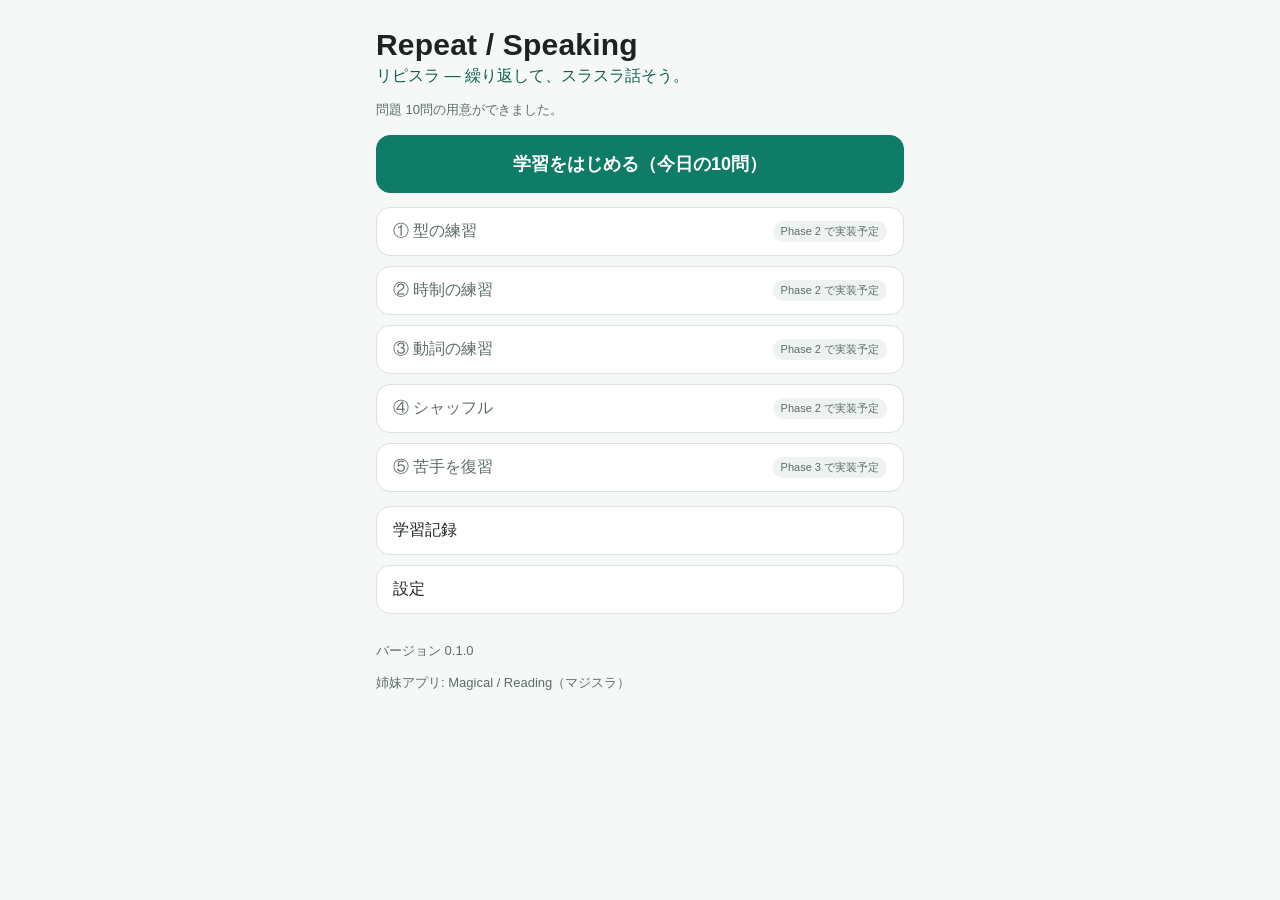
<file: repeat-speaking/index.html>
<!DOCTYPE html>
<html lang="ja">
<head>
<meta charset="UTF-8">
<meta name="viewport" content="width=device-width, initial-scale=1.0, viewport-fit=cover">
<meta name="theme-color" content="#0e7c66">
<title>Repeat / Speaking（リピスラ）</title>
<link rel="stylesheet" href="style.css">
<link rel="icon" href="assets/icons/icon.svg" type="image/svg+xml">
</head>
<body>
<main id="app">

  <!-- S01 ホーム -->
  <section class="screen active" id="screen-home">
    <header class="home-head">
      <h1>Repeat / Speaking</h1>
      <p class="subtitle">リピスラ — 繰り返して、スラスラ話そう。</p>
      <p class="home-status" id="home-status">問題を読み込んでいます。</p>
    </header>

    <nav class="menu">
      <button type="button" class="btn primary big" id="btn-start" disabled>学習をはじめる（今日の10問）</button>

      <div class="menu-group">
        <button type="button" class="btn menu-item" disabled>① 型の練習 <span class="badge">Phase 2 で実装予定</span></button>
        <button type="button" class="btn menu-item" disabled>② 時制の練習 <span class="badge">Phase 2 で実装予定</span></button>
        <button type="button" class="btn menu-item" disabled>③ 動詞の練習 <span class="badge">Phase 2 で実装予定</span></button>
        <button type="button" class="btn menu-item" disabled>④ シャッフル <span class="badge">Phase 2 で実装予定</span></button>
        <button type="button" class="btn menu-item" disabled>⑤ 苦手を復習 <span class="badge">Phase 3 で実装予定</span></button>
      </div>

      <div class="menu-group sub-menu">
        <button type="button" class="btn menu-item" id="btn-open-records">学習記録</button>
        <button type="button" class="btn menu-item" id="btn-open-settings">設定</button>
      </div>
    </nav>

    <footer class="home-foot">
      <p id="home-version"></p>
      <p class="note">姉妹アプリ: Magical / Reading（マジスラ）</p>
    </footer>
  </section>

  <!-- S02 学習設定 / S06 設定 -->
  <section class="screen" id="screen-settings">
    <header class="page-head">
      <h2>設定</h2>
    </header>
    <div class="form">
      <label>問題数
        <select id="set-count">
          <option value="5">5問</option>
          <option value="10" selected>10問</option>
          <option value="20">20問</option>
        </select>
      </label>
      <p class="note">Phase 1 の問題は10問のため、20問を選んでも10問になります。</p>
      <label>難易度
        <select id="set-level">
          <option value="beginner" selected>初級</option>
          <option value="intermediate">中級</option>
          <option value="advanced">上級</option>
        </select>
      </label>
      <label>回答方法
        <select id="set-method">
          <option value="voice" selected>音声</option>
          <option value="text">テキスト</option>
        </select>
      </label>
      <label>ヒント
        <select id="set-hint">
          <option value="off" selected>オフ</option>
          <option value="on">オン</option>
        </select>
      </label>
      <label>お手本再生
        <select id="set-playback">
          <option value="manual" selected>手動</option>
          <option value="auto">回答後自動</option>
        </select>
      </label>
      <label>正解後の進行
        <select id="set-after">
          <option value="manual" selected>手動</option>
          <option value="auto">自動</option>
        </select>
      </label>
      <label>音声言語
        <select id="set-lang">
          <option value="en-US" selected>en-US</option>
          <option value="en-GB">en-GB</option>
        </select>
      </label>
    </div>

    <div class="form update-box">
      <p id="app-version"></p>
      <button type="button" class="btn sub" id="btn-reload">最新版を読み込む</button>
      <p class="note" id="reload-result"></p>
      <p class="note">ログインとクラウド同期は初版では行いません。学習記録はこの端末の中に保存されます。</p>
    </div>

    <div class="nav-row">
      <button type="button" class="btn sub" id="btn-settings-back">戻る</button>
    </div>
  </section>

  <!-- S03 問題・発話 / S04 回答確認（状態切り替え） -->
  <section class="screen" id="screen-practice">
    <div id="practice-main"></div>
  </section>

  <!-- S05 セット結果 -->
  <section class="screen" id="screen-summary">
    <header class="page-head">
      <h2>セット結果</h2>
    </header>
    <div id="summary-body"></div>
    <div class="row-btns">
      <button type="button" class="btn sub" id="btn-summary-home">ホームに戻る</button>
      <button type="button" class="btn primary" id="btn-summary-retry">もう一度練習する</button>
    </div>
  </section>

  <!-- S06 学習記録 -->
  <section class="screen" id="screen-records">
    <header class="page-head">
      <h2>学習記録</h2>
    </header>
    <div id="records-body"></div>
    <div class="nav-row">
      <button type="button" class="btn sub" id="btn-records-back">戻る</button>
    </div>
  </section>

</main>

<script src="js/storage.js"></script>
<script src="js/evaluator.js"></script>
<script src="js/speech.js"></script>
<script src="js/questions.js"></script>
<script src="js/learning.js"></script>
<script src="js/ai-consult.js"></script>
<script src="js/screens.js"></script>
<script src="js/app.js"></script>
</body>
</html>
</file>
<file: repeat-speaking/style.css>
:root {
  --accent: #0e7c66;
  --accent-dark: #0a5f4f;
  --bg: #f6f8f7;
  --card: #ffffff;
  --text: #1c2422;
  --muted: #5d6d68;
  --line: #d9e2de;
  --ok: #178a4c;
  --warn: #b97a12;
  --radius: 14px;
}

* { box-sizing: border-box; }
html, body { margin: 0; padding: 0; }
body {
  font-family: -apple-system, BlinkMacSystemFont, "Hiragino Kaku Gothic ProN", "Noto Sans JP", sans-serif;
  background: var(--bg);
  color: var(--text);
  -webkit-text-size-adjust: 100%;
}

#app { max-width: 560px; margin: 0 auto; padding: 16px 16px 40px; }
.screen { display: none; }
.screen.active { display: block; }

h1 { font-size: 30px; margin: 12px 0 4px; letter-spacing: 0.2px; }
h2 { font-size: 22px; margin: 8px 0; }
.subtitle { color: var(--accent-dark); font-size: 16px; margin: 0 0 8px; }
.home-status, .note { color: var(--muted); font-size: 13px; line-height: 1.6; }
.home-foot { margin-top: 28px; color: var(--muted); font-size: 13px; }

.btn {
  appearance: none; border: 1px solid var(--line); background: var(--card); color: var(--text);
  border-radius: var(--radius); padding: 13px 16px; font-size: 16px; cursor: pointer;
  min-height: 48px;
}
.btn.primary { background: var(--accent); border-color: var(--accent); color: #fff; font-weight: 700; }
.btn.primary:disabled { background: #9db8b1; border-color: #9db8b1; }
.btn.big { width: 100%; font-size: 18px; padding: 16px; }
.btn.sub { background: var(--card); }
.btn.linklike { border: none; background: none; color: var(--accent-dark); text-decoration: underline; min-height: 40px; }
.btn:disabled { color: var(--muted); cursor: default; }
.btn:active { transform: translateY(1px); }

.menu { display: flex; flex-direction: column; gap: 14px; margin-top: 14px; }
.menu-group { display: flex; flex-direction: column; gap: 10px; }
.menu-item { display: flex; justify-content: space-between; align-items: center; text-align: left; gap: 8px; }
.badge { font-size: 11px; color: var(--muted); background: #eef3f1; border-radius: 999px; padding: 3px 8px; white-space: nowrap; }

.form { display: flex; flex-direction: column; gap: 14px; background: var(--card); border: 1px solid var(--line); border-radius: var(--radius); padding: 16px; }
.form label { display: flex; justify-content: space-between; align-items: center; gap: 12px; font-size: 15px; }
.form select { font-size: 16px; padding: 8px; border-radius: 10px; border: 1px solid var(--line); background: #fff; }
.update-box { margin-top: 14px; }
.nav-row { display: flex; justify-content: flex-start; margin-top: 18px; }

.practice-head { margin-bottom: 12px; }
.practice-title { font-weight: 700; font-size: 18px; }
.practice-meta { display: flex; justify-content: space-between; color: var(--muted); font-size: 13px; margin-top: 4px; }
.progress { height: 8px; background: #e3eae7; border-radius: 999px; overflow: hidden; margin-top: 8px; }
.progress-bar { height: 100%; background: var(--accent); transition: width 0.25s ease; }

.prompt-card, .answer-card, .model-card {
  background: var(--card); border: 1px solid var(--line); border-radius: var(--radius); padding: 18px 16px;
}
.prompt-ja { font-size: 24px; line-height: 1.7; margin: 4px 0; font-weight: 600; }
.prompt-context { color: var(--muted); font-size: 14px; margin: 8px 0 0; line-height: 1.6; }
.notice { background: #fdf3e0; border: 1px solid #ecd9ac; border-radius: 10px; padding: 10px 12px; font-size: 14px; line-height: 1.6; }

.mic-zone { display: flex; flex-direction: column; align-items: center; gap: 10px; margin: 22px 0 8px; }
.mic-btn {
  width: 96px; height: 96px; border-radius: 50%; border: none; font-size: 42px; cursor: pointer;
  background: var(--accent); color: #fff; box-shadow: 0 6px 18px rgba(14, 124, 102, 0.35);
}
.mic-btn.listening { background: #c0392b; animation: pulse 1.1s ease-in-out infinite; }
@keyframes pulse { 0% { transform: scale(1); } 50% { transform: scale(1.07); } 100% { transform: scale(1); } }
.mic-state { color: var(--muted); font-size: 14px; text-align: center; margin: 0; line-height: 1.6; }

.row-btns { display: flex; gap: 10px; margin-top: 16px; }
.row-btns .btn { flex: 1; }
.hint-area { margin-top: 12px; }
.hint-line { background: #eef6f3; border-radius: 10px; padding: 10px 12px; font-size: 15px; line-height: 1.6; margin: 8px 0; }
.hint-tag { display: inline-block; font-size: 11px; font-weight: 700; color: var(--accent-dark); background: #d9ece5; border-radius: 6px; padding: 2px 6px; margin-right: 8px; }

.text-input-zone { margin-top: 10px; text-align: center; }
.text-input-zone textarea {
  width: 100%; font-size: 17px; padding: 12px; border: 1px solid var(--line); border-radius: 10px; margin-bottom: 10px;
  font-family: inherit;
}
.text-input-zone .btn { width: 100%; }
.hidden { display: none !important; }

.answer-label { color: var(--muted); font-size: 13px; margin: 0 0 6px; }
.answer-text { font-size: 20px; line-height: 1.6; margin: 0 0 14px; font-weight: 600; }
.verdict { font-size: 22px; font-weight: 800; }
.verdict.ok { color: var(--ok); }
.verdict.undetermined { color: var(--warn); font-size: 19px; }
.verdict.failed { color: #b03a2e; font-size: 19px; }
.verdict-note { color: var(--muted); font-size: 14px; line-height: 1.7; margin: 6px 0 0; }

.model-card { margin-top: 14px; }
.model-head { display: flex; justify-content: space-between; align-items: center; font-weight: 700; margin-bottom: 8px; }
.toggle-group { display: inline-flex; border: 1px solid var(--line); border-radius: 999px; overflow: hidden; }
.toggle { border: none; background: #fff; padding: 6px 12px; font-size: 13px; cursor: pointer; }
.toggle.active { background: var(--accent); color: #fff; font-weight: 700; }
.model-normal, .model-chunks { font-size: 20px; line-height: 1.8; margin: 6px 0; }
.chunk { border: none; background: #eef6f3; border-radius: 8px; padding: 4px 8px; font-size: 19px; cursor: pointer; font-family: inherit; }
.chunk:active { background: #d9ece5; }
.chunk-sep { color: var(--muted); margin: 0 6px; }
.chunk-ja { background: #fdf6e3; border-radius: 10px; padding: 10px 12px; font-size: 14px; line-height: 1.7; }
.explanation { color: var(--muted); font-size: 14px; line-height: 1.7; }

.summary-total { font-size: 17px; font-weight: 600; line-height: 1.7; }
.summary-list { line-height: 2; font-size: 16px; padding-left: 20px; }
.records-list { list-style: none; padding: 0; margin: 0; display: flex; flex-direction: column; gap: 10px; }
.records-list li { background: var(--card); border: 1px solid var(--line); border-radius: var(--radius); padding: 12px 14px; }
.record-head { display: flex; justify-content: space-between; color: var(--muted); font-size: 12px; }
.record-q { font-weight: 600; margin-top: 6px; line-height: 1.6; }
.record-a { margin-top: 4px; line-height: 1.6; }
.record-meta { color: var(--muted); font-size: 12px; margin-top: 4px; }
</file>
